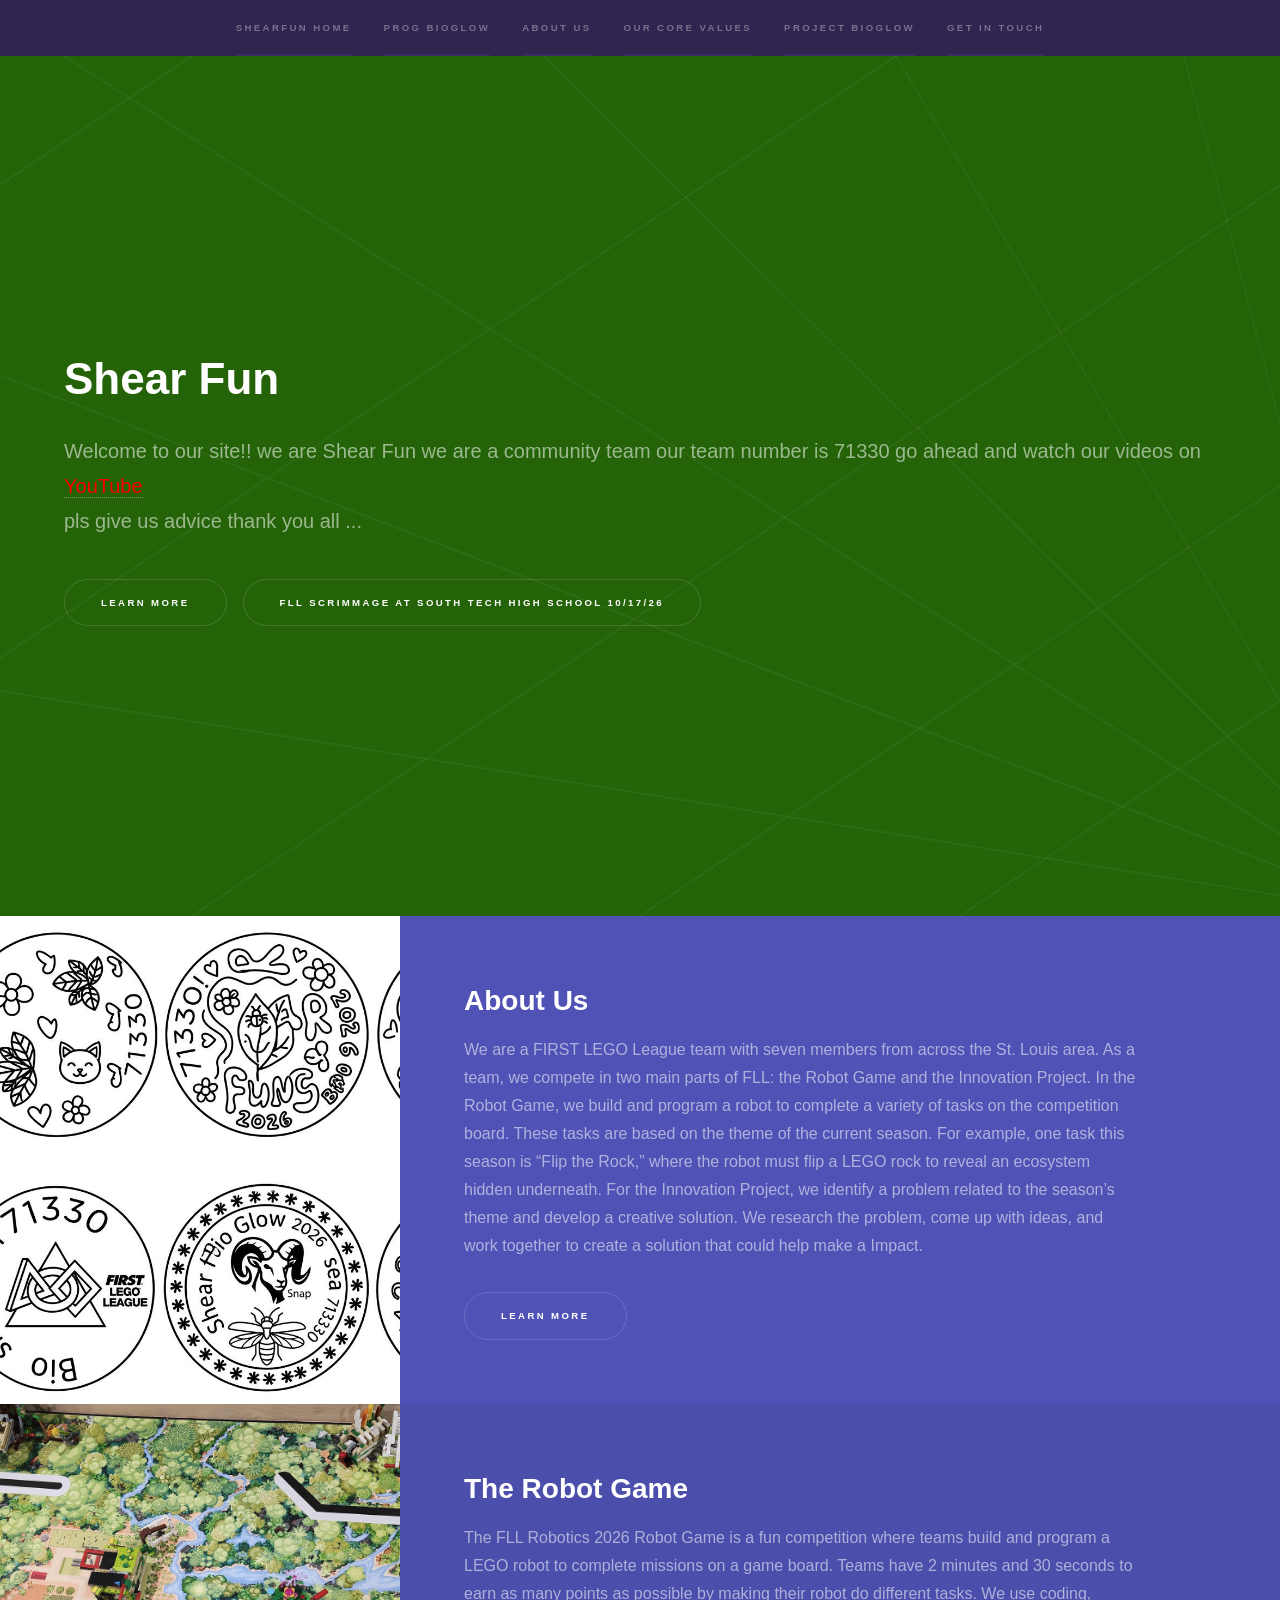
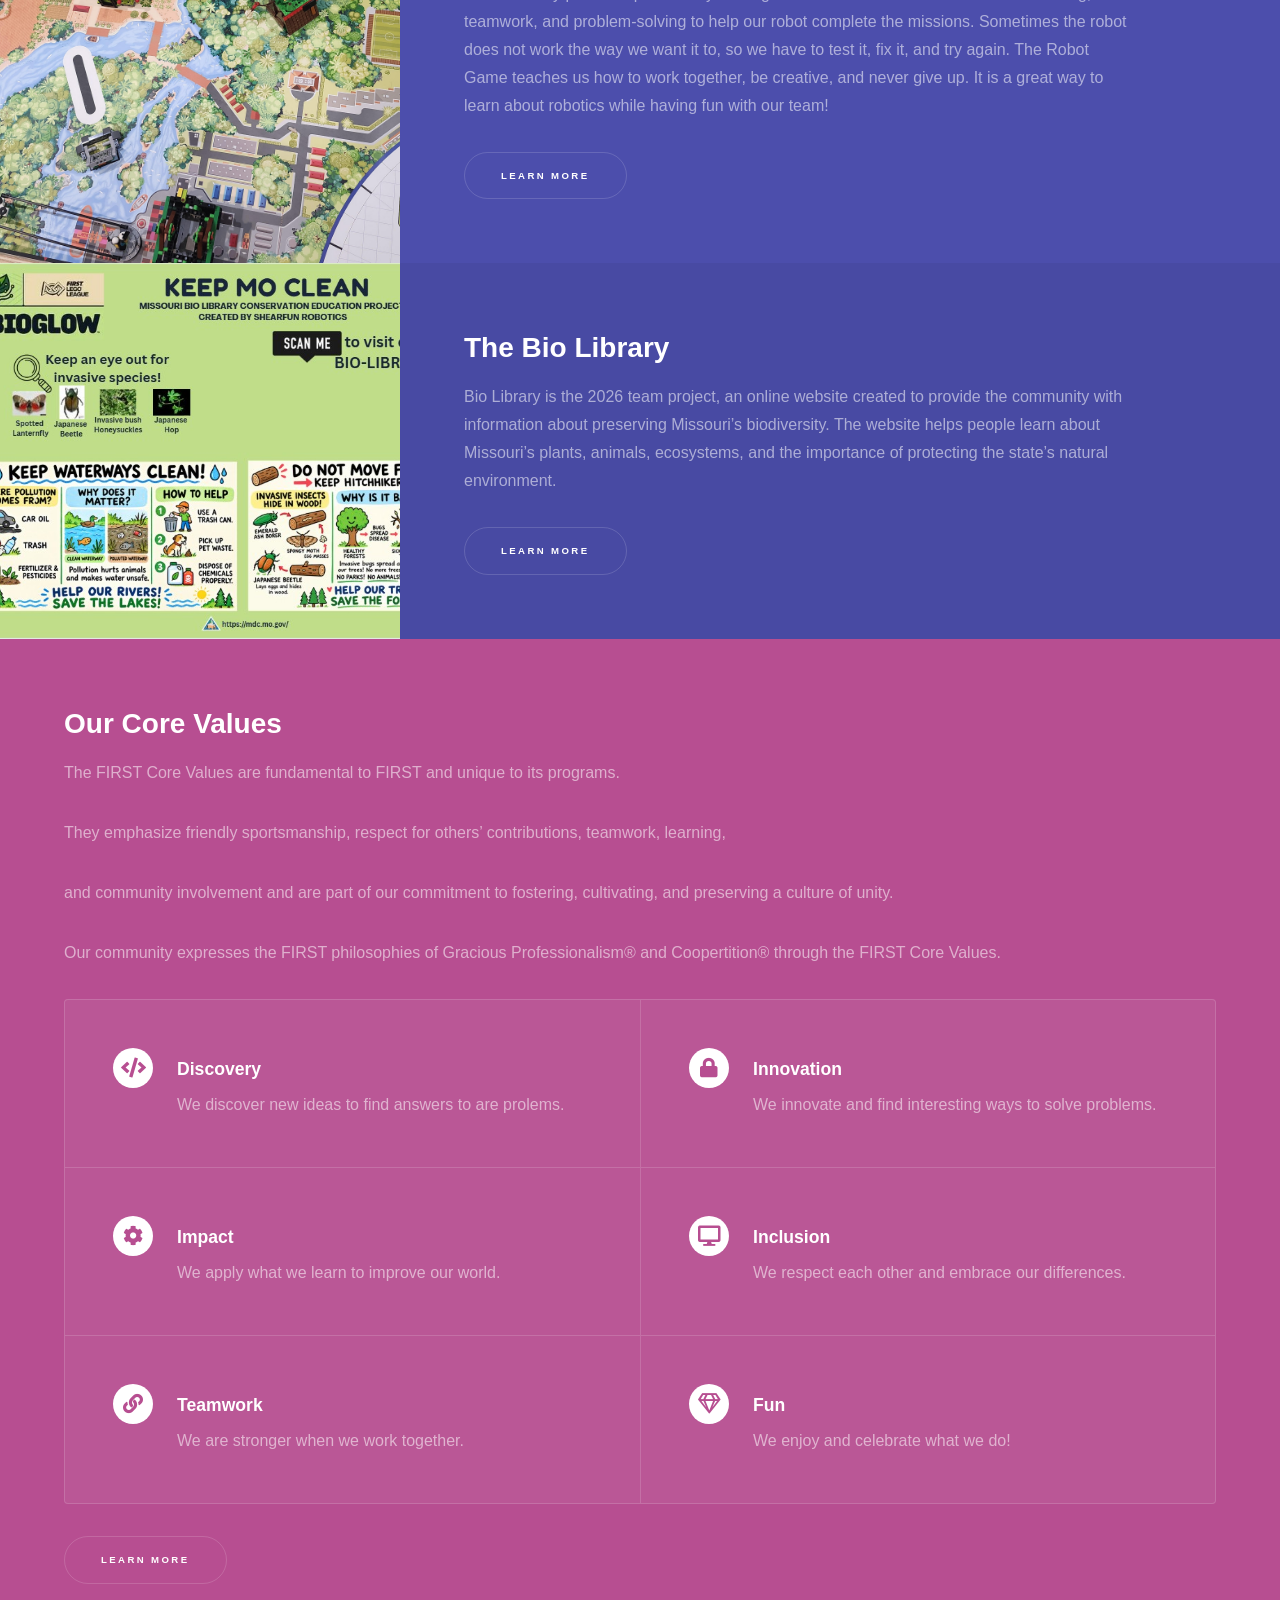
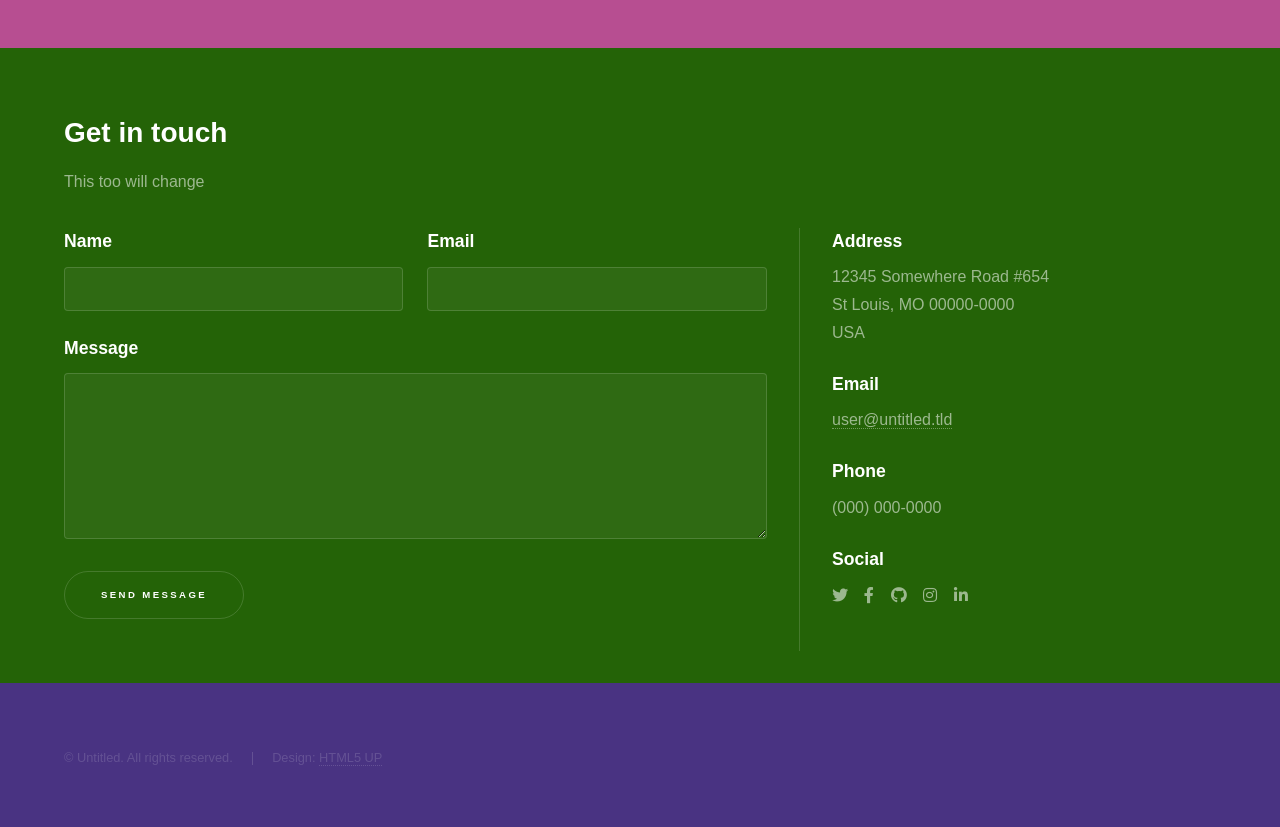
<file: index.html>
<!DOCTYPE HTML>
<!--
	Hyperspace by HTML5 UP
	html5up.net | @ajlkn
	Free for personal and commercial use under the CCA 3.0 license (html5up.net/license)
-->
<html>
	<head>
		<title>Shear Fun</title>
		<meta charset="utf-8" />
		<meta name="viewport" content="width=device-width, initial-scale=1, user-scalable=no" />
		<link rel="stylesheet" href="assets/css/main.css" />
		<noscript><link rel="stylesheet" href="assets/css/noscript.css" /></noscript>
	</head>
	<body class="is-preload">

		<!-- Sidebar -->
			<section id="sidebar">
				<div class="inner">
					<nav>
						<ul>
							<li><a href="index.html">ShearFun Home</a></li>
                            <li><a href="prog_bioglow.html">Prog Bioglow</a></li>
    						<li><a href="one.html">About Us</a></li>
							<li><a href="two.html">Our Core Values</a></li>
							<li><a href="prog_bioglow.html">Project Bioglow</a></li>
							<li><a href="four.html">Get in touch</a></li>
							<!--  <li><a href="Links.html">Links</a></li>-->
						</ul>
					</nav>
				</div>
			</section>

		<!-- Wrapper -->
			<div id="wrapper">

				<!-- Intro -->
					<section id="intro" class="wrapper style1 fullscreen fade-up">
						<div class="inner">
							<h1>Shear Fun</h1>
							<p>Welcome to our site!! we are Shear Fun we are a community team our team number is 71330 go ahead and watch our videos on <a href="https://www.youtube.com/channel/UCXS0x1T_vIO4-irNtNxXidA" style="color: #FF0000;">
    YouTube
</a>
<br />
							pls give us advice thank you all ... <!-- <a href="http://html5up.net/license">Creative Commons</a>.</p> --> 
							<ul class="actions">
								<li><a href="#one" class="button scrolly">Learn more</a></li>
								<li><a href="https://www.flickr.com/photos/ftcstlouis/albums/72177720336226936/" class="button scrolly">FLL Scrimmage at South Tech High School 10/17/26</a></li>
							</ul>
						</div>
					</section>

				<!-- One -->
					<section id="one" class="wrapper style2 spotlights">
  					  <section>
      					  <a href="one.html" class="image">
          					  <img src="images/Buttons.jpg" alt="" data-position="25% 25%" />
      					  </a>
       					 <div class="content">
           					 <div class="inner">
               					 <h2>About Us</h2>
               					 <p>We are a FIRST LEGO League team with seven members from across the St. Louis area. As a team, we compete in two main parts of FLL: the Robot Game and the Innovation Project.

In the Robot Game, we build and program a robot to complete a variety of tasks on the competition board. These tasks are based on the theme of the current season. For example, one task this season is “Flip the Rock,” where the robot must flip a LEGO rock to reveal an ecosystem hidden underneath.

For the Innovation Project, we identify a problem related to the season’s theme and develop a creative solution. We research the problem, come up with ideas, and work together to create a solution that could help make a Impact.</p>
              					  <ul class="actions">
                  					  <li><a href="one.html" class="button">Learn more</a></li>
               					 </ul>
           					 </div>
       					 </div>
   					 </section>
				
						<section>
							<a href="two.html" class="image">
								<img src="images/26field.jpg" alt="" data-position="top center" /></a>
							<div class="content">
								<div class="inner">
									<h2>The Robot Game</h2>
									<p>The FLL Robotics 2026 Robot Game is a fun competition where teams build and program a LEGO robot to complete missions on a game board. Teams have 2 minutes and 30 seconds to earn as many points as possible by making their robot do different tasks. We use coding, teamwork, and problem-solving to help our robot complete the missions. Sometimes the robot does not work the way we want it to, so we have to test it, fix it, and try again. The Robot Game teaches us how to work together, be creative, and never give up. It is a great way to learn about robotics while having fun with our team! </p>
									<ul class="actions">
										<li><a href="two.html" class="button">Learn more</a></li>
									</ul>
								</div>
							</div>
						</section>
						<section>
							<a href="Prog_Bioglow.html" class="image">
								<img src="images/pic03.jpg" alt="" data-position="25% 25%" /></a>
							<div class="content">
								<div class="inner">
									<h2>The Bio Library</h2>
									<p>Bio Library is the 2026 team project, an online website created to provide the community with information about preserving Missouri’s biodiversity. The website helps people learn about Missouri’s plants, animals, ecosystems, and the importance of protecting the state’s natural environment.</p>
									<ul class="actions">
										<li><a href="Bio_Library2.html" class="button">Learn more</a></li>
									</ul>
								</div>
							</div>
						</section>
				

				<!-- Two -->
					<section id="two" class="wrapper style3 fade-up">
						<div class="inner">
							<h2> Our Core Values</h2>
							<p>The FIRST Core Values are fundamental to FIRST and unique to its programs.</p> 
							<p>They emphasize friendly sportsmanship, respect for others’ contributions, teamwork, learning,</p>  
							<p>and community involvement and are part of our commitment to fostering, cultivating, and preserving a culture of unity.</p>
							<p>  </p>
							<p>Our community expresses the FIRST philosophies of Gracious Professionalism® and Coopertition® through the FIRST Core Values.</p>
							<div class="features">
								<section>
									<span class="icon solid major fa-code"></span>
									<h3>Discovery</h3>
									<p>We discover new ideas to find answers to are prolems.</p>
								</section>
								<section>
									<span class="icon solid major fa-lock"></span>
									<h3>Innovation</h3>
									<p>We innovate and find interesting ways to solve problems.</p>
								</section>
								<section>
									<span class="icon solid major fa-cog"></span>
									<h3>Impact</h3>
									<p>We apply what we learn to improve our world. </p>
								</section>
								<section>
									<span class="icon solid major fa-desktop"></span>
									<h3>Inclusion</h3>
									<p>We respect each other and embrace our differences.</p>
								</section>
								<section>
									<span class="icon solid major fa-link"></span>
									<h3>Teamwork</h3>
									<p>We are stronger when we work together.</p>
								</section>
								<section>
									<span class="icon major fa-gem"></span>
									<h3>Fun</h3>
									<p>We enjoy and celebrate what we do!</p>
								</section>
							</div>
							<ul class="actions">
								<li><a href="https://firstlegoleague.org/" class="button">Learn more</a></li>
							</ul>
						</div>
					</section>
				
				<!-- three-->
				<!--
					<section id="three" class="wrapper style2 spotlights">
						<section>
							<a href="#" class="image"><img src="images/pic04.jpg" alt="" data-position="center center" /></a>
							<div class="content">
								<div class="inner">
									<h2>new</h2>
									<p>Add Add Add 1</p>
									<ul class="actions">
										<li><a href="one.html" class="button">Learn more</a></li>
									</ul>
								</div>
							</div>
						</section>
						<section>
							<a href="#" class="image"><img src="images/pic02.jpg" alt="" data-position="top center" /></a>
							<div class="content">
								<div class="inner">
									<h2>new2</h2>
									<p>Add Add Add 2</p>
									<ul class="actions">
										<li><a href="Prog_Bioglow.html" class="button">Learn more</a></li>
									</ul>
								</div>
							</div>
						</section>
						<section>
							<a href="#" class="image"><img src="images/pic06.jpg" alt="" data-position="25% 25%" /></a>
							<div class="content">
								<div class="inner">
									<h2>new3</h2>
									<p>Add Add Add 3.</p>
									<ul class="actions">
										<li><a href="generic.html" class="button">Learn more</a></li>
									</ul>
								</div>
							</div>
						</section>
					</section>
				--> 
				
				<!-- four -->
					<section id="four" class="wrapper style1 fade-up">
						<div class="inner">
							<h2>Get in touch</h2>
							<p>This too will change</p>
							<div class="split style1">
								<section>
									<form method="post" action="#">
										<div class="fields">
											<div class="field half">
												<label for="name">Name</label>
												<input type="text" name="name" id="name" />
											</div>
											<div class="field half">
												<label for="email">Email</label>
												<input type="text" name="email" id="email" />
											</div>
											<div class="field">
												<label for="message">Message</label>
												<textarea name="message" id="message" rows="5"></textarea>
											</div>
										</div>
										<ul class="actions">
											<li><a href="" class="button submit">Send Message</a></li>
										</ul>
									</form>
								</section>
								<section>
									<ul class="contact">
										<li>
											<h3>Address</h3>
											<span>12345 Somewhere Road #654<br />
											St Louis, MO 00000-0000<br />
											USA</span>
										</li>
										<li>
											<h3>Email</h3>
											<a href="#">user@untitled.tld</a>
										</li>
										<li>
											<h3>Phone</h3>
											<span>(000) 000-0000</span>
										</li>
										<li>
											<h3>Social</h3>
											<ul class="icons">
												<li><a href="#" class="icon brands fa-twitter"><span class="label">Twitter</span></a></li>
												<li><a href="#" class="icon brands fa-facebook-f"><span class="label">Facebook</span></a></li>
												<li><a href="#" class="icon brands fa-github"><span class="label">GitHub</span></a></li>
												<li><a href="#" class="icon brands fa-instagram"><span class="label">Instagram</span></a></li>
												<li><a href="#" class="icon brands fa-linkedin-in"><span class="label">LinkedIn</span></a></li>
											</ul>
										</li>
									</ul>
								</section>
							</div>
						</div>
					</section>

			</div>

		<!-- Footer -->
			<footer id="footer" class="wrapper style1-alt">
				<div class="inner">
					<ul class="menu">
						<li>&copy; Untitled. All rights reserved.</li><li>Design: <a href="http://html5up.net">HTML5 UP</a></li>
					</ul>
				</div>
			</footer>

		<!-- Scripts -->
			<script src="assets/js/jquery.min.js"></script>
			<script src="assets/js/jquery.scrollex.min.js"></script>
			<script src="assets/js/jquery.scrolly.min.js"></script>
			<script src="assets/js/browser.min.js"></script>
			<script src="assets/js/breakpoints.min.js"></script>
			<script src="assets/js/util.js"></script>
			<script src="assets/js/main.js"></script>

	</body>
</html>
</file>
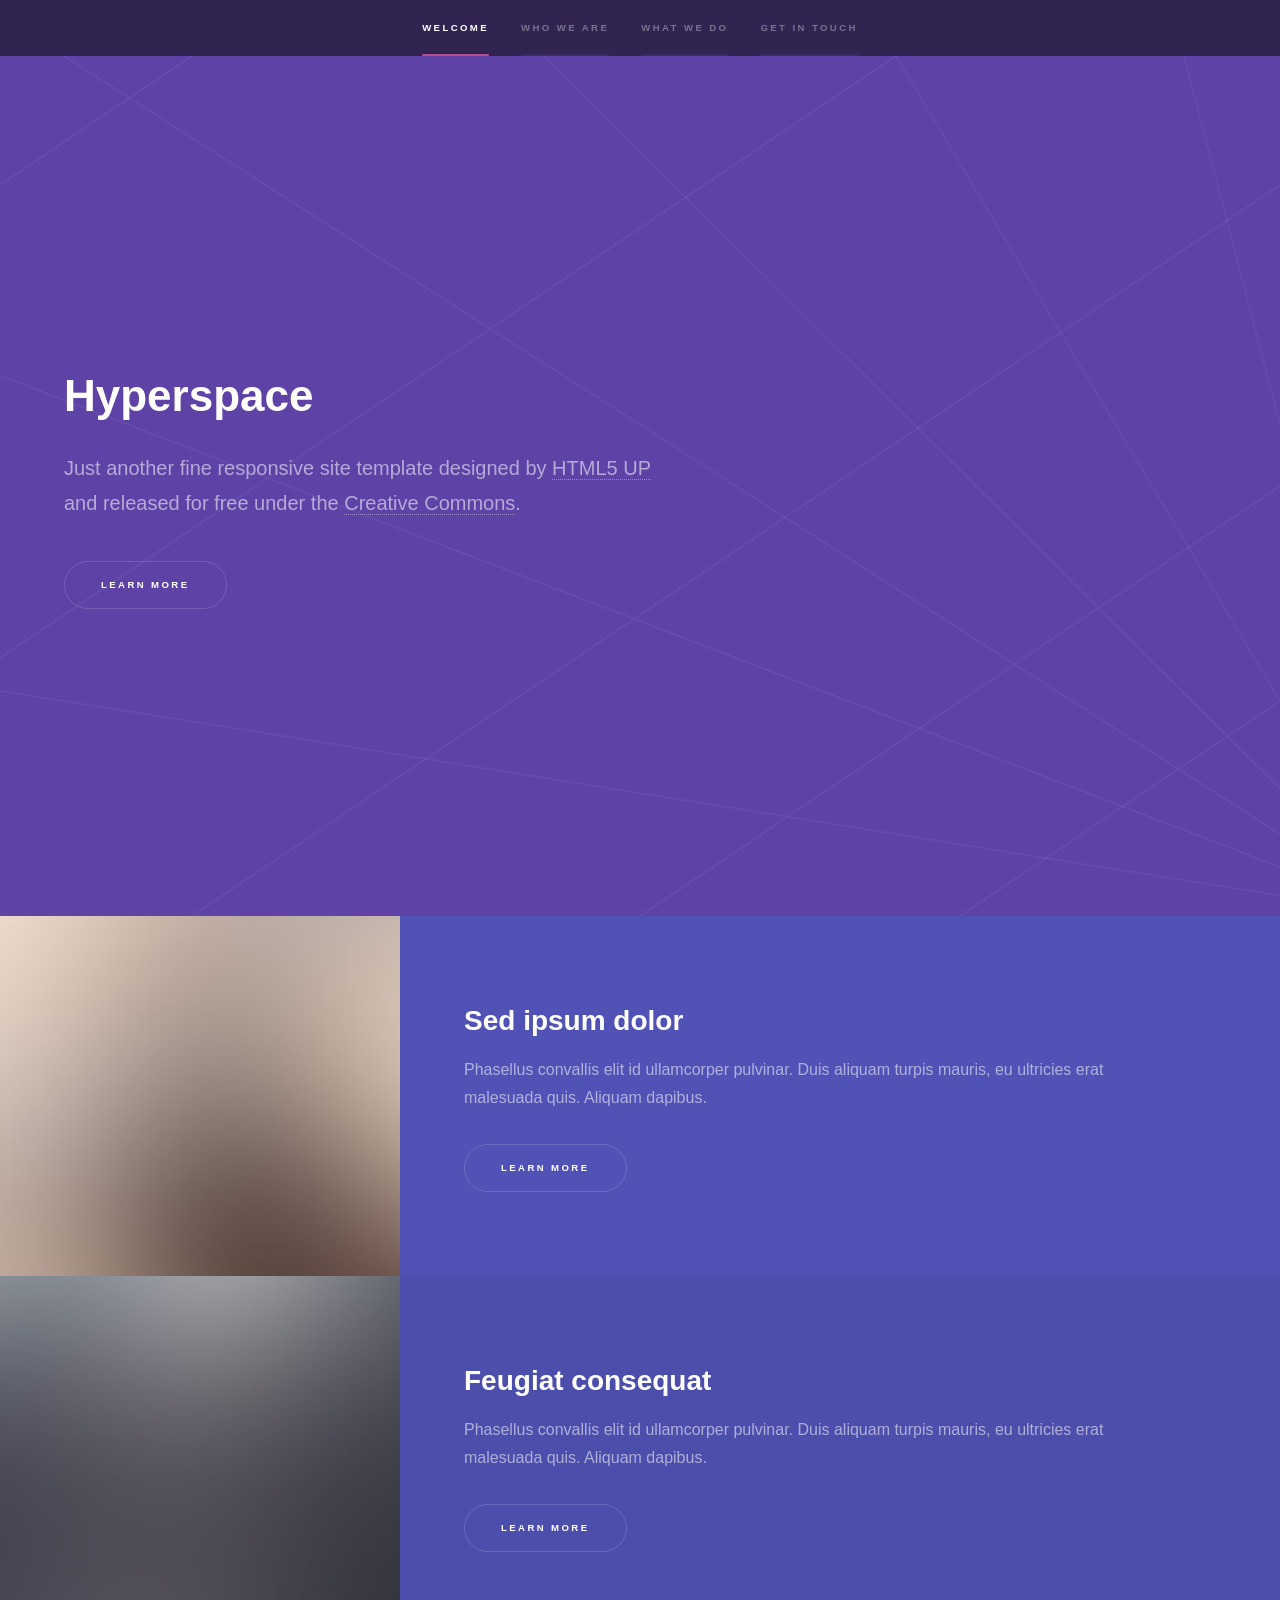
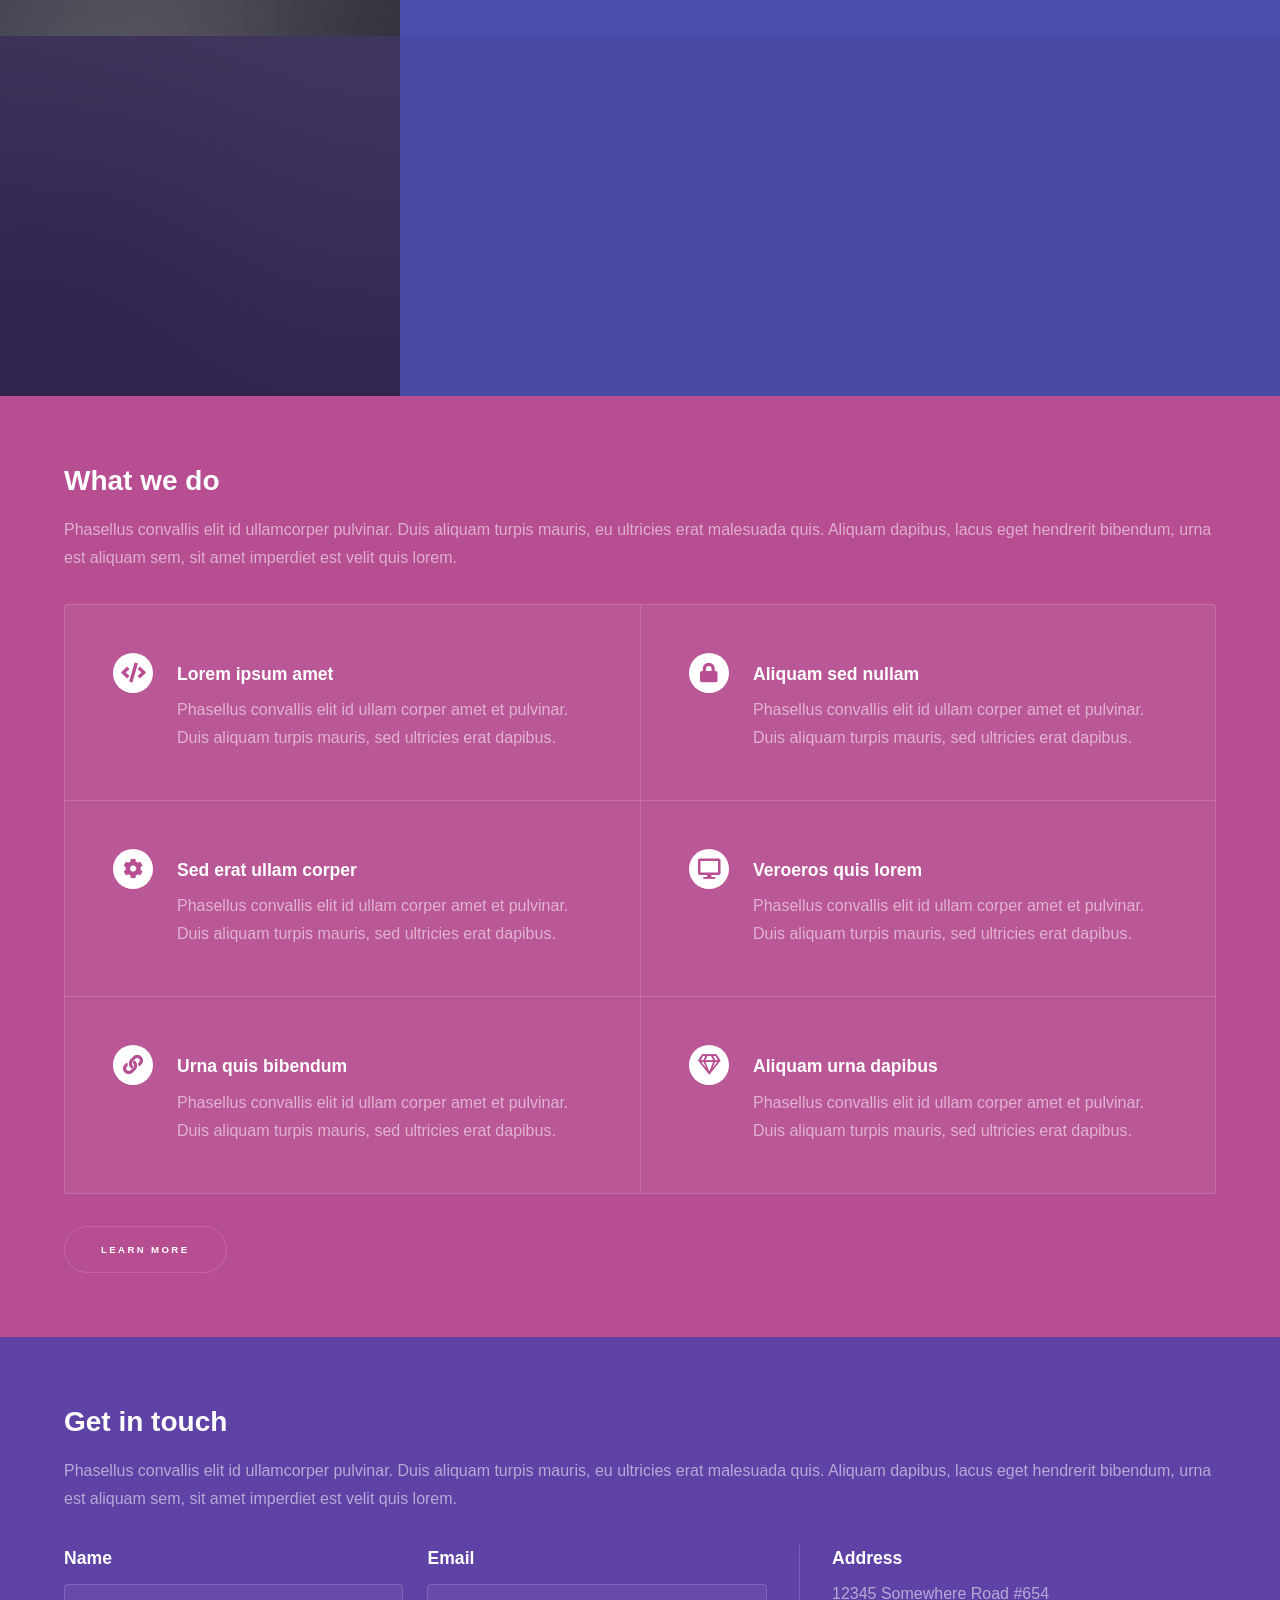
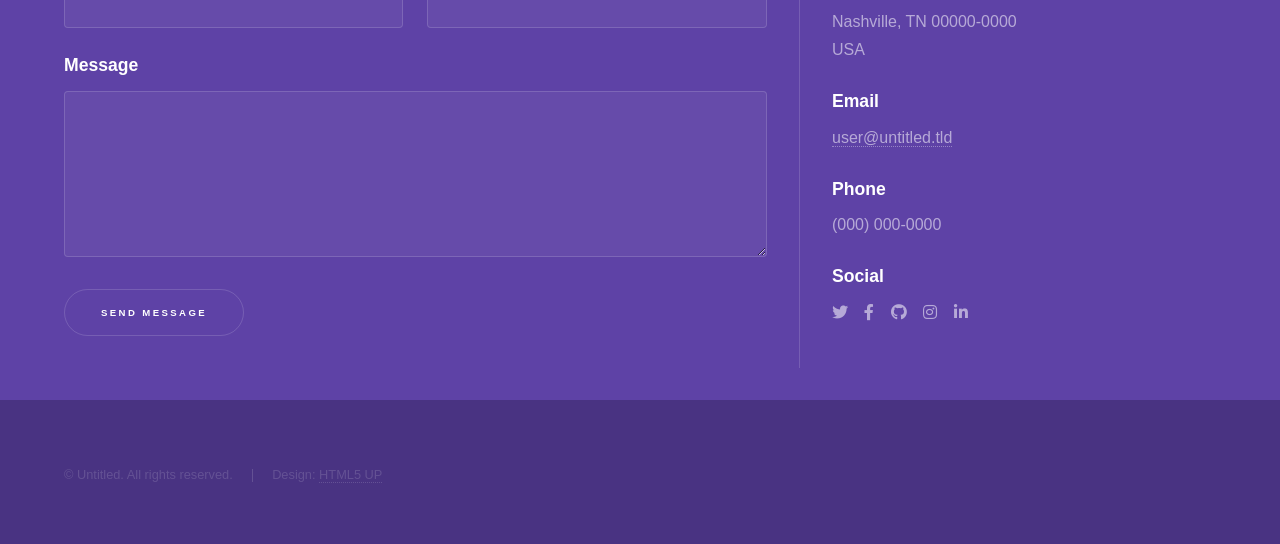
<file: html5up-hyperspace/index.html>
<!DOCTYPE HTML>
<!--
	Hyperspace by HTML5 UP
	html5up.net | @ajlkn
	Free for personal and commercial use under the CCA 3.0 license (html5up.net/license)
-->
<html>
	<head>
		<title>Hyperspace by HTML5 UP</title>
		<meta charset="utf-8" />
		<meta name="viewport" content="width=device-width, initial-scale=1, user-scalable=no" />
		<link rel="stylesheet" href="assets/css/main.css" />
		<noscript><link rel="stylesheet" href="assets/css/noscript.css" /></noscript>
	</head>
	<body class="is-preload">

		<!-- Sidebar -->
			<section id="sidebar">
				<div class="inner">
					<nav>
						<ul>
							<li><a href="#intro">Welcome</a></li>
							<li><a href="#one">Who we are</a></li>
							<li><a href="#two">What we do</a></li>
							<li><a href="#three">Get in touch</a></li>
						</ul>
					</nav>
				</div>
			</section>

		<!-- Wrapper -->
			<div id="wrapper">

				<!-- Intro -->
					<section id="intro" class="wrapper style1 fullscreen fade-up">
						<div class="inner">
							<h1>Hyperspace</h1>
							<p>Just another fine responsive site template designed by <a href="http://html5up.net">HTML5 UP</a><br />
							and released for free under the <a href="http://html5up.net/license">Creative Commons</a>.</p>
							<ul class="actions">
								<li><a href="#one" class="button scrolly">Learn more</a></li>
							</ul>
						</div>
					</section>

				<!-- One -->
					<section id="one" class="wrapper style2 spotlights">
						<section>
							<a href="#" class="image"><img src="images/pic01.jpg" alt="" data-position="center center" /></a>
							<div class="content">
								<div class="inner">
									<h2>Sed ipsum dolor</h2>
									<p>Phasellus convallis elit id ullamcorper pulvinar. Duis aliquam turpis mauris, eu ultricies erat malesuada quis. Aliquam dapibus.</p>
									<ul class="actions">
										<li><a href="generic.html" class="button">Learn more</a></li>
									</ul>
								</div>
							</div>
						</section>
						<section>
							<a href="#" class="image"><img src="images/pic02.jpg" alt="" data-position="top center" /></a>
							<div class="content">
								<div class="inner">
									<h2>Feugiat consequat</h2>
									<p>Phasellus convallis elit id ullamcorper pulvinar. Duis aliquam turpis mauris, eu ultricies erat malesuada quis. Aliquam dapibus.</p>
									<ul class="actions">
										<li><a href="generic.html" class="button">Learn more</a></li>
									</ul>
								</div>
							</div>
						</section>
						<section>
							<a href="#" class="image"><img src="images/pic03.jpg" alt="" data-position="25% 25%" /></a>
							<div class="content">
								<div class="inner">
									<h2>Ultricies aliquam</h2>
									<p>Phasellus convallis elit id ullamcorper pulvinar. Duis aliquam turpis mauris, eu ultricies erat malesuada quis. Aliquam dapibus.</p>
									<ul class="actions">
										<li><a href="generic.html" class="button">Learn more</a></li>
									</ul>
								</div>
							</div>
						</section>
					</section>

				<!-- Two -->
					<section id="two" class="wrapper style3 fade-up">
						<div class="inner">
							<h2>What we do</h2>
							<p>Phasellus convallis elit id ullamcorper pulvinar. Duis aliquam turpis mauris, eu ultricies erat malesuada quis. Aliquam dapibus, lacus eget hendrerit bibendum, urna est aliquam sem, sit amet imperdiet est velit quis lorem.</p>
							<div class="features">
								<section>
									<span class="icon solid major fa-code"></span>
									<h3>Lorem ipsum amet</h3>
									<p>Phasellus convallis elit id ullam corper amet et pulvinar. Duis aliquam turpis mauris, sed ultricies erat dapibus.</p>
								</section>
								<section>
									<span class="icon solid major fa-lock"></span>
									<h3>Aliquam sed nullam</h3>
									<p>Phasellus convallis elit id ullam corper amet et pulvinar. Duis aliquam turpis mauris, sed ultricies erat dapibus.</p>
								</section>
								<section>
									<span class="icon solid major fa-cog"></span>
									<h3>Sed erat ullam corper</h3>
									<p>Phasellus convallis elit id ullam corper amet et pulvinar. Duis aliquam turpis mauris, sed ultricies erat dapibus.</p>
								</section>
								<section>
									<span class="icon solid major fa-desktop"></span>
									<h3>Veroeros quis lorem</h3>
									<p>Phasellus convallis elit id ullam corper amet et pulvinar. Duis aliquam turpis mauris, sed ultricies erat dapibus.</p>
								</section>
								<section>
									<span class="icon solid major fa-link"></span>
									<h3>Urna quis bibendum</h3>
									<p>Phasellus convallis elit id ullam corper amet et pulvinar. Duis aliquam turpis mauris, sed ultricies erat dapibus.</p>
								</section>
								<section>
									<span class="icon major fa-gem"></span>
									<h3>Aliquam urna dapibus</h3>
									<p>Phasellus convallis elit id ullam corper amet et pulvinar. Duis aliquam turpis mauris, sed ultricies erat dapibus.</p>
								</section>
							</div>
							<ul class="actions">
								<li><a href="generic.html" class="button">Learn more</a></li>
							</ul>
						</div>
					</section>

				<!-- Three -->
					<section id="three" class="wrapper style1 fade-up">
						<div class="inner">
							<h2>Get in touch</h2>
							<p>Phasellus convallis elit id ullamcorper pulvinar. Duis aliquam turpis mauris, eu ultricies erat malesuada quis. Aliquam dapibus, lacus eget hendrerit bibendum, urna est aliquam sem, sit amet imperdiet est velit quis lorem.</p>
							<div class="split style1">
								<section>
									<form method="post" action="#">
										<div class="fields">
											<div class="field half">
												<label for="name">Name</label>
												<input type="text" name="name" id="name" />
											</div>
											<div class="field half">
												<label for="email">Email</label>
												<input type="text" name="email" id="email" />
											</div>
											<div class="field">
												<label for="message">Message</label>
												<textarea name="message" id="message" rows="5"></textarea>
											</div>
										</div>
										<ul class="actions">
											<li><a href="" class="button submit">Send Message</a></li>
										</ul>
									</form>
								</section>
								<section>
									<ul class="contact">
										<li>
											<h3>Address</h3>
											<span>12345 Somewhere Road #654<br />
											Nashville, TN 00000-0000<br />
											USA</span>
										</li>
										<li>
											<h3>Email</h3>
											<a href="#">user@untitled.tld</a>
										</li>
										<li>
											<h3>Phone</h3>
											<span>(000) 000-0000</span>
										</li>
										<li>
											<h3>Social</h3>
											<ul class="icons">
												<li><a href="#" class="icon brands fa-twitter"><span class="label">Twitter</span></a></li>
												<li><a href="#" class="icon brands fa-facebook-f"><span class="label">Facebook</span></a></li>
												<li><a href="#" class="icon brands fa-github"><span class="label">GitHub</span></a></li>
												<li><a href="#" class="icon brands fa-instagram"><span class="label">Instagram</span></a></li>
												<li><a href="#" class="icon brands fa-linkedin-in"><span class="label">LinkedIn</span></a></li>
											</ul>
										</li>
									</ul>
								</section>
							</div>
						</div>
					</section>

			</div>

		<!-- Footer -->
			<footer id="footer" class="wrapper style1-alt">
				<div class="inner">
					<ul class="menu">
						<li>&copy; Untitled. All rights reserved.</li><li>Design: <a href="http://html5up.net">HTML5 UP</a></li>
					</ul>
				</div>
			</footer>

		<!-- Scripts -->
			<script src="assets/js/jquery.min.js"></script>
			<script src="assets/js/jquery.scrollex.min.js"></script>
			<script src="assets/js/jquery.scrolly.min.js"></script>
			<script src="assets/js/browser.min.js"></script>
			<script src="assets/js/breakpoints.min.js"></script>
			<script src="assets/js/util.js"></script>
			<script src="assets/js/main.js"></script>

	</body>
</html>
</file>
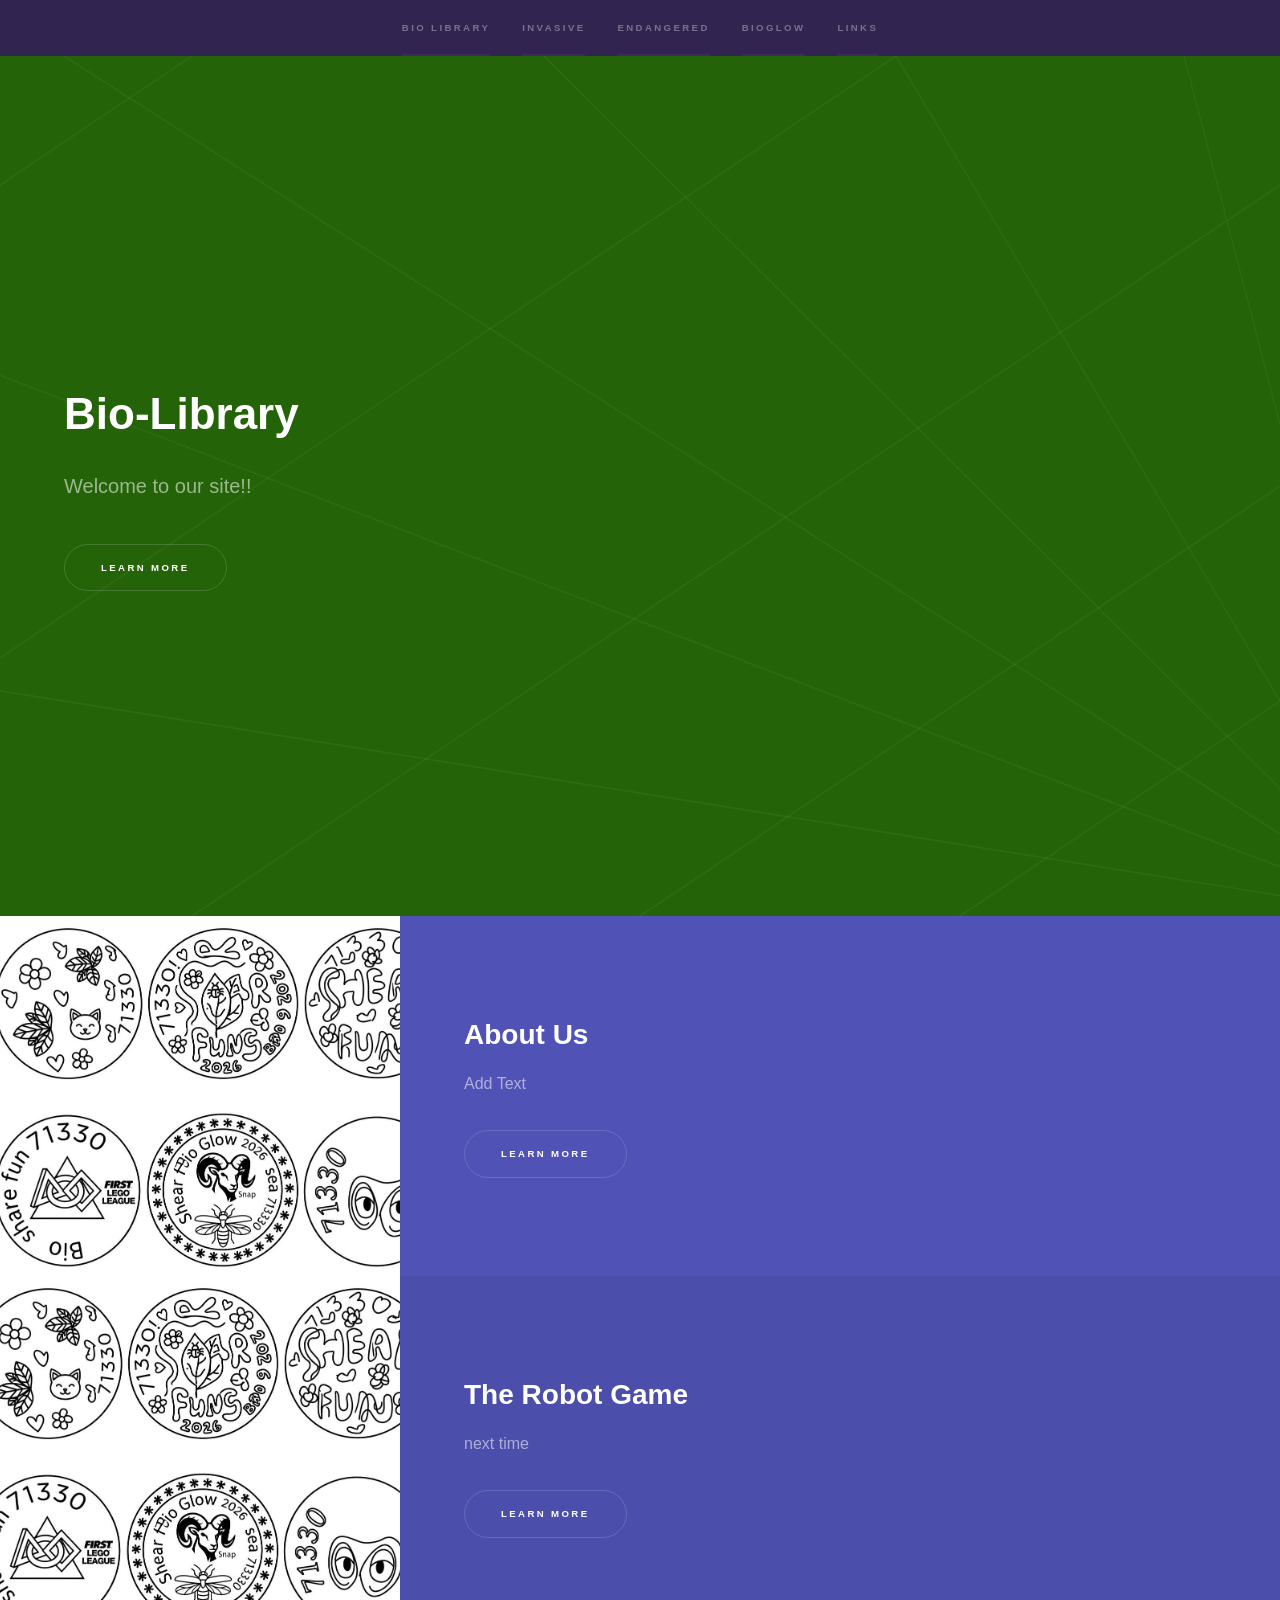
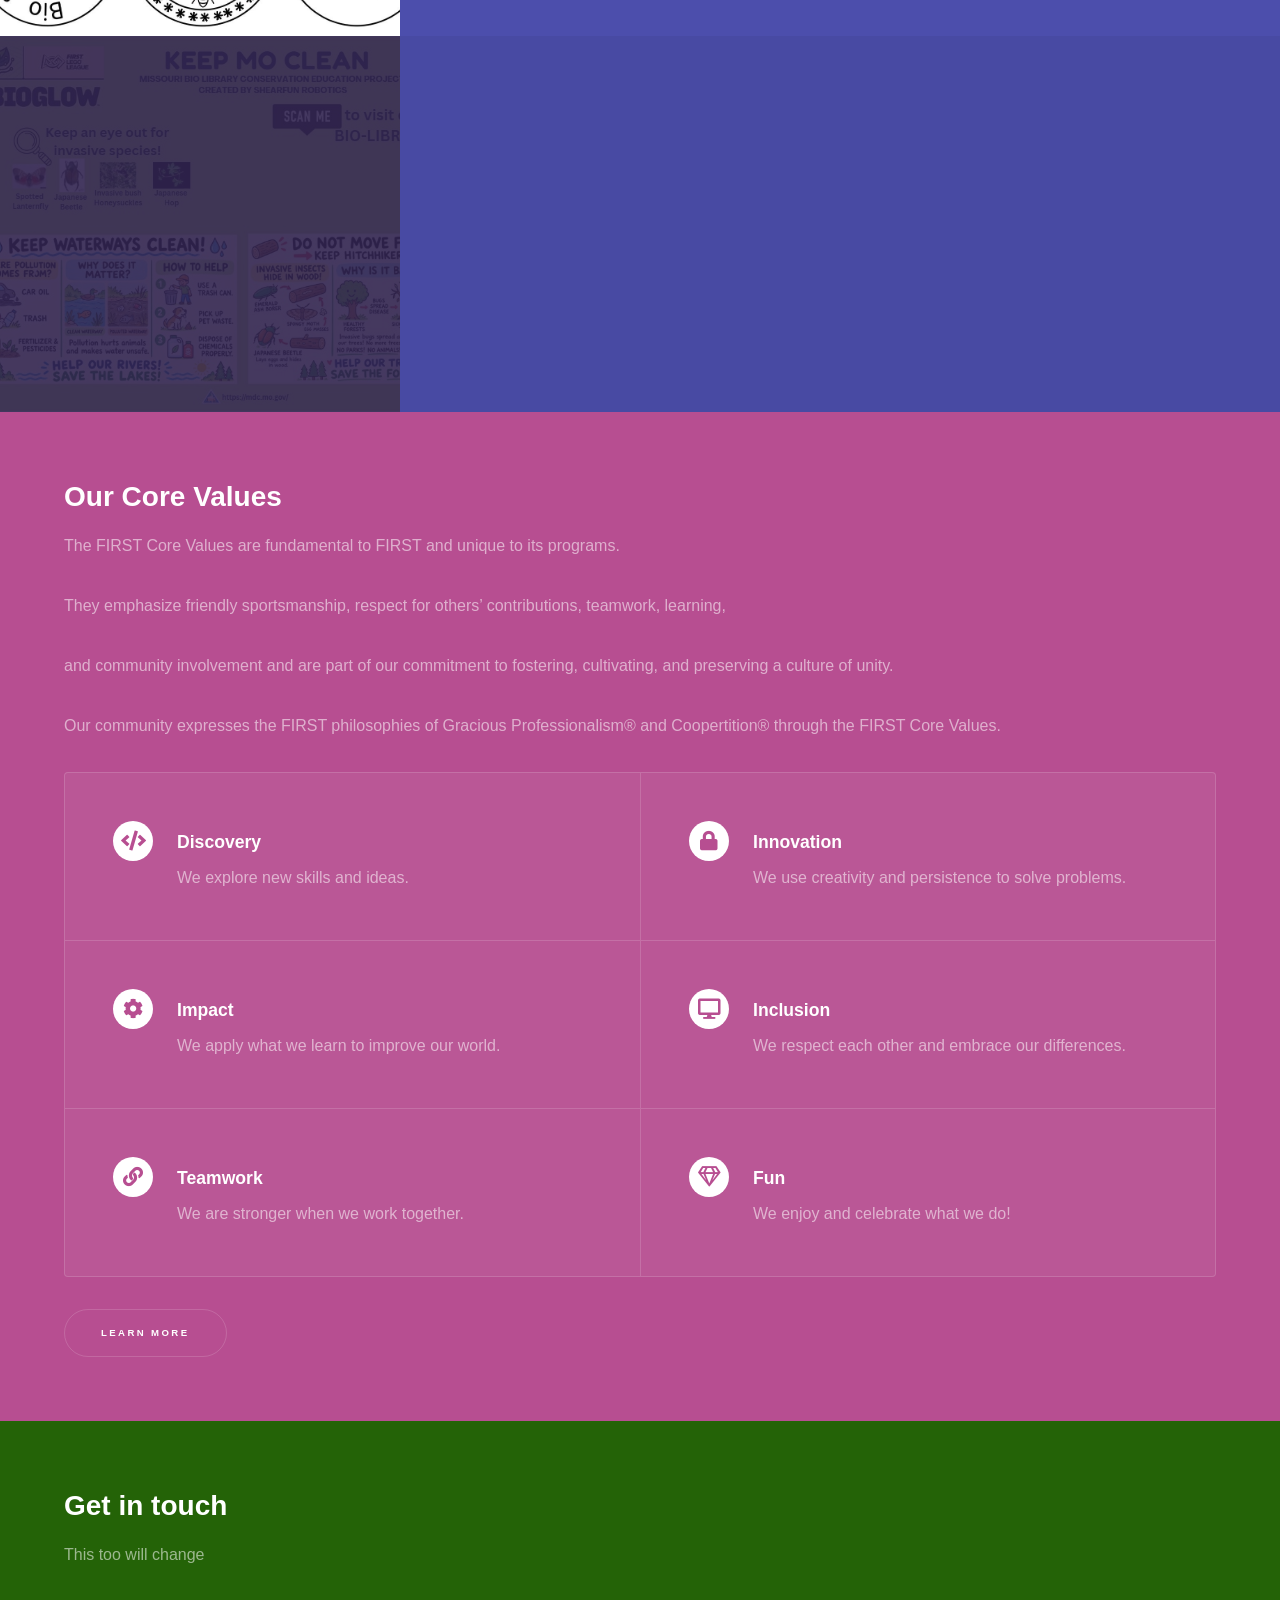
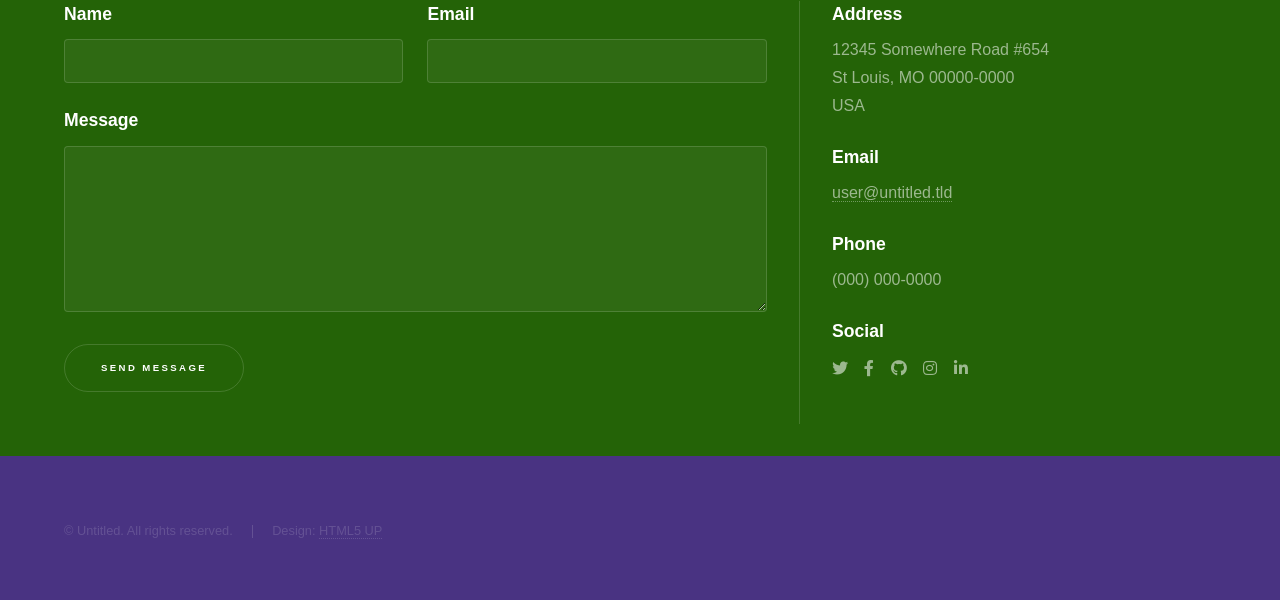
<file: Bio_Library.html>
<!DOCTYPE HTML>
<!--
	Hyperspace by HTML5 UP
	html5up.net | @ajlkn
	Free for personal and commercial use under the CCA 3.0 license (html5up.net/license)
-->
<!--
  Bio-Library is an FLL project created by ShearFun 71330. 
  This website will have six pages, listed on the side for easy navigation. 
  The pages will be organized and numbered from One–Six in the code.
-->
<html>
	<head>
		<title>Bio-Library</title>
		<meta charset="utf-8" />
		<meta name="viewport" content="width=device-width, initial-scale=1, user-scalable=no" />
		<link rel="stylesheet" href="assets/css/main.css" />
		<noscript><link rel="stylesheet" href="assets/css/noscript.css" /></noscript>
	</head>
	<body class="is-preload">

		<!-- Sidebar -->
			<section id="sidebar">
				<div class="inner">
					<nav>
						<ul>
							<li><a href="#Bio_Library">Bio Library</a></li> 
							<li><a href="#Prog_Invasive">Invasive</a></li> 
							<li><a href="#Prog_Endangered">Endangered</a></li>  
							<li><a href="#Prog_Bioglow" >Bioglow</a></li>  
							<li><a href="#Links">Links</a></li>
						</ul>
					</nav>
				</div>
			</section>

		<!-- Wrapper -->
			<div id="wrapper">

				<!-- Intro -->
					<section id="intro" class="wrapper style1 fullscreen fade-up">
						<div class="inner">
							<h1>Bio-Library</h1>
							<p>Welcome to our site!!    </p> 
							<ul class="actions">
								<li><a href="#one" class="button scrolly">Learn more</a></li>
							</ul>
						</div>
					</section>

				<!-- One -->
					<section id="one" class="wrapper style2 spotlights">
  					  <section>
      					  <a href="one.html" class="image">
          					  <img src="images/Buttons.jpg" alt="" data-position="25% 25%" />
      					  </a>
       					 <div class="content">
           					 <div class="inner">
               					 <h2>About Us</h2>
               					 <p>Add Text</p>
              					  <ul class="actions">
                  					  <li><a href="New.html" class="button">Learn more</a></li>
               					 </ul>
           					 </div>
       					 </div>
   					 </section>
				
						<section>
							<a href="two.html" class="image">
								<img src="images/Buttons.jpg" alt="" data-position="top center" /></a>
							<div class="content">
								<div class="inner">
									<h2>The Robot Game</h2>
									<p>next time </p>
									<ul class="actions">
										<li><a href="two.html" class="button">Learn more</a></li>
									</ul>
								</div>
							</div>
						</section>
						<section>
							<a href="Prog_Bioglow.html" class="image">
								<img src="images/pic03.jpg" alt="" data-position="25% 25%" /></a>
							<div class="content">
								<div class="inner">
									<h2>The Bio Library</h2>
									<p>Bio Library is the 2026 team project, an online website created to provide the community with information about preserving Missouri’s biodiversity. The website helps people learn about Missouri’s plants, animals, ecosystems, and the importance of protecting the state’s natural environment.</p>
									<ul class="actions">
										<li><a href="Prog_Bioglow.html" class="button">Learn more</a></li>
									</ul>
								</div>
							</div>
						</section>
				

				<!-- Two -->
					<section id="two" class="wrapper style3 fade-up">
						<div class="inner">
							<h2> Our Core Values</h2>
							<p>The FIRST Core Values are fundamental to FIRST and unique to its programs.</p> 
							<p>They emphasize friendly sportsmanship, respect for others’ contributions, teamwork, learning,</p>  
							<p>and community involvement and are part of our commitment to fostering, cultivating, and preserving a culture of unity.</p>
							<p>  </p>
							<p>Our community expresses the FIRST philosophies of Gracious Professionalism® and Coopertition® through the FIRST Core Values.</p>
							<div class="features">
								<section>
									<span class="icon solid major fa-code"></span>
									<h3>Discovery</h3>
									<p>We explore new skills and ideas.</p>
								</section>
								<section>
									<span class="icon solid major fa-lock"></span>
									<h3>Innovation</h3>
									<p>We use creativity and persistence to solve problems.</p>
								</section>
								<section>
									<span class="icon solid major fa-cog"></span>
									<h3>Impact</h3>
									<p>We apply what we learn to improve our world. </p>
								</section>
								<section>
									<span class="icon solid major fa-desktop"></span>
									<h3>Inclusion</h3>
									<p>We respect each other and embrace our differences.</p>
								</section>
								<section>
									<span class="icon solid major fa-link"></span>
									<h3>Teamwork</h3>
									<p>We are stronger when we work together.</p>
								</section>
								<section>
									<span class="icon major fa-gem"></span>
									<h3>Fun</h3>
									<p>We enjoy and celebrate what we do!</p>
								</section>
							</div>
							<ul class="actions">
								<li><a href="https://firstlegoleague.org/" class="button">Learn more</a></li>
							</ul>
						</div>
					</section>
				
				<!-- three-->
				<!--
					<section id="three" class="wrapper style2 spotlights">
						<section>
							<a href="#" class="image"><img src="images/pic04.jpg" alt="" data-position="center center" /></a>
							<div class="content">
								<div class="inner">
									<h2>new</h2>
									<p>Add Add Add 1</p>
									<ul class="actions">
										<li><a href="one.html" class="button">Learn more</a></li>
									</ul>
								</div>
							</div>
						</section>
						<section>
							<a href="#" class="image"><img src="images/pic02.jpg" alt="" data-position="top center" /></a>
							<div class="content">
								<div class="inner">
									<h2>new2</h2>
									<p>Add Add Add 2</p>
									<ul class="actions">
										<li><a href="Prog_Bioglow.html" class="button">Learn more</a></li>
									</ul>
								</div>
							</div>
						</section>
						<section>
							<a href="#" class="image"><img src="images/pic06.jpg" alt="" data-position="25% 25%" /></a>
							<div class="content">
								<div class="inner">
									<h2>new3</h2>
									<p>Add Add Add 3.</p>
									<ul class="actions">
										<li><a href="generic.html" class="button">Learn more</a></li>
									</ul>
								</div>
							</div>
						</section>
					</section>
				--> 
				
				<!-- four -->
					<section id="four" class="wrapper style1 fade-up">
						<div class="inner">
							<h2>Get in touch</h2>
							<p>This too will change</p>
							<div class="split style1">
								<section>
									<form method="post" action="#">
										<div class="fields">
											<div class="field half">
												<label for="name">Name</label>
												<input type="text" name="name" id="name" />
											</div>
											<div class="field half">
												<label for="email">Email</label>
												<input type="text" name="email" id="email" />
											</div>
											<div class="field">
												<label for="message">Message</label>
												<textarea name="message" id="message" rows="5"></textarea>
											</div>
										</div>
										<ul class="actions">
											<li><a href="" class="button submit">Send Message</a></li>
										</ul>
									</form>
								</section>
								<section>
									<ul class="contact">
										<li>
											<h3>Address</h3>
											<span>12345 Somewhere Road #654<br />
											St Louis, MO 00000-0000<br />
											USA</span>
										</li>
										<li>
											<h3>Email</h3>
											<a href="#">user@untitled.tld</a>
										</li>
										<li>
											<h3>Phone</h3>
											<span>(000) 000-0000</span>
										</li>
										<li>
											<h3>Social</h3>
											<ul class="icons">
												<li><a href="#" class="icon brands fa-twitter"><span class="label">Twitter</span></a></li>
												<li><a href="#" class="icon brands fa-facebook-f"><span class="label">Facebook</span></a></li>
												<li><a href="#" class="icon brands fa-github"><span class="label">GitHub</span></a></li>
												<li><a href="#" class="icon brands fa-instagram"><span class="label">Instagram</span></a></li>
												<li><a href="#" class="icon brands fa-linkedin-in"><span class="label">LinkedIn</span></a></li>
											</ul>
										</li>
									</ul>
								</section>
							</div>
						</div>
					</section>

			</div>

		<!-- Footer -->
			<footer id="footer" class="wrapper style1-alt">
				<div class="inner">
					<ul class="menu">
						<li>&copy; Untitled. All rights reserved.</li><li>Design: <a href="http://html5up.net">HTML5 UP</a></li>
					</ul>
				</div>
			</footer>

		<!-- Scripts -->
			<script src="assets/js/jquery.min.js"></script>
			<script src="assets/js/jquery.scrollex.min.js"></script>
			<script src="assets/js/jquery.scrolly.min.js"></script>
			<script src="assets/js/browser.min.js"></script>
			<script src="assets/js/breakpoints.min.js"></script>
			<script src="assets/js/util.js"></script>
			<script src="assets/js/main.js"></script>

	</body>
</html>
</file>
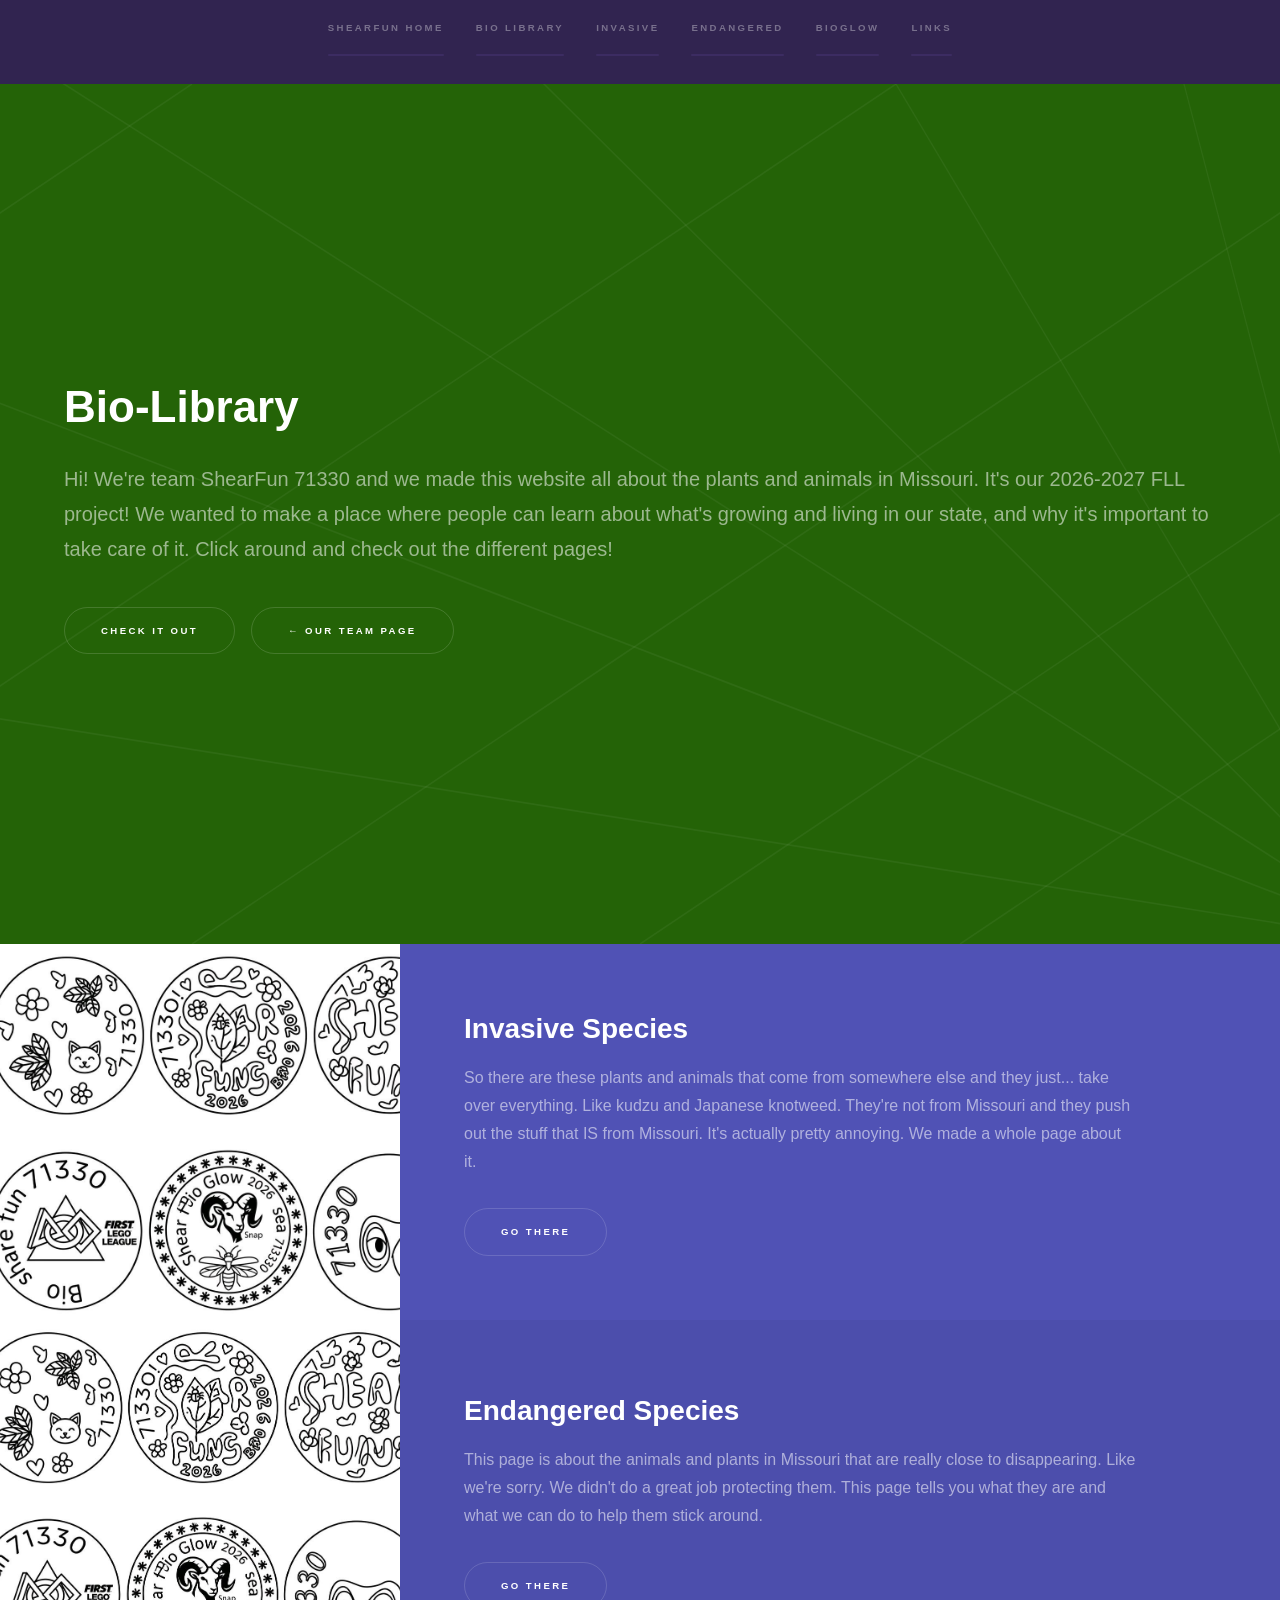
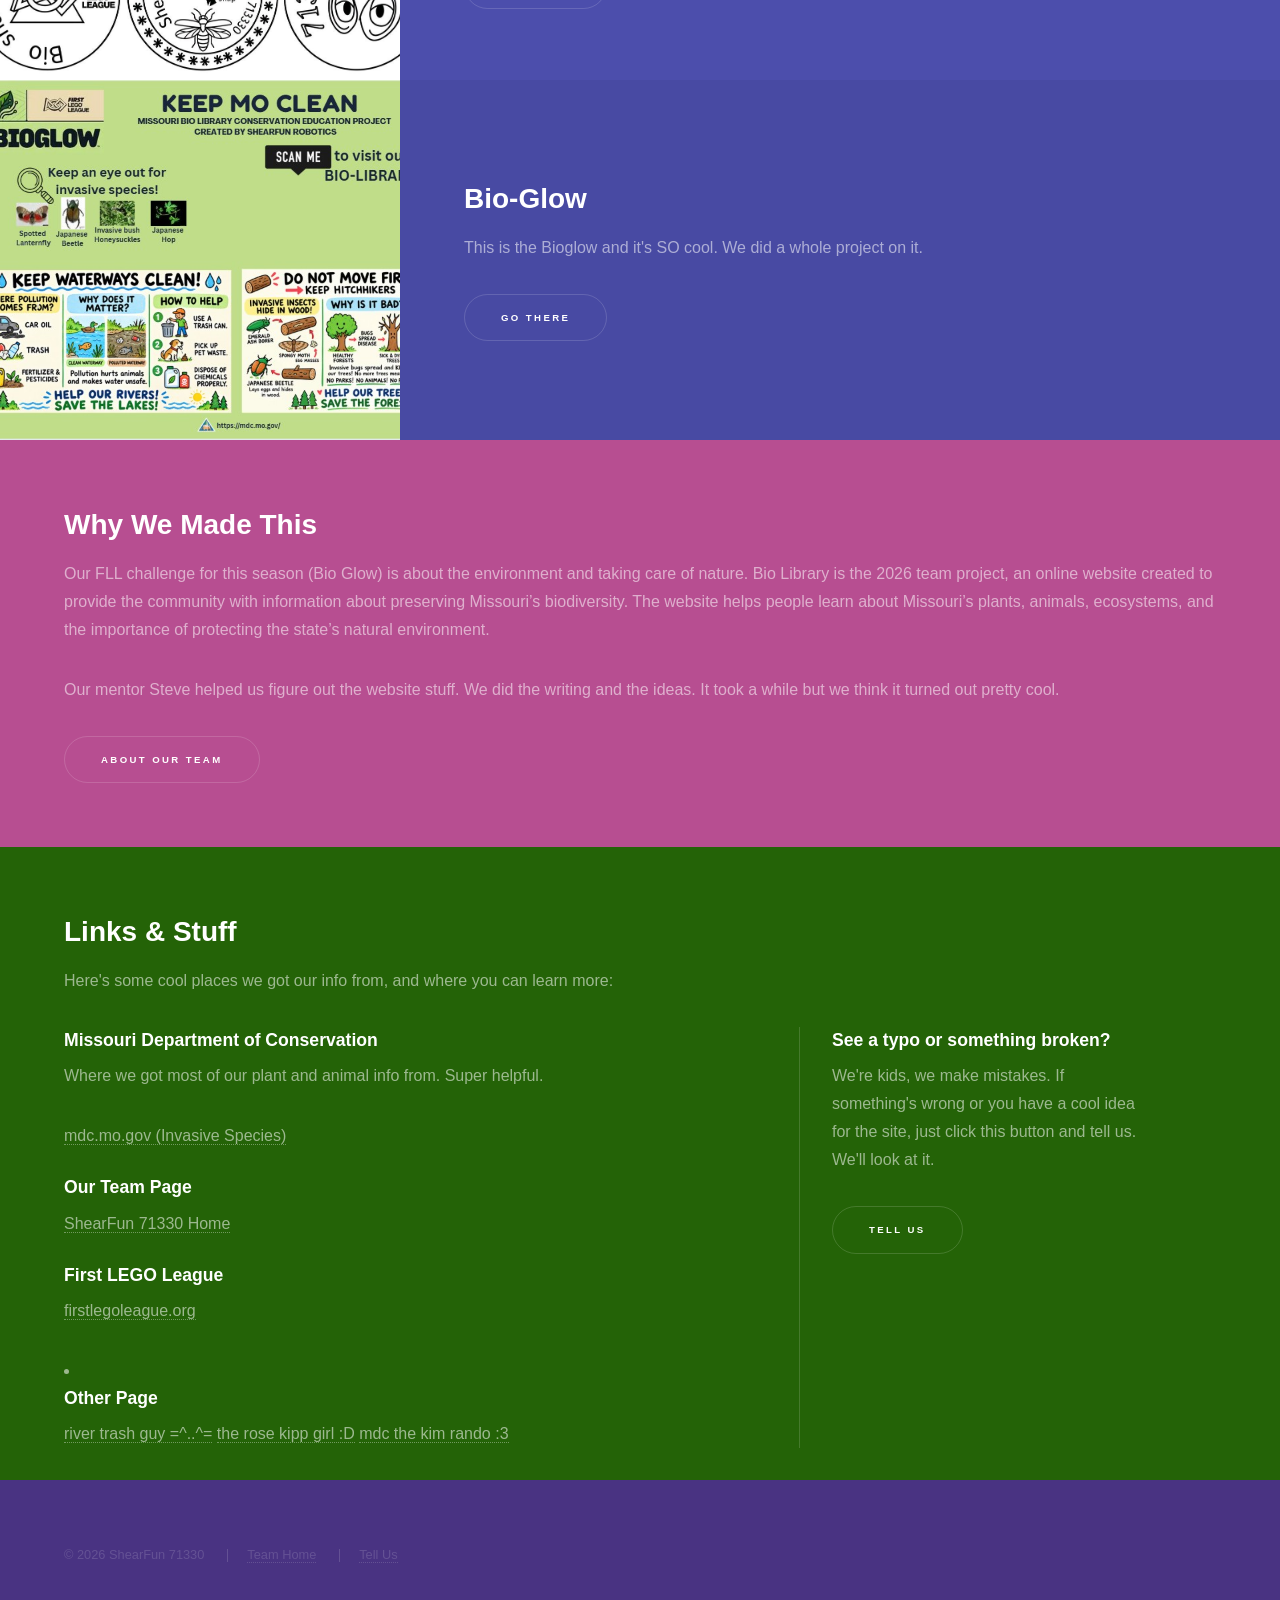
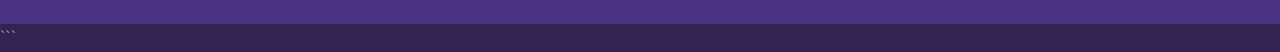
<file: Bio_Library2.html>
```html
<!DOCTYPE html>
<html lang="en">
<head>
    <title>Bio-Library | ShearFun 71330</title>
    <meta charset="utf-8" />
    <meta name="viewport" content="width=device-width, initial-scale=1" />
    <link rel="stylesheet" href="assets/css/main.css" />
    <noscript><link rel="stylesheet" href="assets/css/noscript.css" /></noscript>
</head>
<body class="is-preload">

    <!-- Sidebar -->
    <section id="sidebar">
        <div class="inner">
            <nav>
                <ul>
                    <li><a href="index.html">ShearFun Home</a></li>
                    <li><a href="Bio_Library.html">Bio Library</a></li>
                    <li><a href="Invasive.html">Invasive</a></li>
                    <li><a href="Endangered.html">Endangered</a></li>
                    <li><a href="Bioglow.html">Bioglow</a></li>
                    <li><a href="Links.html">Links</a></li>
                </ul>
            </nav>
        </div>
    </section>

    <!-- Wrapper -->
    <div id="wrapper">

        <!-- Intro -->
        <section id="intro" class="wrapper style1 fullscreen fade-up">
            <div class="inner">
                <h1>Bio-Library</h1>
                <p>Hi! We're team ShearFun 71330 and we made this website all about the plants and animals in Missouri. It's our 2026-2027 FLL project! We 
wanted to make a place where people can learn about what's growing and living in our state, and why it's important to take care of it. Click around and 
check out the different pages!</p>
                <ul class="actions">
                    <li><a href="#one" class="button scrolly">Check It Out</a></li>
                    <li><a href="index.html" class="button alt">← Our Team Page</a>
                    </li>
                </ul>
            </div>
         
        </section>

        <!-- Invasive -->
                <section id="invasive" class="wrapper style2 spotlights">
                   <section>
                        <a href="Invasive.html" class="image">
                          <img src="images/Buttons.jpg"  alt="Invasive Species"  data-position="25% 25%" />
                        </a>
                           <div class="content">
                            <div class="inner">
                <h2>Invasive Species</h2>

            <p>
                So there are these plants and animals that come from somewhere
                else and they just... take over everything. Like kudzu and
                Japanese knotweed. They're not from Missouri and they push out
                the stuff that IS from Missouri. It's actually pretty annoying.
                We made a whole page about it.
            </p>

            <ul class="actions">
                <li>
                    <a href="Invasive.html" class="button">Go There</a>
                </li>
            </ul>
        </div>
    </div>
</section> 

            <!-- Endangered -->
            <section>
                <a href="Endangered.html" class="image">
                    <img src="images/Buttons.jpg" alt="Endangered Species" data-position="top center" />
                </a>
                <div class="content">
                    <div class="inner">
                        <h2>Endangered Species</h2>
                        <p>This page is about the animals and plants in Missouri that are really close to disappearing. Like we're sorry. We didn't do a 
great job protecting them. This page tells you what they are and what we can do to help them stick around.</p>
                        <ul class="actions">
                            <li><a href="Endangered.html" class="button">Go There</a></li>
                        </ul>
                    </div>
                </div>
            </section>

            <!-- Bioglow -->
            <section>
                <a href="Bioglow.html" class="image">
                    <img src="images/pic03.jpg" alt="Bioglow" data-position="25% 25%" />
                </a>
                <div class="content">
                    <div class="inner">
                        <h2>Bio-Glow</h2>
                        <p>This is the Bioglow and it's SO cool. We did a whole project on it.</p>
                        <ul class="actions">
                            <li><a href="Bioglow.html" class="button">Go There</a></li>
                        </ul>
                    </div>
                </div>
            </section>

        </section>

        <!-- Why We Made This -->
        <section id="two" class="wrapper style3 fade-up">
            <div class="inner">
                <h2>Why We Made This</h2>
                <p>Our FLL challenge for this season (Bio Glow) is about the environment and taking care of nature. 
                    Bio Library is the 2026 team project, an online website created to provide the community with information about preserving Missouri’s biodiversity. 
                    The website helps people learn about Missouri’s plants, animals, ecosystems, and the importance of protecting the state’s natural environment.</p>
                <p>Our mentor Steve helped us figure out the website stuff. We did the writing and the ideas. It took a while but we think it turned out 
pretty cool.</p>
                <ul class="actions">
                    <li><a href="index.html" class="button">About Our Team</a></li>
                </ul>
            </div>
        </section>

        <!-- Links & Stuff -->
        <section id="four" class="wrapper style1 fade-up">
            <div class="inner">
                <h2>Links &amp; Stuff</h2>
                <p>Here's some cool places we got our info from, and where you can learn more:</p>
                <div class="split style1">
                    <section>
                        <ul class="contact">
                            <li>
                                <h3>Missouri Department of Conservation</h3>
                                <p>Where we got most of our plant and animal info from. Super helpful.</p>
                                <a href="https://mdc.mo.gov/discover-nature/invasive-nuisance-species" target="_blank" rel="noopener">mdc.mo.gov (Invasive 
Species)</a>
                            </li>
                            <li>
                                <h3>Our Team Page</h3>
                                <a href="index.html">ShearFun 71330 Home</a>
                            </li>
                            <li>
                                <h3>First LEGO League</h3>
                                <a href="https://firstlegoleague.org/" target="_blank" rel="noopener">firstlegoleague.org</a>
                            </li>
                        </ul>
                        <li>
                                <h3>Other Page</h3>
                                <a href="index.html">river trash guy =^..^=</a>
                                <a href="index.html">the rose kipp girl :D</a>
                                <a href="index.html">mdc the kim rando :3 </a>
                            </li>
                    </section>
                    <section>
                        <ul class="contact">
                            <li>
                                <h3>See a typo or something broken?</h3>
                                <p>We're kids, we make mistakes. If something's wrong or you have a cool idea for the site, just click this button and tell 
us. We'll look at it.</p>
                                <ul class="actions">
                                    <li><a href="https://github.com/Daddygeek1/Shear_Fun_web/issues/new/choose" class="button" target="_blank" 
rel="noopener">Tell Us</a></li>
                                </ul>
                            </li>
                        </ul>
                    </section>
                </div>
            </div>
        </section>

    </div>

    <!-- Footer -->
    <footer id="footer" class="wrapper style1-alt">
        <div class="inner">
            <ul class="menu">
                <li>&copy; 2026 ShearFun 71330</li>
                <li><a href="index.html">Team Home</a></li>
                <li><a href="https://github.com/Daddygeek1/Shear_Fun_web/issues/new/choose" target="_blank" rel="noopener">Tell Us</a></li>
            </ul>
        </div>
    </footer>

    <!-- Scripts -->
    <script src="assets/js/jquery.min.js"></script>
    <script src="assets/js/jquery.scrollex.min.js"></script>
    <script src="assets/js/jquery.scrolly.min.js"></script>
    <script src="assets/js/browser.min.js"></script>
    <script src="assets/js/breakpoints.min.js"></script>
    <script src="assets/js/util.js"></script>
    <script src="assets/js/main.js"></script>

</body>
</html>
```
</file>
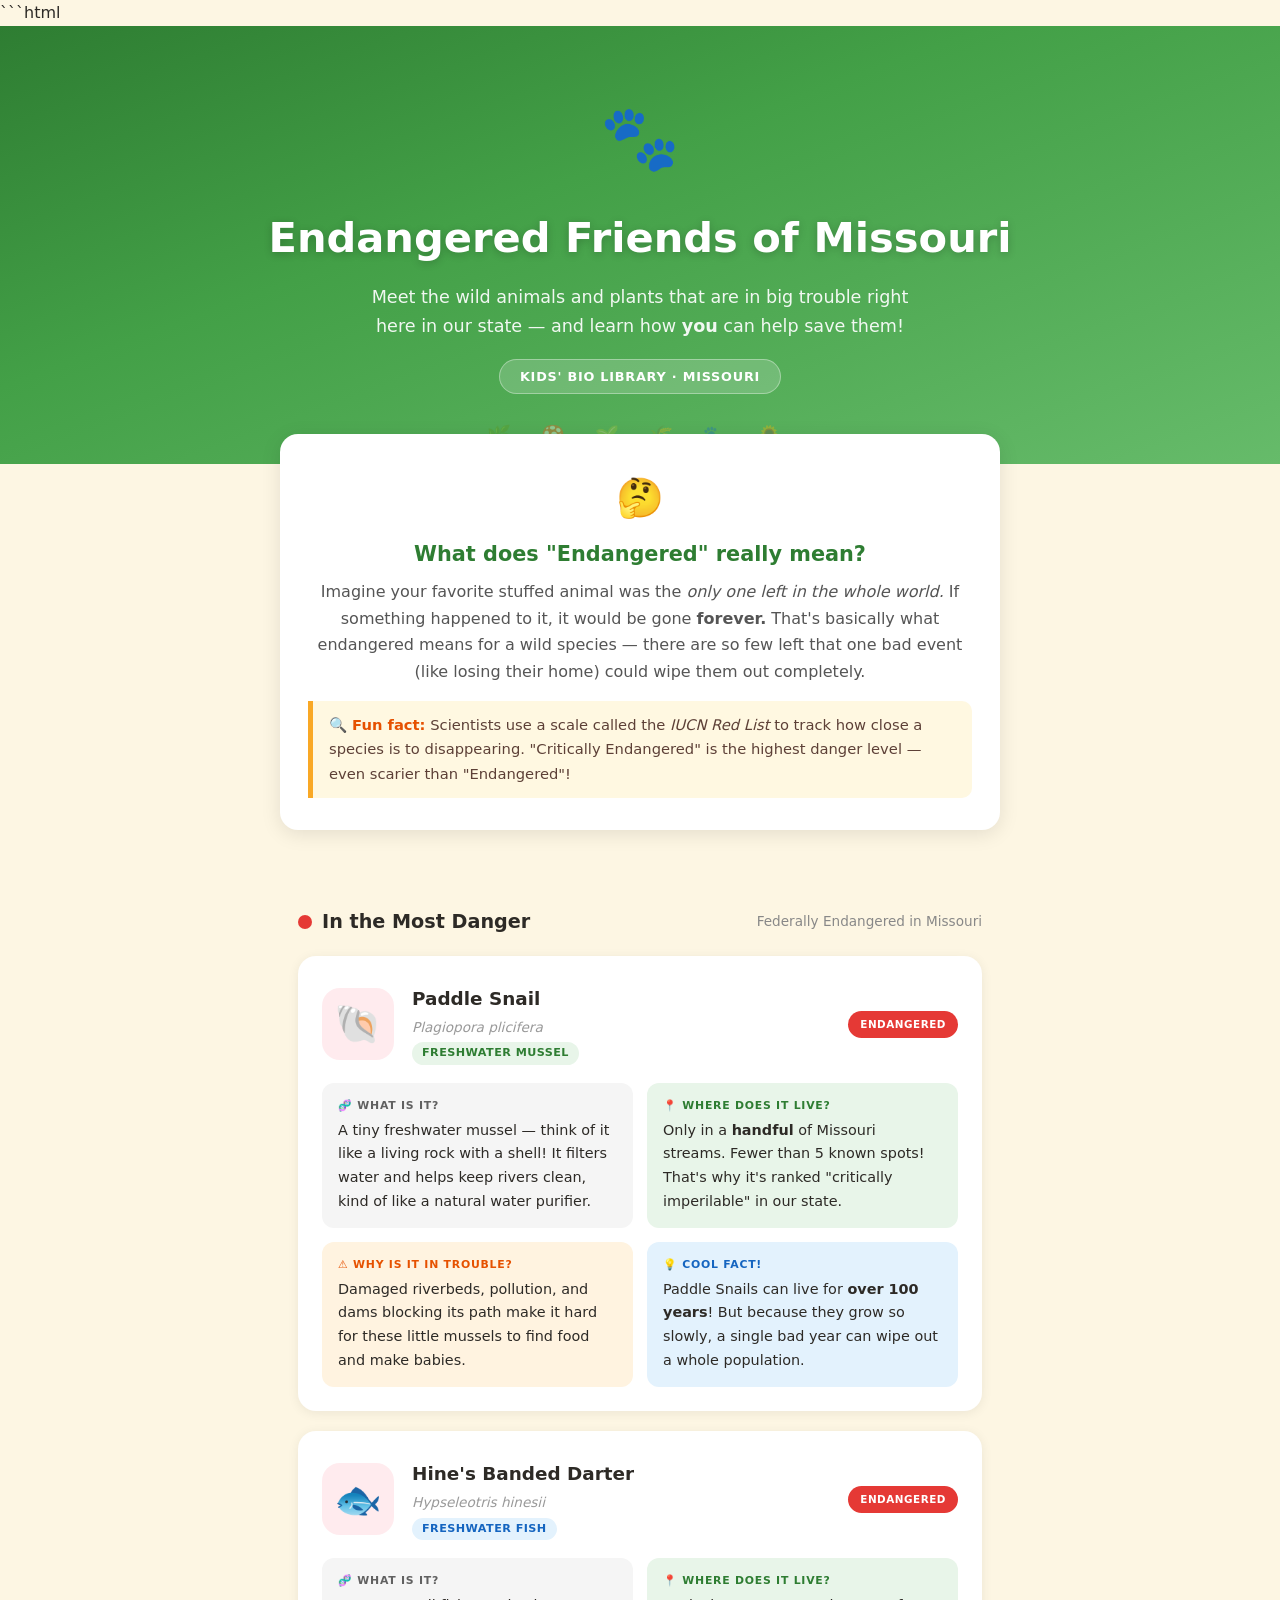
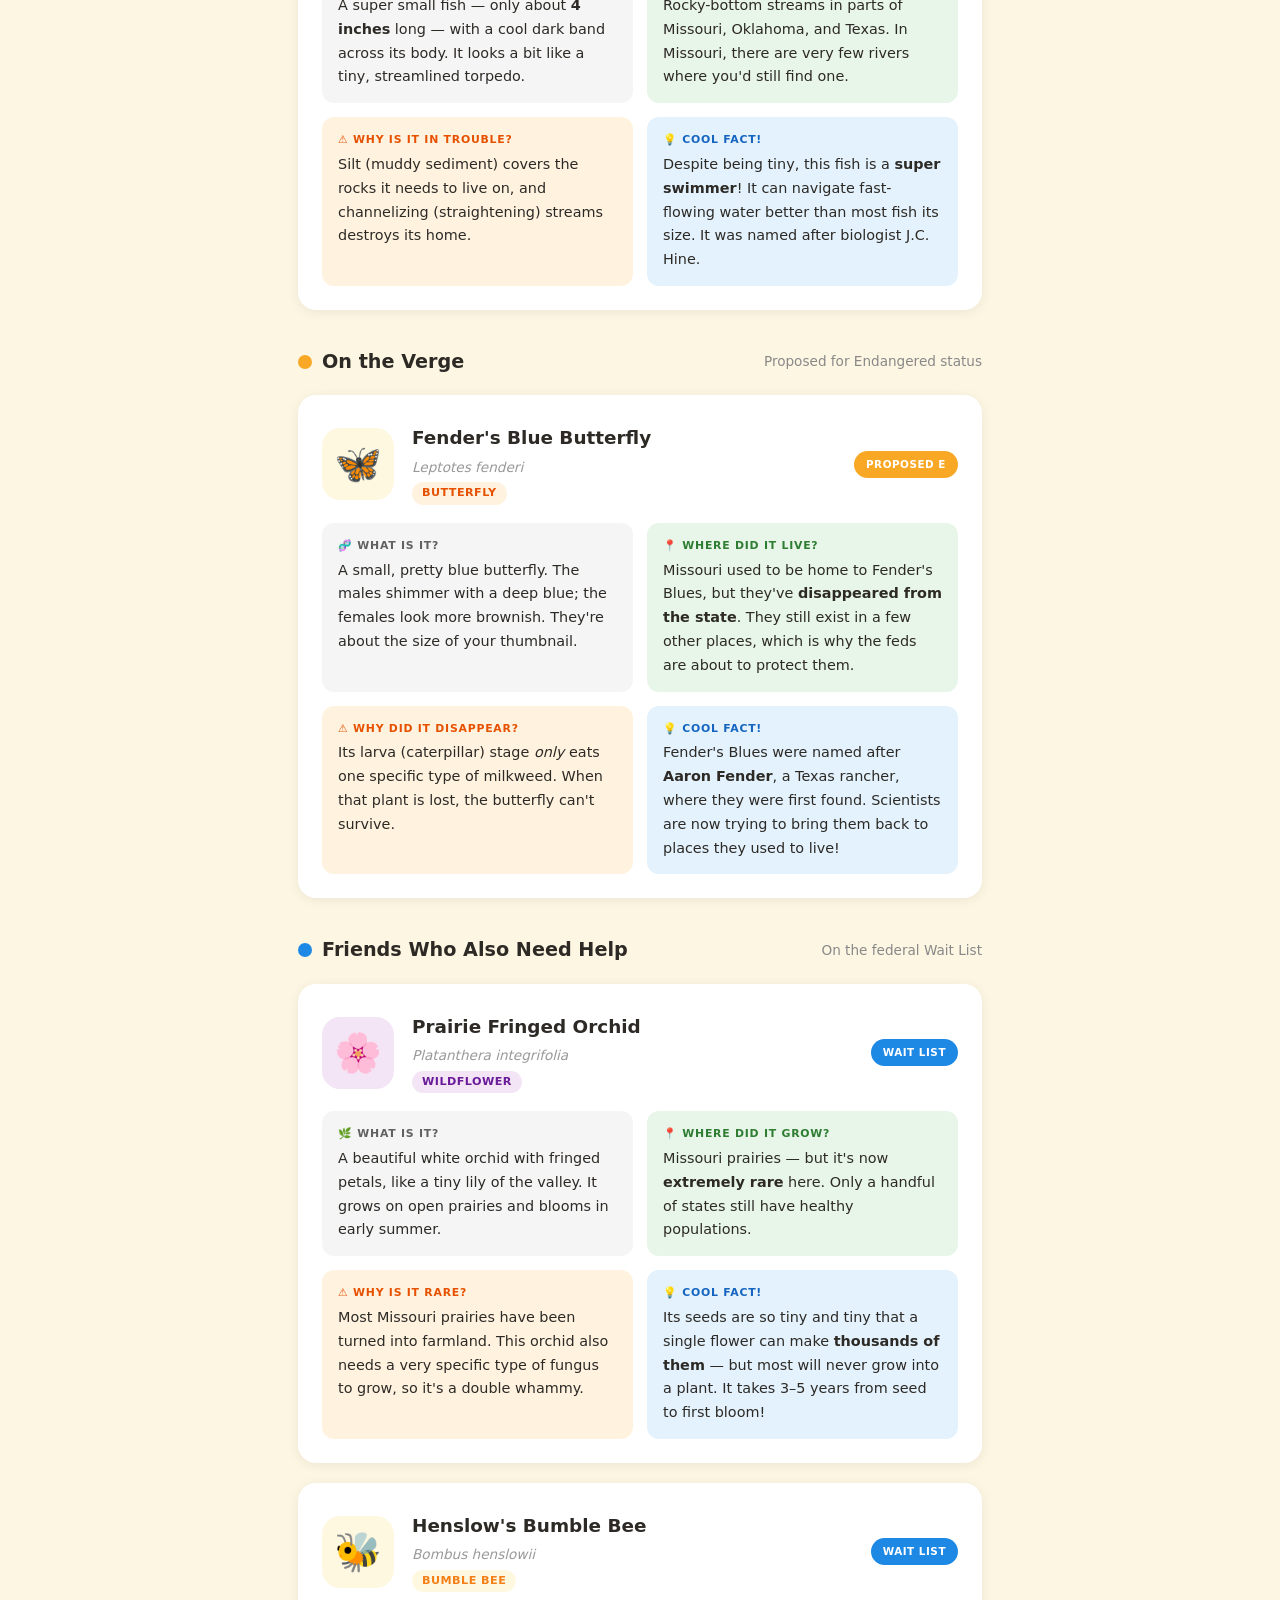
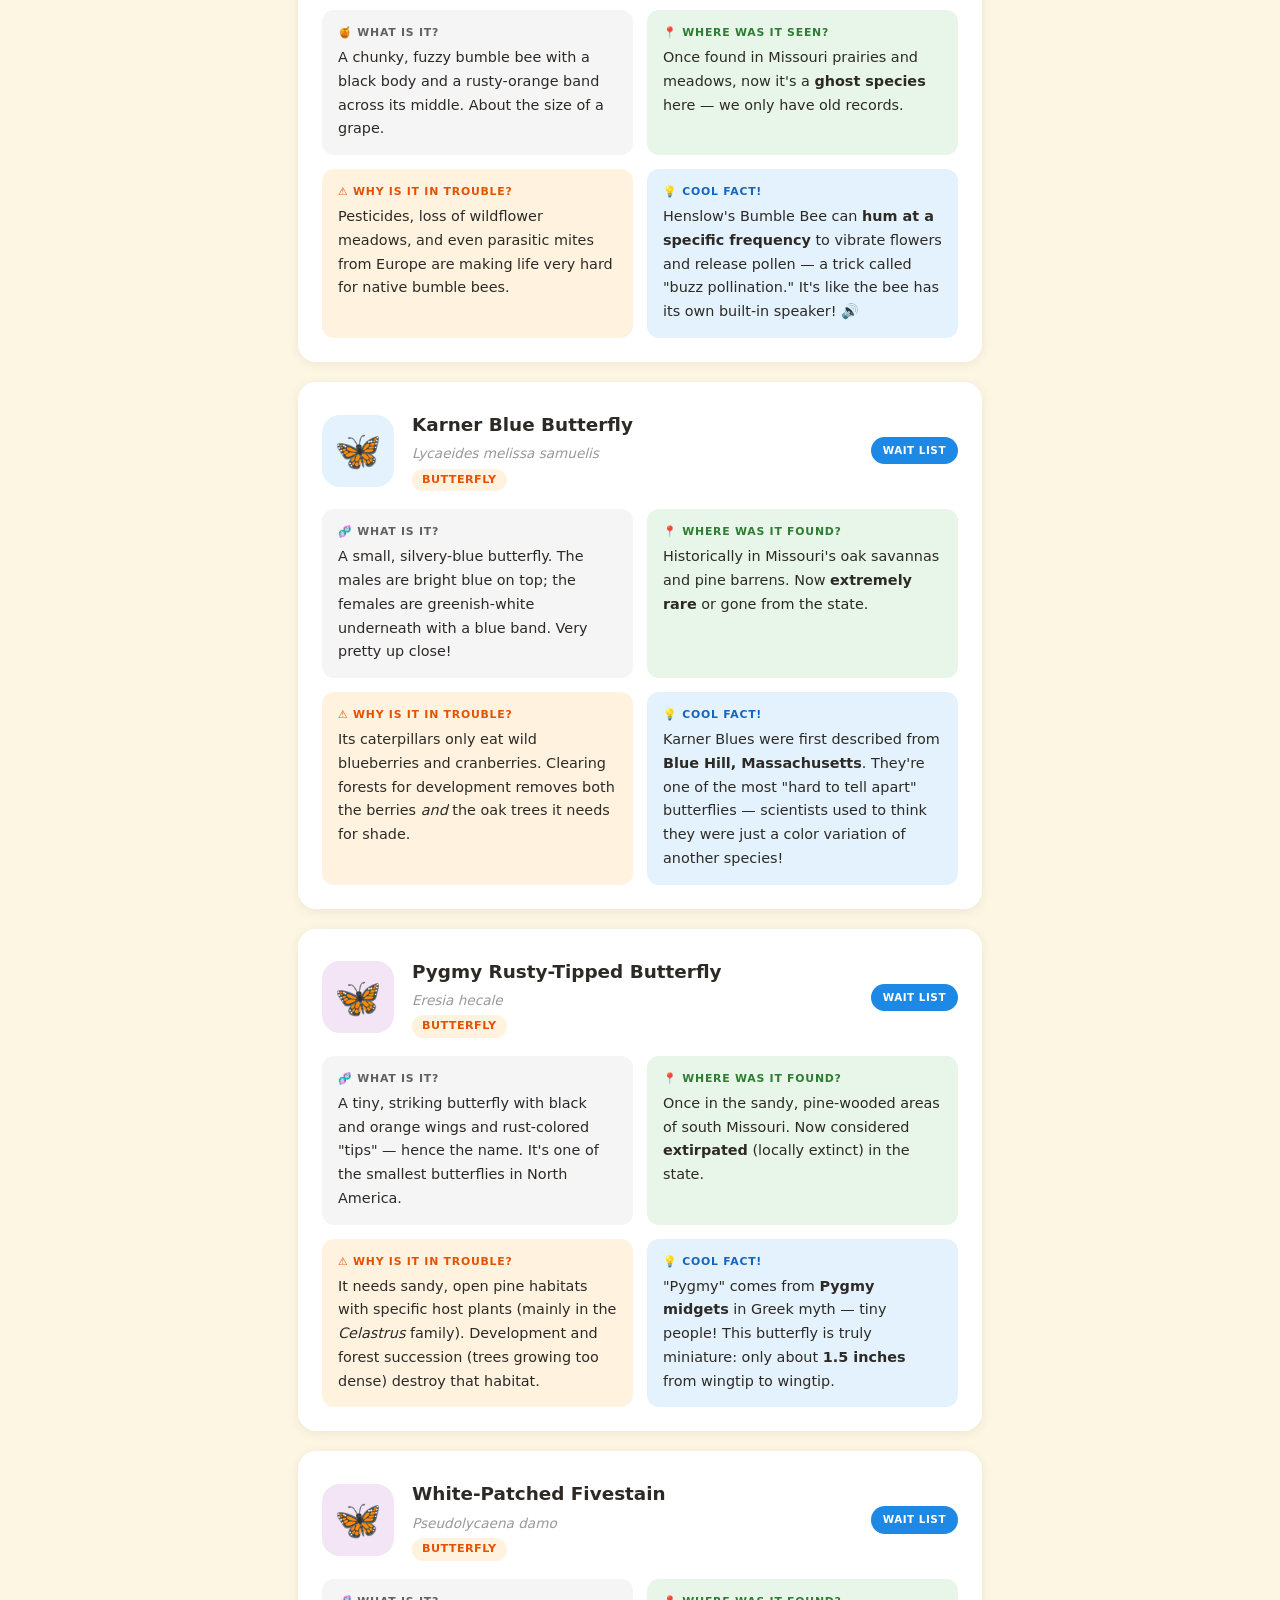
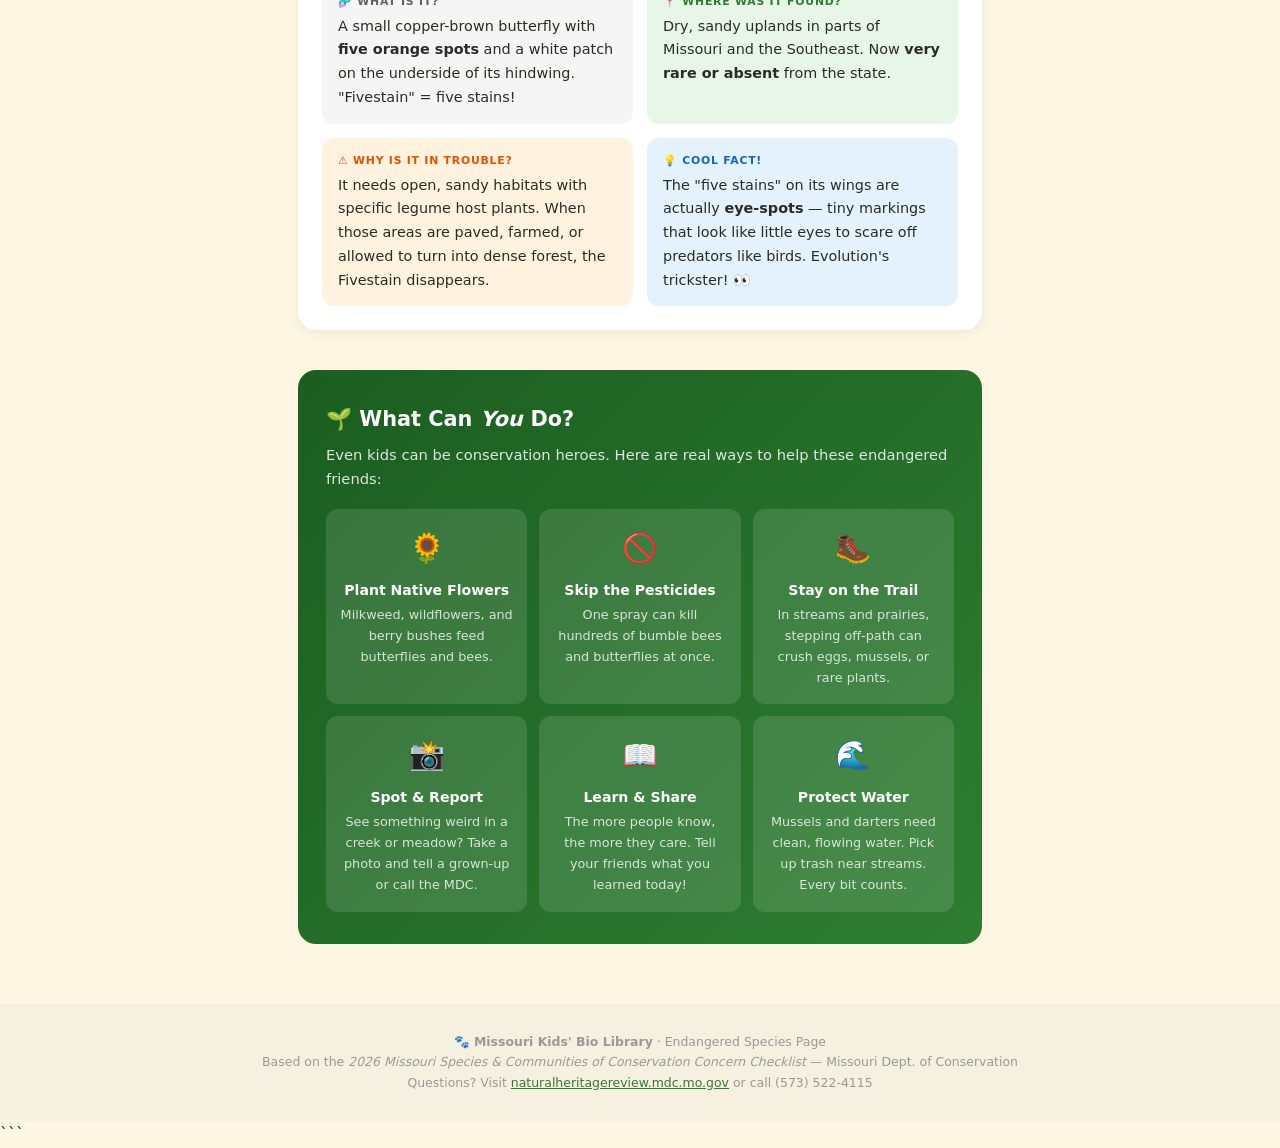
<file: Endangered.html>
```html
<!DOCTYPE html>
<html lang="en">
<head>
<meta charset="UTF-8">
<meta name="viewport" content="width=device-width, initial-scale=1.0">
<title>🌍 Endangered Animals of Missouri – Kids' Bio Library</title>
<style>
  *{margin:0;padding:0;box-sizing:border-box}
  body{
    font-family:'Segoe UI',system-ui,sans-serif;
    background:#fdf6e3;
    color:#2d2a26;
    line-height:1.65;
  }

  /* ── HERO ── */
  .hero{
    background:linear-gradient(160deg,#2e7d32 0%,#43a047 40%,#66bb6a 100%);
    color:#fff;
    text-align:center;
    padding:60px 20px 70px;
    position:relative;
    overflow:hidden;
  }
  .hero::before{
    content:'🌿 🍄 🌱 🌾 🐾 🌻';
    position:absolute;bottom:12px;left:50%;
    transform:translateX(-50%);
    font-size:1.2rem;letter-spacing:12px;opacity:.35;
    white-space:nowrap;
  }
  .hero .emoji-big{font-size:4rem;display:block;margin-bottom:12px}
  .hero h1{
    font-size:clamp(1.8rem,5vw,2.6rem);
    font-weight:900;
    text-shadow:0 2px 8px rgba(0,0,0,.2);
    margin-bottom:10px;
  }
  .hero p{
    font-size:1.1rem;
    max-width:560px;margin:0 auto;
    opacity:.92;
  }
  .hero .badge{
    display:inline-block;margin-top:18px;
    background:rgba(255,255,255,.18);
    border:1.5px solid rgba(255,255,255,.35);
    border-radius:99px;padding:6px 20px;
    font-size:.8rem;font-weight:700;
    letter-spacing:.06em;text-transform:uppercase;
  }

  /* ── WHAT IS ENDANGERED? ── */
  .explain{
    max-width:720px;margin:-30px auto 0;
    position:relative;z-index:2;
    background:#fff;border-radius:18px;
    box-shadow:0 4px 20px rgba(0,0,0,.1);
    padding:32px 28px;
    text-align:center;
  }
  .explain .icon{font-size:2.4rem;display:block;margin-bottom:8px}
  .explain h2{font-size:1.3rem;color:#2e7d32;margin-bottom:8px}
  .explain p{font-size:1rem;color:#555}
  .explain .fun-box{
    margin-top:16px;background:#fff8e1;
    border-left:5px solid #f9a825;
    border-radius:0 10px 10px 0;
    padding:12px 16px;text-align:left;
    font-size:.92rem;color:#5d4037;
  }
  .explain .fun-box strong{color:#e65100}

  /* ── CONTAINER ── */
  .wrap{
    max-width:720px;
    margin:0 auto;
    padding:40px 18px 60px;
  }

  /* ── SECTION LABELS ── */
  .sec-label{
    display:flex;align-items:center;gap:10px;
    margin:36px 0 18px;
  }
  .sec-label .dot{
    width:14px;height:14px;border-radius:50%;flex-shrink:0;
  }
  .sec-label h3{font-size:1.2rem;font-weight:800}
  .sec-label .sub{font-size:.85rem;color:#888;margin-left:auto;font-weight:400}

  .dot.red{background:#e53935}
  .dot.amber{background:#f9a825}
  .dot.blue{background:#1e88e5}
  .dot.purple{background:#8e24aa}
  .dot.green{background:#43a047}

  /* ── ANIMAL CARD ── */
  .card{
    background:#fff;
    border-radius:18px;
    box-shadow:0 2px 12px rgba(0,0,0,.07);
    margin-bottom:20px;
    overflow:hidden;
    transition:transform .2s,box-shadow .2s;
  }
  .card:hover{transform:translateY(-3px);box-shadow:0 6px 24px rgba(0,0,0,.12)}

  .card-top{
    padding:28px 24px 18px;
    display:flex;align-items:center;gap:18px;
  }
  .card-emoji{
    width:72px;height:72px;
    border-radius:18px;
    display:flex;align-items:center;justify-content:center;
    font-size:2.4rem;flex-shrink:0;
  }
  .card-emoji.red-bg{background:#ffebee}
  .card-emoji.amber-bg{background:#fff8e1}
  .card-emoji.blue-bg{background:#e3f2fd}
  .card-emoji.purple-bg{background:#f3e5f5}

  .card-name{flex:1}
  .card-name h4{font-size:1.15rem;font-weight:800;margin-bottom:2px}
  .card-name .sci{font-style:italic;font-size:.85rem;color:#999}
  .card-name .type{
    display:inline-block;margin-top:4px;
    font-size:.7rem;font-weight:700;
    padding:2px 10px;border-radius:99px;
    letter-spacing:.04em;text-transform:uppercase;
  }
  .type.mollusk{background:#e8f5e9;color:#2e7d32}
  .type.fish{background:#e3f2fd;color:#1565c0}
  .type.butterfly{background:#fff3e0;color:#e65100}
  .type.orchid{background:#f3e5f5;color:#6a1b9a}
  .type.bee{background:#fff8e1;color:#f57f17}

  .status-pill{
    font-size:.65rem;font-weight:800;
    padding:5px 12px;border-radius:99px;
    letter-spacing:.05em;text-transform:uppercase;
    flex-shrink:0;
  }
  .pill-red{background:#e53935;color:#fff}
  .pill-amber{background:#f9a825;color:#fff}
  .pill-blue{background:#1e88e5;color:#fff}

  .card-body{
    padding:0 24px 24px;
    display:grid;
    grid-template-columns:1fr 1fr;
    gap:14px;
  }
  @media(max-width:500px){.card-body{grid-template-columns:1fr}}

  .info-box{
    border-radius:12px;
    padding:14px 16px;
    font-size:.9rem;
  }
  .info-box .ib-label{
    font-size:.68rem;font-weight:800;
    text-transform:uppercase;letter-spacing:.07em;
    margin-bottom:4px;display:flex;align-items:center;gap:4px;
  }
  .ib-about{background:#f5f5f5}
  .ib-about .ib-label{color:#616161}
  .ib-where{background:#e8f5e9}
  .ib-where .ib-label{color:#2e7d32}
  .ib-why{background:#fff3e0}
  .ib-why .ib-label{color:#e65100}
  .ib-fun{background:#e3f2fd}
  .ib-fun .ib-label{color:#1565c0}

  /* ── HELP SECTION ── */
  .help-section{
    background:linear-gradient(135deg,#1b5e20,#2e7d32);
    border-radius:18px;
    color:#fff;
    padding:32px 28px;
    margin-top:40px;
  }
  .help-section h3{
    font-size:1.3rem;margin-bottom:6px;
    display:flex;align-items:center;gap:8px;
  }
  .help-section p{font-size:.92rem;opacity:.85;margin-bottom:18px}
  .help-grid{
    display:grid;
    grid-template-columns:repeat(auto-fit,minmax(180px,1fr));
    gap:12px;
  }
  .help-item{
    background:rgba(255,255,255,.12);
    border-radius:12px;
    padding:16px 14px;
    text-align:center;
    font-size:.88rem;
    transition:background .2s;
  }
  .help-item:hover{background:rgba(255,255,255,.22)}
  .help-item .hi-emoji{font-size:1.8rem;display:block;margin-bottom:6px}
  .help-item .hi-text{font-weight:700;margin-bottom:2px}
  .help-item .hi-desc{font-size:.8rem;opacity:.8}

  /* ── FOOTER ── */
  footer{
    text-align:center;
    padding:28px 16px;
    font-size:.78rem;
    color:#999;
    background:#f5f0e0;
  }
  footer a{color:#2e7d32}
</style>
</head>
<body>

<!-- ═══════ HERO ═══════ -->
<div class="hero">
  <span class="emoji-big">🐾</span>
  <h1>Endangered Friends of Missouri</h1>
  <p>Meet the wild animals and plants that are in big trouble right here in our state — and learn how <strong>you</strong> can help save them!</p>
  <div class="badge">Kids' Bio Library · Missouri</div>
</div>

<!-- ═══════ WHAT IS ENDANGERED? ═══════ -->
<div class="explain">
  <span class="icon">🤔</span>
  <h2>What does "Endangered" really mean?</h2>
  <p>Imagine your favorite stuffed animal was the <em>only one left in the whole world.</em> If something happened to it, it would be gone 
<strong>forever.</strong> That's basically what endangered means for a wild species — there are so few left that one bad event (like losing their home) 
could wipe them out completely.</p>
  <div class="fun-box">
    <strong>🔍 Fun fact:</strong> Scientists use a scale called the <em>IUCN Red List</em> to track how close a species is to disappearing. "Critically 
Endangered" is the highest danger level — even scarier than "Endangered"!
  </div>
</div>

<!-- ═══════ MAIN CONTENT ═══════ -->
<div class="wrap">

  <!-- ── ENDANGERED ── -->
  <div class="sec-label">
    <div class="dot red"></div>
    <h3>In the Most Danger</h3>
    <span class="sub">Federally Endangered in Missouri</span>
  </div>

  <!-- Paddle Snail -->
  <div class="card">
    <div class="card-top">
      <div class="card-emoji red-bg">🐚</div>
      <div class="card-name">
        <h4>Paddle Snail</h4>
        <span class="sci">Plagiopora plicifera</span><br>
        <span class="type mollusk">Freshwater Mussel</span>
      </div>
      <span class="status-pill pill-red">Endangered</span>
    </div>
    <div class="card-body">
      <div class="info-box ib-about">
        <div class="ib-label">🧬 What is it?</div>
        A tiny freshwater mussel — think of it like a living rock with a shell! It filters water and helps keep rivers clean, kind of like a natural water 
purifier.
      </div>
      <div class="info-box ib-where">
        <div class="ib-label">📍 Where does it live?</div>
        Only in a <strong>handful</strong> of Missouri streams. Fewer than 5 known spots! That's why it's ranked "critically imperilable" in our state.
      </div>
      <div class="info-box ib-why">
        <div class="ib-label">⚠ Why is it in trouble?</div>
        Damaged riverbeds, pollution, and dams blocking its path make it hard for these little mussels to find food and make babies.
      </div>
      <div class="info-box ib-fun">
        <div class="ib-label">💡 Cool fact!</div>
        Paddle Snails can live for <strong>over 100 years</strong>! But because they grow so slowly, a single bad year can wipe out a whole population.
      </div>
    </div>
  </div>

  <!-- Hine's Banded Darter -->
  <div class="card">
    <div class="card-top">
      <div class="card-emoji red-bg">🐟</div>
      <div class="card-name">
        <h4>Hine's Banded Darter</h4>
        <span class="sci">Hypseleotris hinesii</span><br>
        <span class="type fish">Freshwater Fish</span>
      </div>
      <span class="status-pill pill-red">Endangered</span>
    </div>
    <div class="card-body">
      <div class="info-box ib-about">
        <div class="ib-label">🧬 What is it?</div>
        A super small fish — only about <strong>4 inches</strong> long — with a cool dark band across its body. It looks a bit like a tiny, streamlined 
torpedo.
      </div>
      <div class="info-box ib-where">
        <div class="ib-label">📍 Where does it live?</div>
        Rocky-bottom streams in parts of Missouri, Oklahoma, and Texas. In Missouri, there are very few rivers where you'd still find one.
      </div>
      <div class="info-box ib-why">
        <div class="ib-label">⚠ Why is it in trouble?</div>
        Silt (muddy sediment) covers the rocks it needs to live on, and channelizing (straightening) streams destroys its home.
      </div>
      <div class="info-box ib-fun">
        <div class="ib-label">💡 Cool fact!</div>
        Despite being tiny, this fish is a <strong>super swimmer</strong>! It can navigate fast-flowing water better than most fish its size. It was named 
after biologist J.C. Hine.
      </div>
    </div>
  </div>

  <!-- ── PROPOSED ENDANGERED ── -->
  <div class="sec-label">
    <div class="dot amber"></div>
    <h3>On the Verge</h3>
    <span class="sub">Proposed for Endangered status</span>
  </div>

  <!-- Fender's Blue -->
  <div class="card">
    <div class="card-top">
      <div class="card-emoji amber-bg">🦋</div>
      <div class="card-name">
        <h4>Fender's Blue Butterfly</h4>
        <span class="sci">Leptotes fenderi</span><br>
        <span class="type butterfly">Butterfly</span>
      </div>
      <span class="status-pill pill-amber">Proposed E</span>
    </div>
    <div class="card-body">
      <div class="info-box ib-about">
        <div class="ib-label">🧬 What is it?</div>
        A small, pretty blue butterfly. The males shimmer with a deep blue; the females look more brownish. They're about the size of your thumbnail.
      </div>
      <div class="info-box ib-where">
        <div class="ib-label">📍 Where did it live?</div>
        Missouri used to be home to Fender's Blues, but they've <strong>disappeared from the state</strong>. They still exist in a few other places, which 
is why the feds are about to protect them.
      </div>
      <div class="info-box ib-why">
        <div class="ib-label">⚠ Why did it disappear?</div>
        Its larva (caterpillar) stage <em>only</em> eats one specific type of milkweed. When that plant is lost, the butterfly can't survive.
      </div>
      <div class="info-box ib-fun">
        <div class="ib-label">💡 Cool fact!</div>
        Fender's Blues were named after <strong>Aaron Fender</strong>, a Texas rancher, where they were first found. Scientists are now trying to bring 
them back to places they used to live!
      </div>
    </div>
  </div>

  <!-- ── WAIT LISTED / ALSO IN TROUBLE ── -->
  <div class="sec-label">
    <div class="dot blue"></div>
    <h3>Friends Who Also Need Help</h3>
    <span class="sub">On the federal Wait List</span>
  </div>

  <!-- Prairie Fringed Orchid -->
  <div class="card">
    <div class="card-top">
      <div class="card-emoji purple-bg">🌸</div>
      <div class="card-name">
        <h4>Prairie Fringed Orchid</h4>
        <span class="sci">Platanthera integrifolia</span><br>
        <span class="type orchid">Wildflower</span>
      </div>
      <span class="status-pill pill-blue">Wait List</span>
    </div>
    <div class="card-body">
      <div class="info-box ib-about">
        <div class="ib-label">🌿 What is it?</div>
        A beautiful white orchid with fringed petals, like a tiny lily of the valley. It grows on open prairies and blooms in early summer.
      </div>
      <div class="info-box ib-where">
        <div class="ib-label">📍 Where did it grow?</div>
        Missouri prairies — but it's now <strong>extremely rare</strong> here. Only a handful of states still have healthy populations.
      </div>
      <div class="info-box ib-why">
        <div class="ib-label">⚠ Why is it rare?</div>
        Most Missouri prairies have been turned into farmland. This orchid also needs a very specific type of fungus to grow, so it's a double whammy.
      </div>
      <div class="info-box ib-fun">
        <div class="ib-label">💡 Cool fact!</div>
        Its seeds are so tiny and tiny that a single flower can make <strong>thousands of them</strong> — but most will never grow into a plant. It takes 
3–5 years from seed to first bloom!
      </div>
    </div>
  </div>

  <!-- Henslow's Bumble Bee -->
  <div class="card">
    <div class="card-top">
      <div class="card-emoji amber-bg">🐝</div>
      <div class="card-name">
        <h4>Henslow's Bumble Bee</h4>
        <span class="sci">Bombus henslowii</span><br>
        <span class="type bee">Bumble Bee</span>
      </div>
      <span class="status-pill pill-blue">Wait List</span>
    </div>
    <div class="card-body">
      <div class="info-box ib-about">
        <div class="ib-label">🍯 What is it?</div>
        A chunky, fuzzy bumble bee with a black body and a rusty-orange band across its middle. About the size of a grape.
      </div>
      <div class="info-box ib-where">
        <div class="ib-label">📍 Where was it seen?</div>
        Once found in Missouri prairies and meadows, now it's a <strong>ghost species</strong> here — we only have old records.
      </div>
      <div class="info-box ib-why">
        <div class="ib-label">⚠ Why is it in trouble?</div>
        Pesticides, loss of wildflower meadows, and even parasitic mites from Europe are making life very hard for native bumble bees.
      </div>
      <div class="info-box ib-fun">
        <div class="ib-label">💡 Cool fact!</div>
        Henslow's Bumble Bee can <strong>hum at a specific frequency</strong> to vibrate flowers and release pollen — a trick called "buzz pollination." 
It's like the bee has its own built-in speaker! 🔊
      </div>
    </div>
  </div>

  <!-- Karner Blue -->
  <div class="card">
    <div class="card-top">
      <div class="card-emoji blue-bg">🦋</div>
      <div class="card-name">
        <h4>Karner Blue Butterfly</h4>
        <span class="sci">Lycaeides melissa samuelis</span><br>
        <span class="type butterfly">Butterfly</span>
      </div>
      <span class="status-pill pill-blue">Wait List</span>
    </div>
    <div class="card-body">
      <div class="info-box ib-about">
        <div class="ib-label">🧬 What is it?</div>
        A small, silvery-blue butterfly. The males are bright blue on top; the females are greenish-white underneath with a blue band. Very pretty up 
close!
      </div>
      <div class="info-box ib-where">
        <div class="ib-label">📍 Where was it found?</div>
        Historically in Missouri's oak savannas and pine barrens. Now <strong>extremely rare</strong> or gone from the state.
      </div>
      <div class="info-box ib-why">
        <div class="ib-label">⚠ Why is it in trouble?</div>
        Its caterpillars only eat wild blueberries and cranberries. Clearing forests for development removes both the berries <em>and</em> the oak trees it 
needs for shade.
      </div>
      <div class="info-box ib-fun">
        <div class="ib-label">💡 Cool fact!</div>
        Karner Blues were first described from <strong>Blue Hill, Massachusetts</strong>. They're one of the most "hard to tell apart" butterflies — 
scientists used to think they were just a color variation of another species!
      </div>
    </div>
  </div>

  <!-- Pygmy Rusty-Tipped -->
  <div class="card">
    <div class="card-top">
      <div class="card-emoji purple-bg">🦋</div>
      <div class="card-name">
        <h4>Pygmy Rusty-Tipped Butterfly</h4>
        <span class="sci">Eresia hecale</span><br>
        <span class="type butterfly">Butterfly</span>
      </div>
      <span class="status-pill pill-blue">Wait List</span>
    </div>
    <div class="card-body">
      <div class="info-box ib-about">
        <div class="ib-label">🧬 What is it?</div>
        A tiny, striking butterfly with black and orange wings and rust-colored "tips" — hence the name. It's one of the smallest butterflies in North 
America.
      </div>
      <div class="info-box ib-where">
        <div class="ib-label">📍 Where was it found?</div>
        Once in the sandy, pine-wooded areas of south Missouri. Now considered <strong>extirpated</strong> (locally extinct) in the state.
      </div>
      <div class="info-box ib-why">
        <div class="ib-label">⚠ Why is it in trouble?</div>
        It needs sandy, open pine habitats with specific host plants (mainly in the <em>Celastrus</em> family). Development and forest succession (trees 
growing too dense) destroy that habitat.
      </div>
      <div class="info-box ib-fun">
        <div class="ib-label">💡 Cool fact!</div>
        "Pygmy" comes from <strong>Pygmy midgets</strong> in Greek myth — tiny people! This butterfly is truly miniature: only about <strong>1.5 
inches</strong> from wingtip to wingtip.
      </div>
    </div>
  </div>

  <!-- White-Patched Fivestain -->
  <div class="card">
    <div class="card-top">
      <div class="card-emoji purple-bg">🦋</div>
      <div class="card-name">
        <h4>White-Patched Fivestain</h4>
        <span class="sci">Pseudolycaena damo</span><br>
        <span class="type butterfly">Butterfly</span>
      </div>
      <span class="status-pill pill-blue">Wait List</span>
    </div>
    <div class="card-body">
      <div class="info-box ib-about">
        <div class="ib-label">🧬 What is it?</div>
        A small copper-brown butterfly with <strong>five orange spots</strong> and a white patch on the underside of its hindwing. "Fivestain" = five 
stains!
      </div>
      <div class="info-box ib-where">
        <div class="ib-label">📍 Where was it found?</div>
        Dry, sandy uplands in parts of Missouri and the Southeast. Now <strong>very rare or absent</strong> from the state.
      </div>
      <div class="info-box ib-why">
        <div class="ib-label">⚠ Why is it in trouble?</div>
        It needs open, sandy habitats with specific legume host plants. When those areas are paved, farmed, or allowed to turn into dense forest, the 
Fivestain disappears.
      </div>
      <div class="info-box ib-fun">
        <div class="ib-label">💡 Cool fact!</div>
        The "five stains" on its wings are actually <strong>eye-spots</strong> — tiny markings that look like little eyes to scare off predators like 
birds. Evolution's trickster! 👀
      </div>
    </div>
  </div>

  <!-- ── WHAT CAN YOU DO? ── -->
  <div class="help-section">
    <h3>🌱 What Can <em>You</em> Do?</h3>
    <p>Even kids can be conservation heroes. Here are real ways to help these endangered friends:</p>
    <div class="help-grid">
      <div class="help-item">
        <span class="hi-emoji">🌻</span>
        <div class="hi-text">Plant Native Flowers</div>
        <div class="hi-desc">Milkweed, wildflowers, and berry bushes feed butterflies and bees.</div>
      </div>
      <div class="help-item">
        <span class="hi-emoji">🚫</span>
        <div class="hi-text">Skip the Pesticides</div>
        <div class="hi-desc">One spray can kill hundreds of bumble bees and butterflies at once.</div>
      </div>
      <div class="help-item">
        <span class="hi-emoji">🥾</span>
        <div class="hi-text">Stay on the Trail</div>
        <div class="hi-desc">In streams and prairies, stepping off-path can crush eggs, mussels, or rare plants.</div>
      </div>
      <div class="help-item">
        <span class="hi-emoji">📸</span>
        <div class="hi-text">Spot &amp; Report</div>
        <div class="hi-desc">See something weird in a creek or meadow? Take a photo and tell a grown-up or call the MDC.</div>
      </div>
      <div class="help-item">
        <span class="hi-emoji">📖</span>
        <div class="hi-text">Learn &amp; Share</div>
        <div class="hi-desc">The more people know, the more they care. Tell your friends what you learned today!</div>
      </div>
      <div class="help-item">
        <span class="hi-emoji">🌊</span>
        <div class="hi-text">Protect Water</div>
        <div class="hi-desc">Mussels and darters need clean, flowing water. Pick up trash near streams. Every bit counts.</div>
      </div>
    </div>
  </div>

</div><!-- /wrap -->

<!-- ═══════ FOOTER ═══════ -->
<footer>
  <p>
    🐾 <strong>Missouri Kids' Bio Library</strong> · Endangered Species Page<br>
    Based on the <em>2026 Missouri Species &amp; Communities of Conservation Concern Checklist</em> — Missouri Dept. of Conservation<br>
    Questions? Visit <a href="https://naturalheritagereview.mdc.mo.gov">naturalheritagereview.mdc.mo.gov</a> or call (573) 522-4115
  </p>
</footer>

</body>
</html>
```
</file>
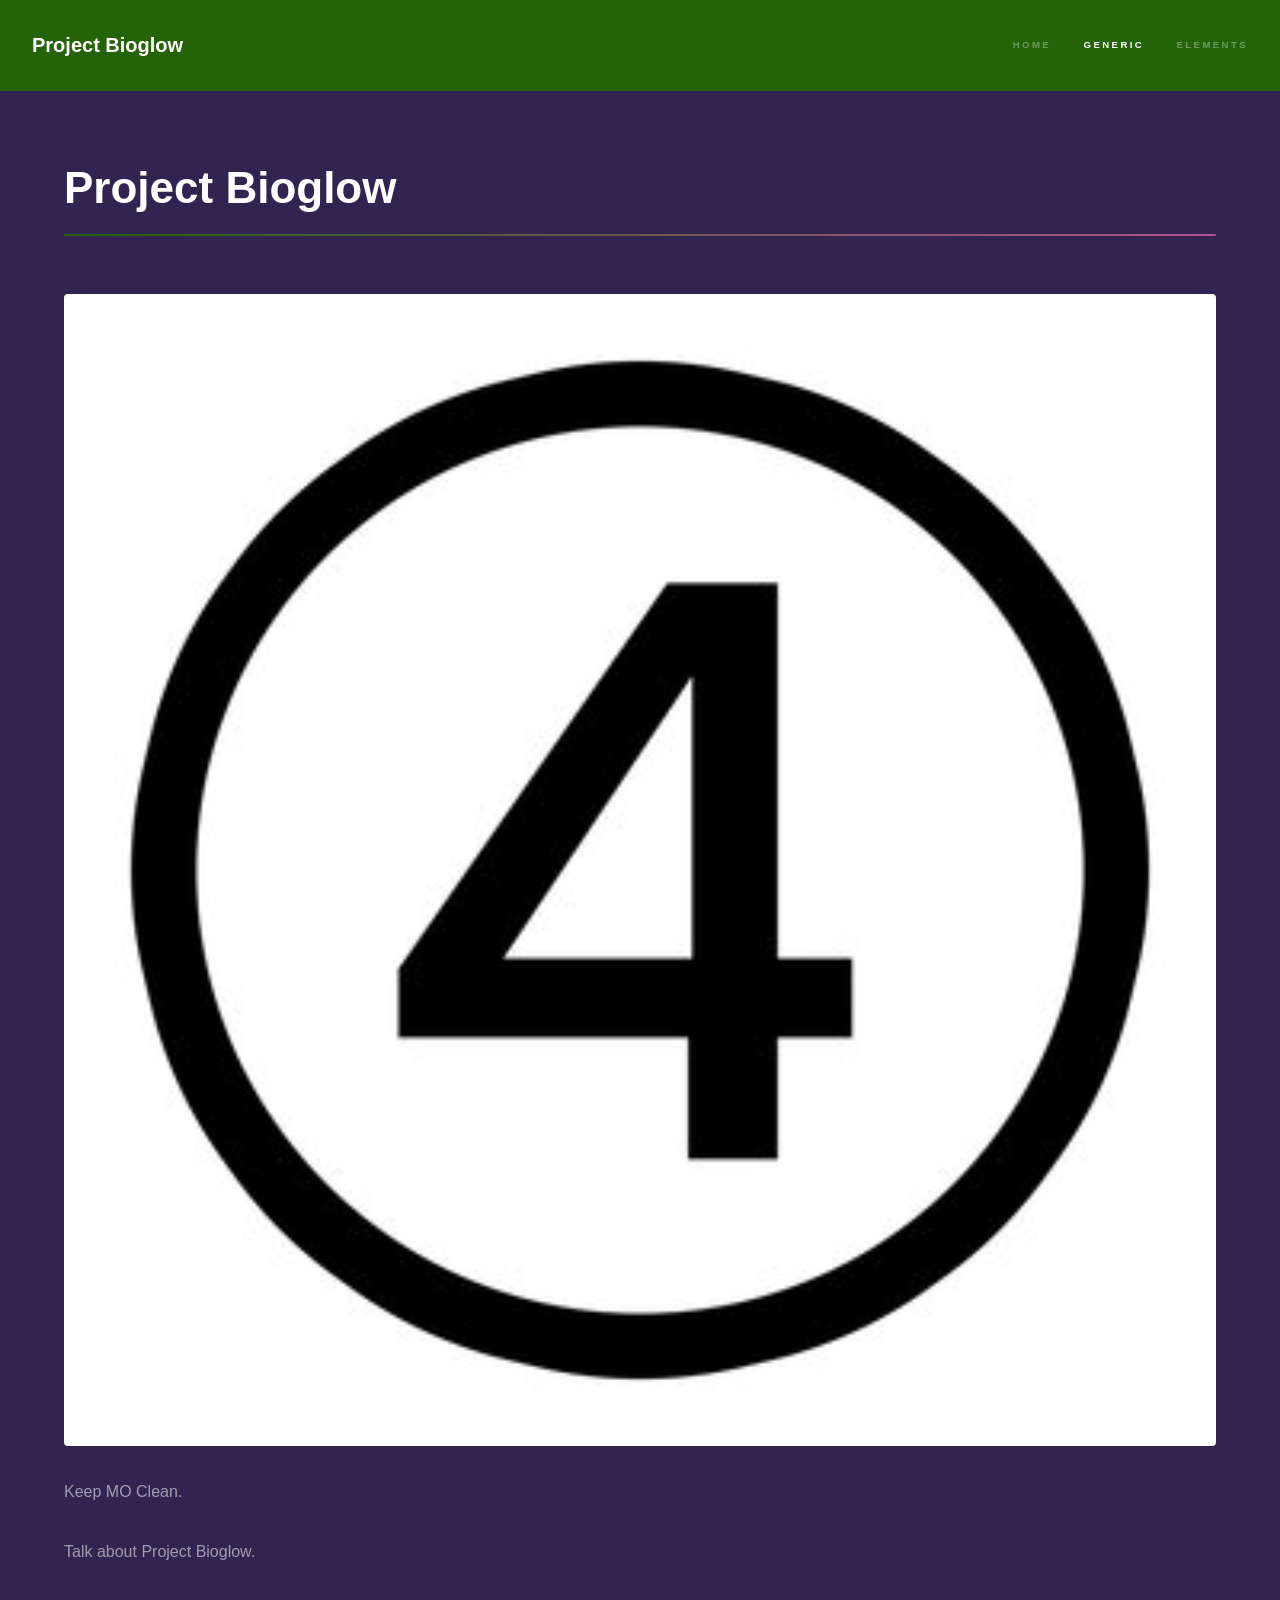
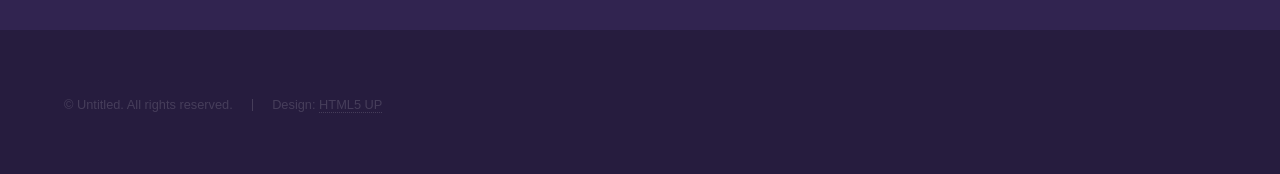
<file: generic.html>
<!DOCTYPE HTML>
<!--
	Hyperspace by HTML5 UP
	html5up.net | @ajlkn
	Free for personal and commercial use under the CCA 3.0 license (html5up.net/license)
-->
<html>
	<head>
		<title>Project Bioglow</title>
		<meta charset="utf-8" />
		<meta name="viewport" content="width=device-width, initial-scale=1, user-scalable=no" />
		<link rel="stylesheet" href="assets/css/main.css" />
		<noscript><link rel="stylesheet" href="assets/css/noscript.css" /></noscript>
	</head>
	<body class="is-preload">

		<!-- Header -->
			<header id="header">
				<a href="index.html" class="title">Project Bioglow</a>
				<nav>
					<ul>
						<li><a href="index.html">Home</a></li>
						<li><a href="generic.html" class="active">Generic</a></li>
						<li><a href="elements.html">Elements</a></li>
					</ul>
				</nav>
			</header>

		<!-- Wrapper -->
			<div id="wrapper">

				<!-- Main -->
					<section id="main" class="wrapper">
						<div class="inner">
							<h1 class="major">Project Bioglow</h1>
							<span class="image fit"><img src="images/pic04.jpg" alt="" /></span>
							<p>Keep MO Clean.</p>
							<p>Talk about Project Bioglow.</p>
						</div>
					</section>

			</div>

		<!-- Footer -->
			<footer id="footer" class="wrapper alt">
				<div class="inner">
					<ul class="menu">
						<li>&copy; Untitled. All rights reserved.</li><li>Design: <a href="http://html5up.net">HTML5 UP</a></li>
					</ul>
				</div>
			</footer>

		<!-- Scripts -->
			<script src="assets/js/jquery.min.js"></script>
			<script src="assets/js/jquery.scrollex.min.js"></script>
			<script src="assets/js/jquery.scrolly.min.js"></script>
			<script src="assets/js/browser.min.js"></script>
			<script src="assets/js/breakpoints.min.js"></script>
			<script src="assets/js/util.js"></script>
			<script src="assets/js/main.js"></script>

	</body>
</html>
</file>
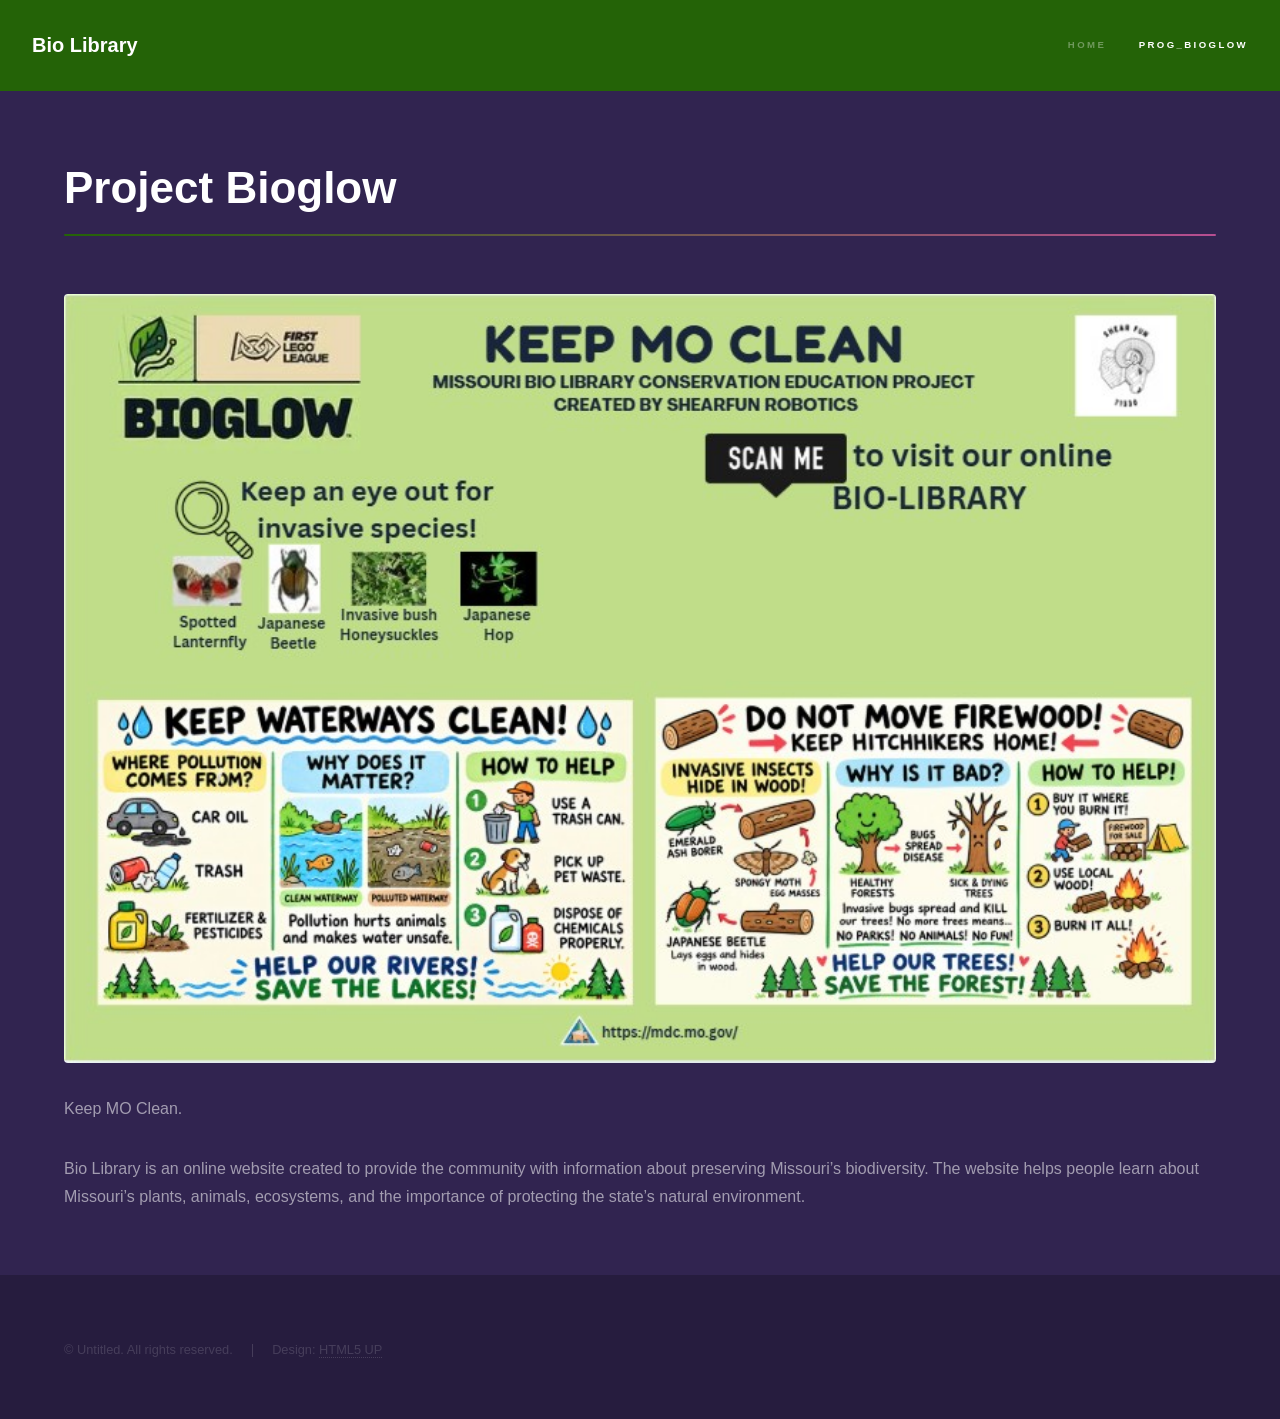
<file: Prog_Bioglow.html>
<!DOCTYPE HTML>
<!--
	Hyperspace by HTML5 UP
	html5up.net | @ajlkn
	Free for personal and commercial use under the CCA 3.0 license (html5up.net/license)
-->
<html>
	<head>
		<title>Bio Library</title>
		<meta charset="utf-8" />
		<meta name="viewport" content="width=device-width, initial-scale=1, user-scalable=no" />
		<link rel="stylesheet" href="assets/css/main.css" />
		<noscript><link rel="stylesheet" href="assets/css/noscript.css" /></noscript>
	</head>
	<body class="is-preload">

		<!-- Header -->
			<header id="header">
				<a href="index.html" class="title">Bio Library</a>
				<nav>
					<ul>
						<li><a href="index.html">Home</a></li>
						<li><a href="Prog_Bioglow.html" class="active">Prog_Bioglow</a></li>
					
					</ul>
				</nav>
			</header>

		<!-- Wrapper -->
			<div id="wrapper">

				<!-- Main -->
					<section id="main" class="wrapper">
						<div class="inner">
							<h1 class="major">Project Bioglow</h1>
							<span class="image fit"><img src="images/pic03.jpg" alt="" /></span>
							<p>Keep MO Clean.</p>
							<p>Bio Library is an online website created to provide the community with information about preserving Missouri’s biodiversity. The website helps people learn about Missouri’s plants, animals, ecosystems, and the importance of protecting the state’s natural environment.</p>
						</div>
					</section>

			</div>

		<!-- Footer -->
			<footer id="footer" class="wrapper alt">
				<div class="inner">
					<ul class="menu">
						<li>&copy; Untitled. All rights reserved.</li><li>Design: <a href="http://html5up.net">HTML5 UP</a></li>
					</ul>
				</div>
			</footer>

		<!-- Scripts -->
			<script src="assets/js/jquery.min.js"></script>
			<script src="assets/js/jquery.scrollex.min.js"></script>
			<script src="assets/js/jquery.scrolly.min.js"></script>
			<script src="assets/js/browser.min.js"></script>
			<script src="assets/js/breakpoints.min.js"></script>
			<script src="assets/js/util.js"></script>
			<script src="assets/js/main.js"></script>

	</body>
</html>
</file>
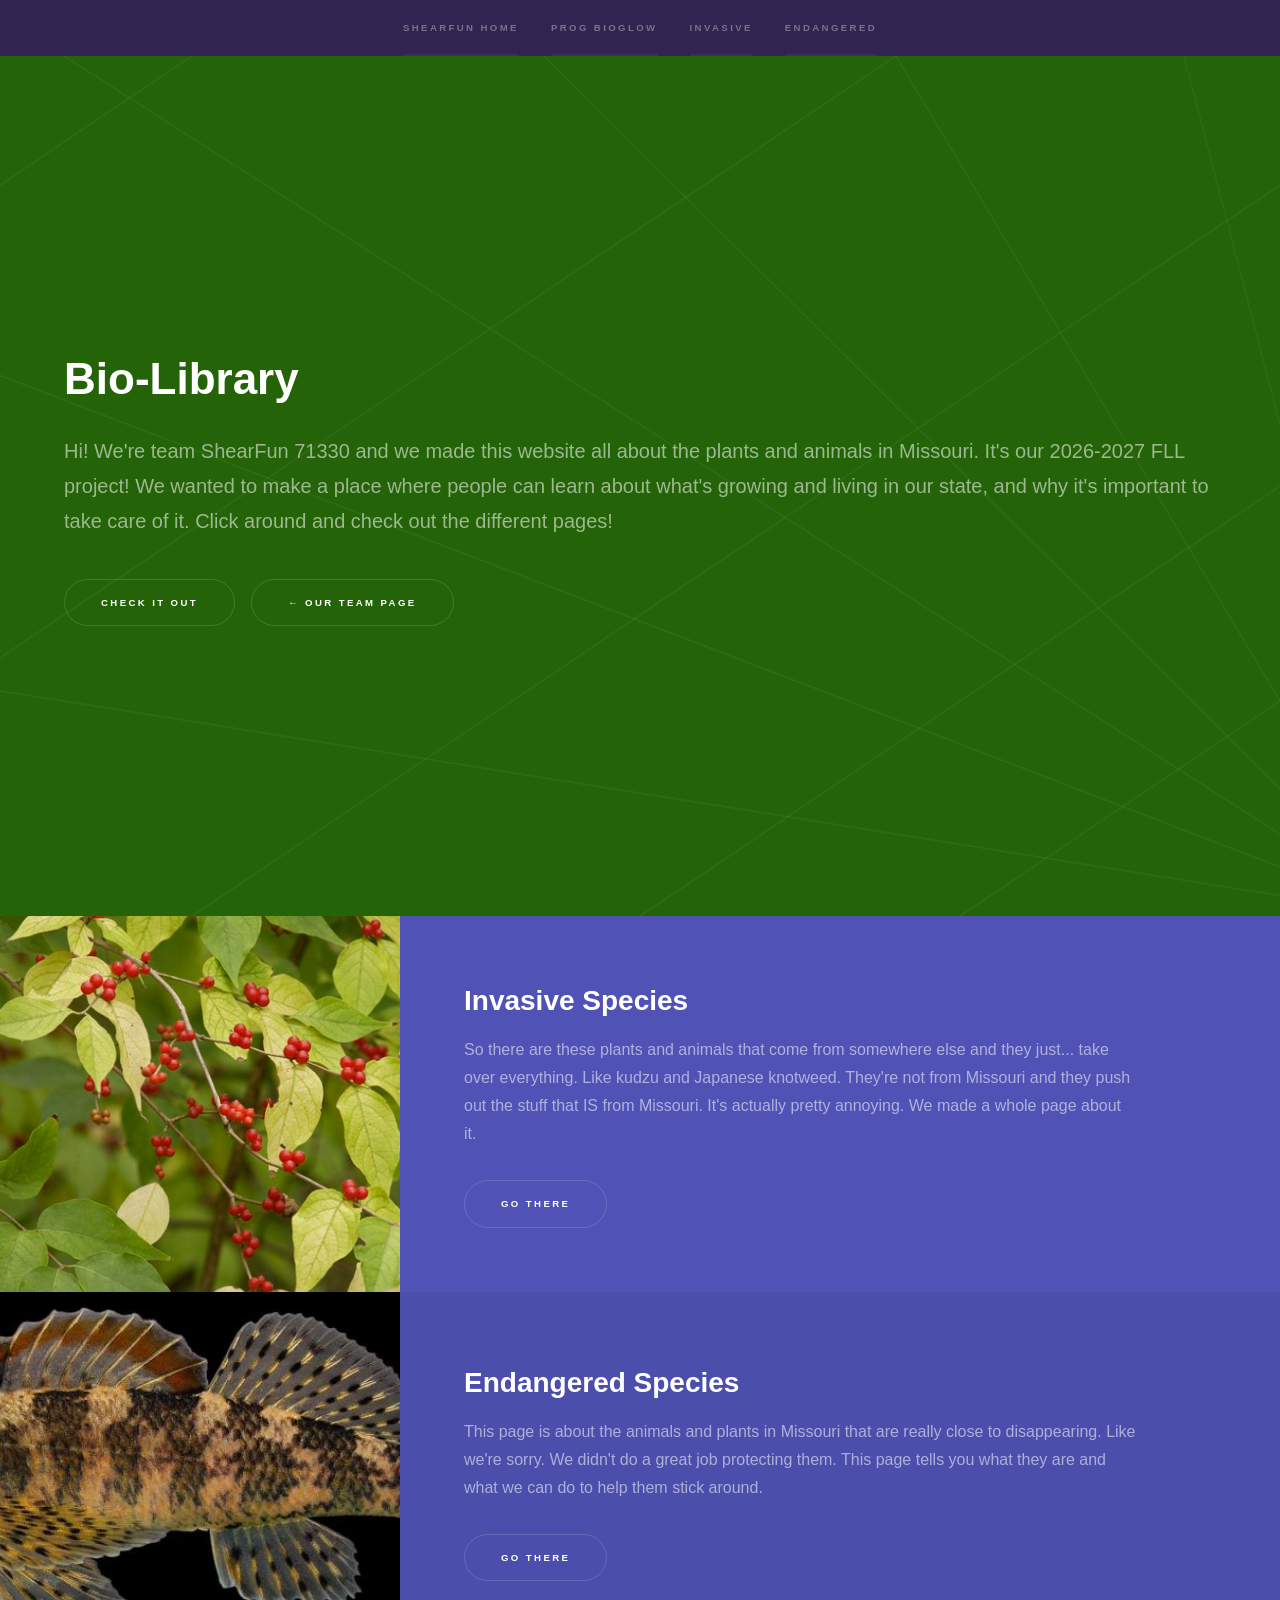
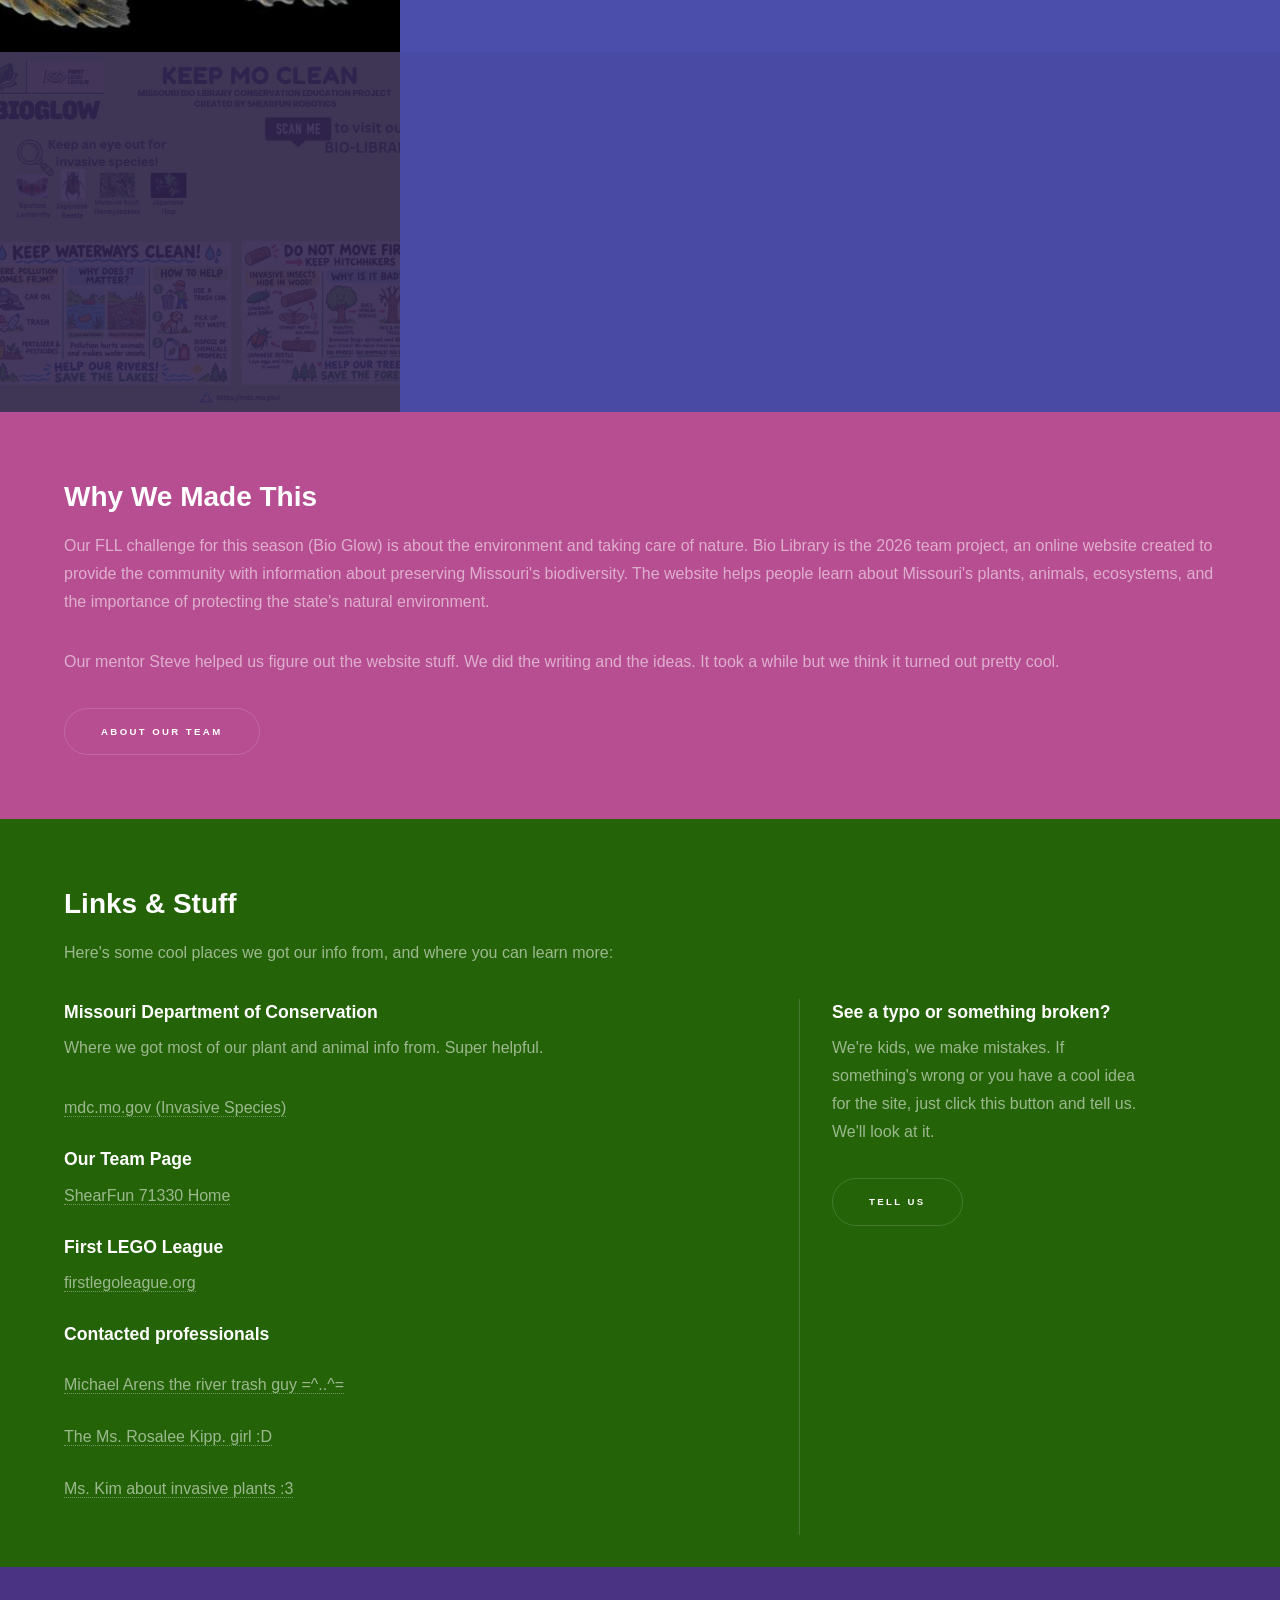
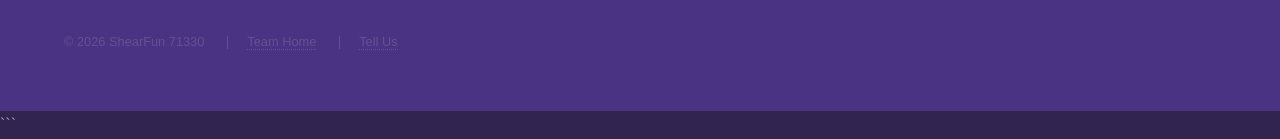
<file: prog_bioglow.html>
<!DOCTYPE html>
<html lang="en">
<head>
    <title>Bio-Library | ShearFun 71330</title>
    <meta charset="utf-8" />
    <meta name="viewport" content="width=device-width, initial-scale=1" />
    <link rel="stylesheet" href="assets/css/main.css" />
    <noscript><link rel="stylesheet" href="assets/css/noscript.css" /></noscript>
</head>
<body class="is-preload">

    <!-- Sidebar -->
    <section id="sidebar">
        <div class="inner">
            <nav>
                <ul>
                    <li><a href="index.html">ShearFun Home</a></li>
                    <li><a href="prog_bioglow.html">Prog Bioglow</a></li>
                    <li><a href="Invasive.html">Invasive</a></li>
                    <li><a href="Endangered.html">Endangered</a></li>
                   <!--  <li><a href="Bioglow.html">Bioglow</a></li>-->
                   <!--  <li><a href="Links.html">Links</a></li>-->
                </ul>
            </nav>
        </div>
    </section>

    <!-- Wrapper -->
    <div id="wrapper">

        <!-- Intro -->
        <section id="intro" class="wrapper style1 fullscreen fade-up">
            <div class="inner">
                <h1>Bio-Library</h1>
                <p>Hi! We're team ShearFun 71330 and we made this website all about the plants and animals in Missouri. It's our 2026-2027 FLL project! We 
wanted to make a place where people can learn about what's growing and living in our state, and why it's important to take care of it. Click around and 
check out the different pages!</p>
                <ul class="actions">
                    <li><a href="#invasive" class="button scrolly">Check It Out</a></li>
                    <li><a href="index.html" class="button alt">&larr; Our Team Page</a></li>
                </ul>
            </div>
        </section>

        <!-- Spotlights -->
        <section id="invasive" class="wrapper style2 spotlights">

            <!-- Invasive -->
            <section>
                <a href="Invasive.html" class="image">
                    <img src="images/1-bush-honeysuckle-with-seed_crop.jpg" alt="Invasive Species" data-position="25% 25%" />
                </a>
                <div class="content">
                    <div class="inner">
                        <h2>Invasive Species</h2>
                        <p>So there are these plants and animals that come from somewhere else and they just... take over everything. Like kudzu and 
Japanese knotweed. They're not from Missouri and they push out the stuff that IS from Missouri. It's actually pretty annoying. We made a whole page about 
it.</p>
                        <ul class="actions">
                            <li><a href="Invasive.html" class="button">Go There</a></li>
                        </ul>
                    </div>
                </div>
            </section>

            <!-- Endangered -->
            <section>
                <a href="Endangered.html" class="image">
                    <img src="images/Harlequin_Darter_Etheostoma_histrio_10-20-13.jpg" alt="Endangered Species" data-position="top center" />
                </a>
                <div class="content">
                    <div class="inner">
                        <h2>Endangered Species</h2>
                        <p>This page is about the animals and plants in Missouri that are really close to disappearing. Like we're sorry. We didn't do a 
great job protecting them. This page tells you what they are and what we can do to help them stick around.</p>
                        <ul class="actions">
                            <li><a href="Endangered.html" class="button">Go There</a></li>
                        </ul>
                    </div>
                </div>
            </section>

            <!-- Bioglow -->
            <section>
                <a href="Bioglow.html" class="image">
                    <img src="images/pic03.jpg" alt="Bioglow" data-position="25% 25%" />
                </a>
                <div class="content">
                    <div class="inner">
                        <h2>Bio-Glow</h2>
                        <p>This is the Bioglow and it's SO cool. We did a whole project on it.</p>
                        <ul class="actions">
                            <li><a href="Bioglow.html" class="button">Go There</a></li>
                        </ul>
                    </div>
                </div>
            </section>

        </section>

        <!-- Why We Made This -->
        <section id="two" class="wrapper style3 fade-up">
            <div class="inner">
                <h2>Why We Made This</h2>
                <p>Our FLL challenge for this season (Bio Glow) is about the environment and taking care of nature. Bio Library is the 2026 team project, 
an online website created to provide the community with information about preserving Missouri's biodiversity. The website helps people learn about 
Missouri's plants, animals, ecosystems, and the importance of protecting the state's natural environment.</p>
                <p>Our mentor Steve helped us figure out the website stuff. We did the writing and the ideas. It took a while but we think it turned out 
pretty cool.</p>
                <ul class="actions">
                    <li><a href="index.html" class="button">About Our Team</a></li>
                </ul>
            </div>
        </section>

        <!-- Links & Stuff -->
        <section id="four" class="wrapper style1 fade-up">
            <div class="inner">
                <h2>Links &amp; Stuff</h2>
                <p>Here's some cool places we got our info from, and where you can learn more:</p>
                <div class="split style1">
                    <section>
                        <ul class="contact">
                            <li>
                                <h3>Missouri Department of Conservation</h3>
                                <p>Where we got most of our plant and animal info from. Super helpful.</p>
                                <a href="https://mdc.mo.gov/discover-nature/invasive-nuisance-species" target="_blank" rel="noopener">mdc.mo.gov (Invasive 
Species)</a>
                            </li>
                            <li>
                                <h3>Our Team Page</h3>
                                <a href="index.html">ShearFun 71330 Home</a>
                            </li>
                            <li>
                                <h3>First LEGO League</h3>
                                <a href="https://firstlegoleague.org/" target="_blank" rel="noopener">firstlegoleague.org</a>
                            </li>
                            <li>
                                <h3>Contacted professionals</h3>
                                 <li><a href="https://www.cleanearthrovers.com/rover ">Michael Arens the river trash guy =^..^=</a> </li>
                                 <li><a href="https://agriculture.mo.gov/plants/pests/">The Ms. Rosalee Kipp. girl :D</a> </li>
                                 <li><a href="https://mdc.mo.gov/discover-nature/places/august-busch-memorial-conservation-area">Ms. Kim about invasive plants :3</a> </li>
                            </li>
                        </ul>
                    </section>
                    <section>
                        <ul class="contact">
                            <li>
                                <h3>See a typo or something broken?</h3>
                                <p>We're kids, we make mistakes. If something's wrong or you have a cool idea for the site, just click this button and tell 
us. We'll look at it.</p>
                                <ul class="actions">
                                    <li><a href="https://github.com/Daddygeek1/Shear_Fun_web/issues/new/choose" class="button" target="_blank" 
rel="noopener">Tell Us</a></li>
                                </ul>
                            </li>
                        </ul>
                    </section>
                </div>
            </div>
        </section>

    </div>

    <!-- Footer -->
    <footer id="footer" class="wrapper style1-alt">
        <div class="inner">
            <ul class="menu">
                <li>&copy; 2026 ShearFun 71330</li>
                <li><a href="index.html">Team Home</a></li>
                <li><a href="https://github.com/Daddygeek1/Shear_Fun_web/issues/new/choose" target="_blank" rel="noopener">Tell Us</a></li>
            </ul>
        </div>
    </footer>

    <!-- Scripts -->
    <script src="assets/js/jquery.min.js"></script>
    <script src="assets/js/jquery.scrollex.min.js"></script>
    <script src="assets/js/jquery.scrolly.min.js"></script>
    <script src="assets/js/browser.min.js"></script>
    <script src="assets/js/breakpoints.min.js"></script>
    <script src="assets/js/util.js"></script>
    <script src="assets/js/main.js"></script>

</body>
</html>
```
</file>
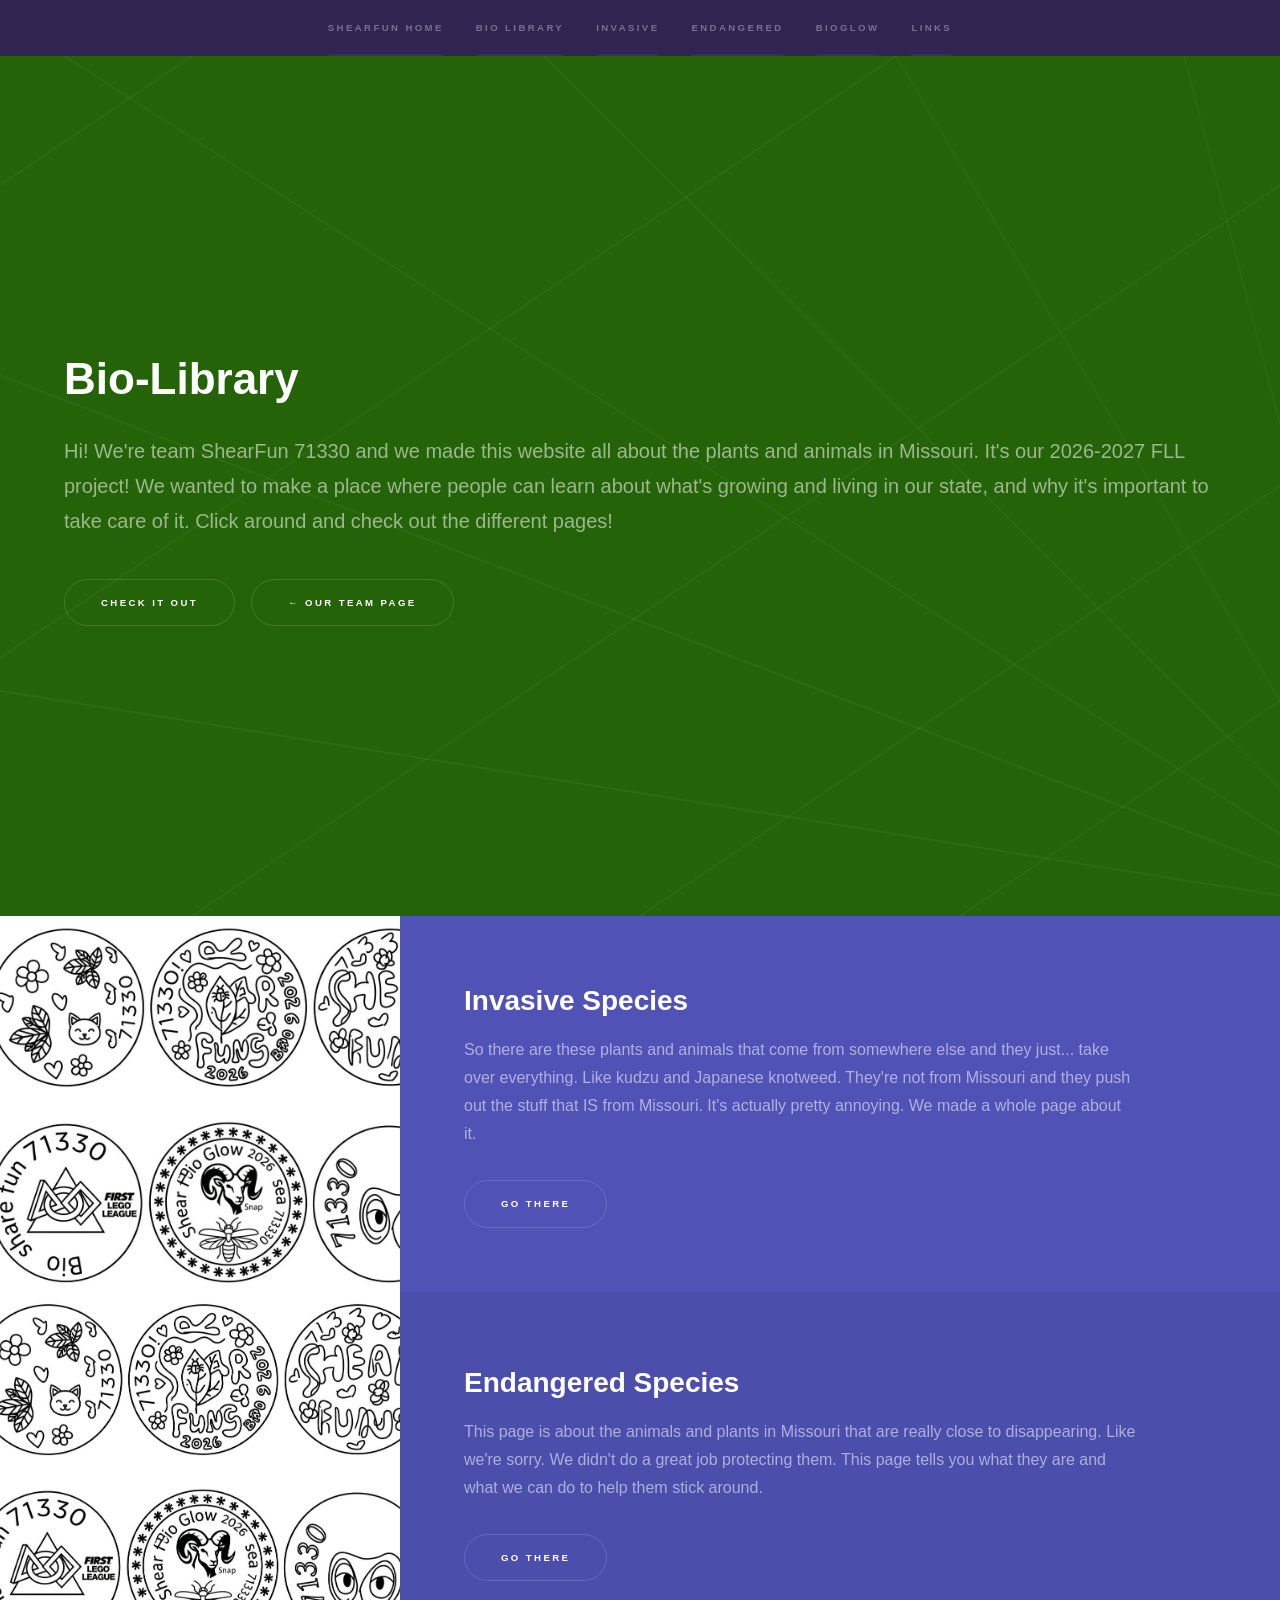
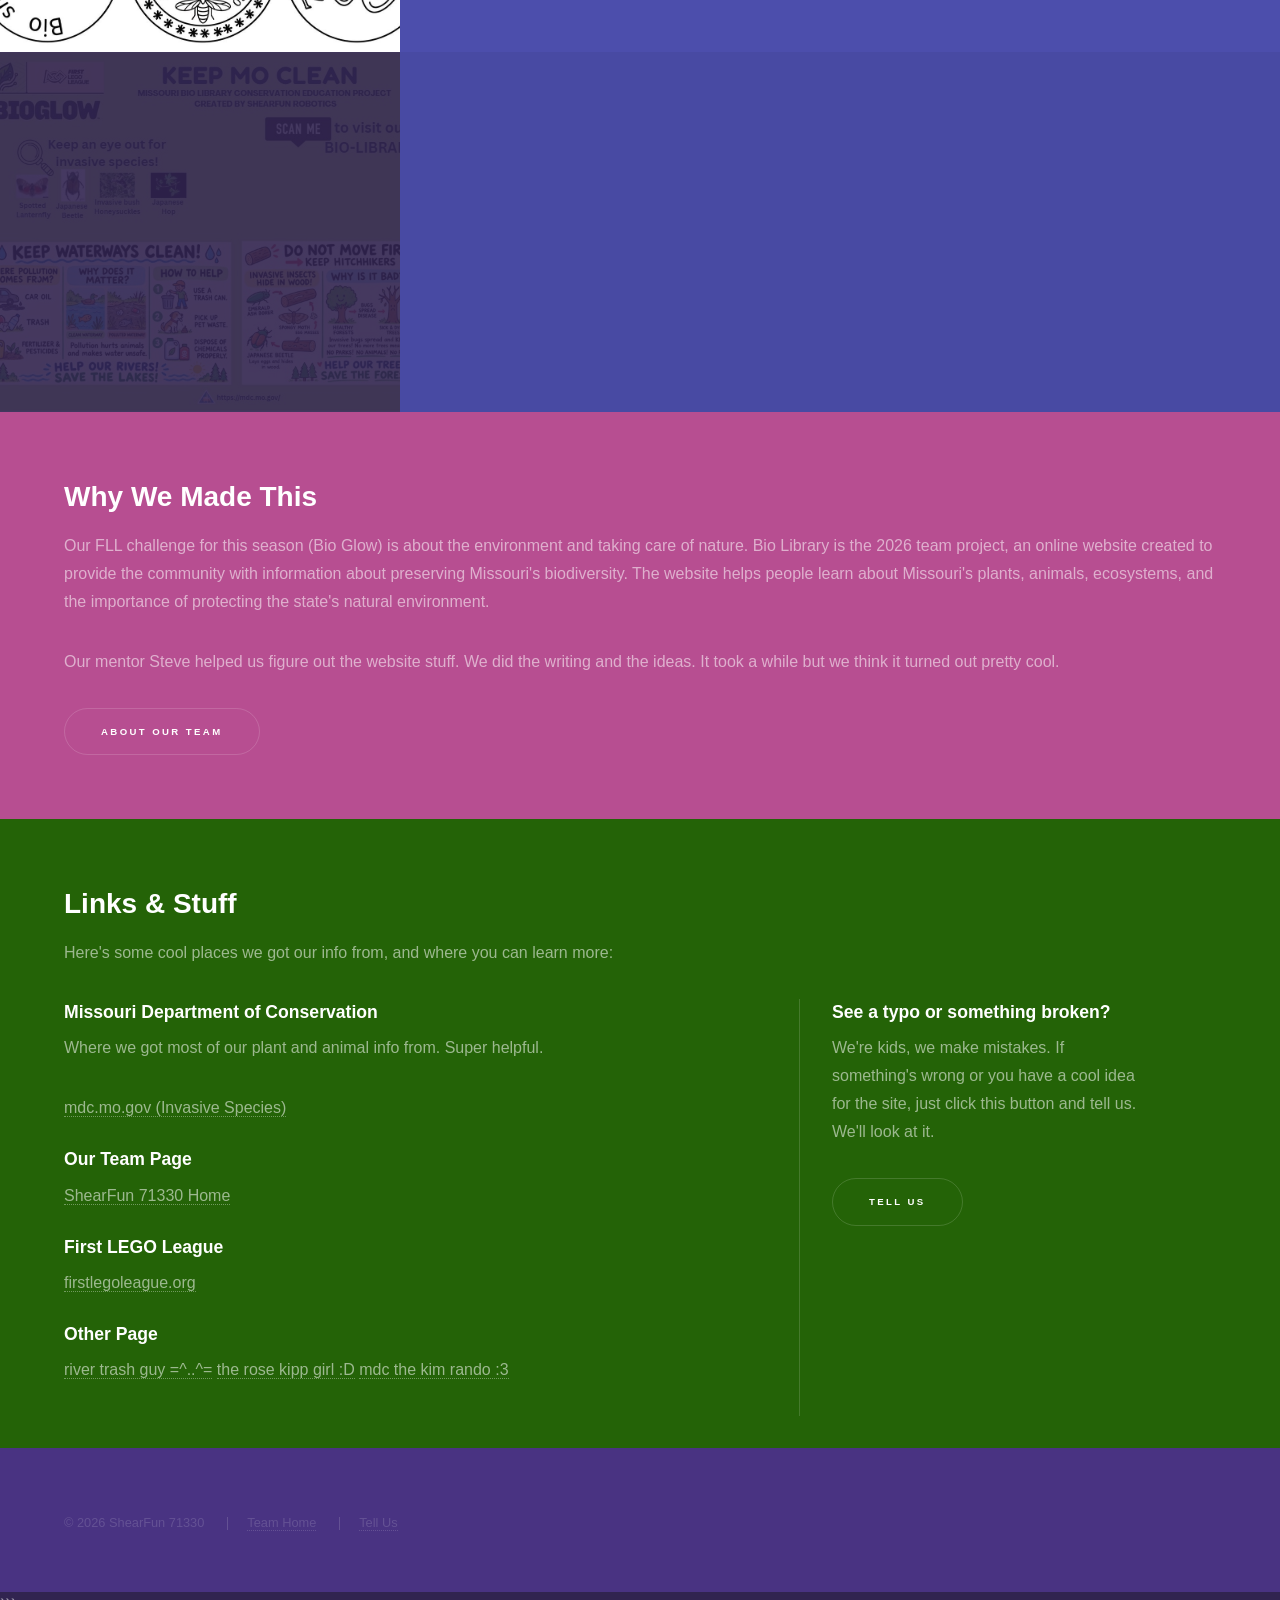
<file: test.html>
<!DOCTYPE html>
<html lang="en">
<head>
    <title>Bio-Library | ShearFun 71330</title>
    <meta charset="utf-8" />
    <meta name="viewport" content="width=device-width, initial-scale=1" />
    <link rel="stylesheet" href="assets/css/main.css" />
    <noscript><link rel="stylesheet" href="assets/css/noscript.css" /></noscript>
</head>
<body class="is-preload">

    <!-- Sidebar -->
    <section id="sidebar">
        <div class="inner">
            <nav>
                <ul>
                    <li><a href="index.html">ShearFun Home</a></li>
                    <li><a href="Bio_Library.html">Bio Library</a></li>
                    <li><a href="Invasive.html">Invasive</a></li>
                    <li><a href="Endangered.html">Endangered</a></li>
                    <li><a href="Bioglow.html">Bioglow</a></li>
                    <li><a href="Links.html">Links</a></li>
                </ul>
            </nav>
        </div>
    </section>

    <!-- Wrapper -->
    <div id="wrapper">

        <!-- Intro -->
        <section id="intro" class="wrapper style1 fullscreen fade-up">
            <div class="inner">
                <h1>Bio-Library</h1>
                <p>Hi! We're team ShearFun 71330 and we made this website all about the plants and animals in Missouri. It's our 2026-2027 FLL project! We 
wanted to make a place where people can learn about what's growing and living in our state, and why it's important to take care of it. Click around and 
check out the different pages!</p>
                <ul class="actions">
                    <li><a href="#invasive" class="button scrolly">Check It Out</a></li>
                    <li><a href="index.html" class="button alt">&larr; Our Team Page</a></li>
                </ul>
            </div>
        </section>

        <!-- Spotlights -->
        <section id="invasive" class="wrapper style2 spotlights">

            <!-- Invasive -->
            <section>
                <a href="Invasive.html" class="image">
                    <img src="images/Buttons.jpg" alt="Invasive Species" data-position="25% 25%" />
                </a>
                <div class="content">
                    <div class="inner">
                        <h2>Invasive Species</h2>
                        <p>So there are these plants and animals that come from somewhere else and they just... take over everything. Like kudzu and 
Japanese knotweed. They're not from Missouri and they push out the stuff that IS from Missouri. It's actually pretty annoying. We made a whole page about 
it.</p>
                        <ul class="actions">
                            <li><a href="Invasive.html" class="button">Go There</a></li>
                        </ul>
                    </div>
                </div>
            </section>

            <!-- Endangered -->
            <section>
                <a href="Endangered.html" class="image">
                    <img src="images/Buttons.jpg" alt="Endangered Species" data-position="top center" />
                </a>
                <div class="content">
                    <div class="inner">
                        <h2>Endangered Species</h2>
                        <p>This page is about the animals and plants in Missouri that are really close to disappearing. Like we're sorry. We didn't do a 
great job protecting them. This page tells you what they are and what we can do to help them stick around.</p>
                        <ul class="actions">
                            <li><a href="Endangered.html" class="button">Go There</a></li>
                        </ul>
                    </div>
                </div>
            </section>

            <!-- Bioglow -->
            <section>
                <a href="Bioglow.html" class="image">
                    <img src="images/pic03.jpg" alt="Bioglow" data-position="25% 25%" />
                </a>
                <div class="content">
                    <div class="inner">
                        <h2>Bio-Glow</h2>
                        <p>This is the Bioglow and it's SO cool. We did a whole project on it.</p>
                        <ul class="actions">
                            <li><a href="Bioglow.html" class="button">Go There</a></li>
                        </ul>
                    </div>
                </div>
            </section>

        </section>

        <!-- Why We Made This -->
        <section id="two" class="wrapper style3 fade-up">
            <div class="inner">
                <h2>Why We Made This</h2>
                <p>Our FLL challenge for this season (Bio Glow) is about the environment and taking care of nature. Bio Library is the 2026 team project, 
an online website created to provide the community with information about preserving Missouri's biodiversity. The website helps people learn about 
Missouri's plants, animals, ecosystems, and the importance of protecting the state's natural environment.</p>
                <p>Our mentor Steve helped us figure out the website stuff. We did the writing and the ideas. It took a while but we think it turned out 
pretty cool.</p>
                <ul class="actions">
                    <li><a href="index.html" class="button">About Our Team</a></li>
                </ul>
            </div>
        </section>

        <!-- Links & Stuff -->
        <section id="four" class="wrapper style1 fade-up">
            <div class="inner">
                <h2>Links &amp; Stuff</h2>
                <p>Here's some cool places we got our info from, and where you can learn more:</p>
                <div class="split style1">
                    <section>
                        <ul class="contact">
                            <li>
                                <h3>Missouri Department of Conservation</h3>
                                <p>Where we got most of our plant and animal info from. Super helpful.</p>
                                <a href="https://mdc.mo.gov/discover-nature/invasive-nuisance-species" target="_blank" rel="noopener">mdc.mo.gov (Invasive 
Species)</a>
                            </li>
                            <li>
                                <h3>Our Team Page</h3>
                                <a href="index.html">ShearFun 71330 Home</a>
                            </li>
                            <li>
                                <h3>First LEGO League</h3>
                                <a href="https://firstlegoleague.org/" target="_blank" rel="noopener">firstlegoleague.org</a>
                            </li>
                            <li>
                                <h3>Other Page</h3>
                                <a href="index.html">river trash guy =^..^=</a>
                                <a href="index.html">the rose kipp girl :D</a>
                                <a href="index.html">mdc the kim rando :3</a>
                            </li>
                        </ul>
                    </section>
                    <section>
                        <ul class="contact">
                            <li>
                                <h3>See a typo or something broken?</h3>
                                <p>We're kids, we make mistakes. If something's wrong or you have a cool idea for the site, just click this button and tell 
us. We'll look at it.</p>
                                <ul class="actions">
                                    <li><a href="https://github.com/Daddygeek1/Shear_Fun_web/issues/new/choose" class="button" target="_blank" 
rel="noopener">Tell Us</a></li>
                                </ul>
                            </li>
                        </ul>
                    </section>
                </div>
            </div>
        </section>

    </div>

    <!-- Footer -->
    <footer id="footer" class="wrapper style1-alt">
        <div class="inner">
            <ul class="menu">
                <li>&copy; 2026 ShearFun 71330</li>
                <li><a href="index.html">Team Home</a></li>
                <li><a href="https://github.com/Daddygeek1/Shear_Fun_web/issues/new/choose" target="_blank" rel="noopener">Tell Us</a></li>
            </ul>
        </div>
    </footer>

    <!-- Scripts -->
    <script src="assets/js/jquery.min.js"></script>
    <script src="assets/js/jquery.scrollex.min.js"></script>
    <script src="assets/js/jquery.scrolly.min.js"></script>
    <script src="assets/js/browser.min.js"></script>
    <script src="assets/js/breakpoints.min.js"></script>
    <script src="assets/js/util.js"></script>
    <script src="assets/js/main.js"></script>

</body>
</html>
```
</file>
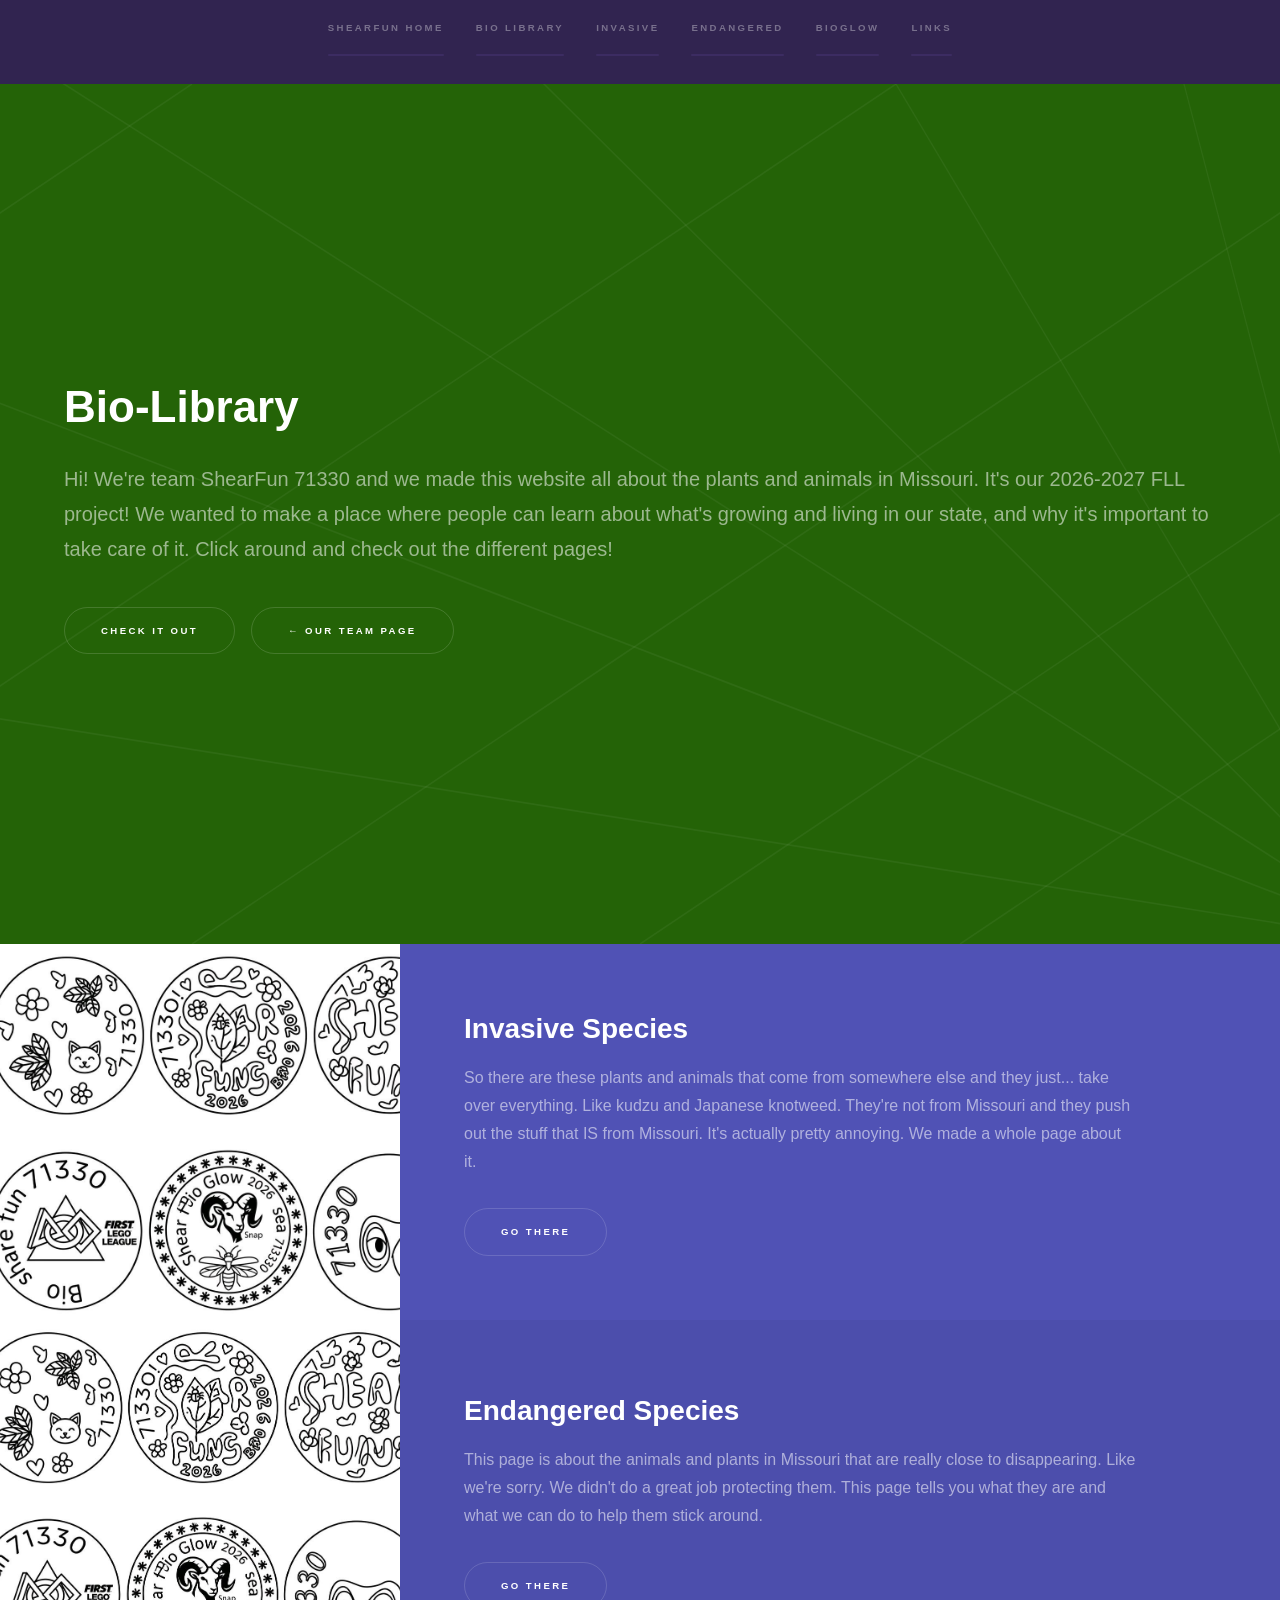
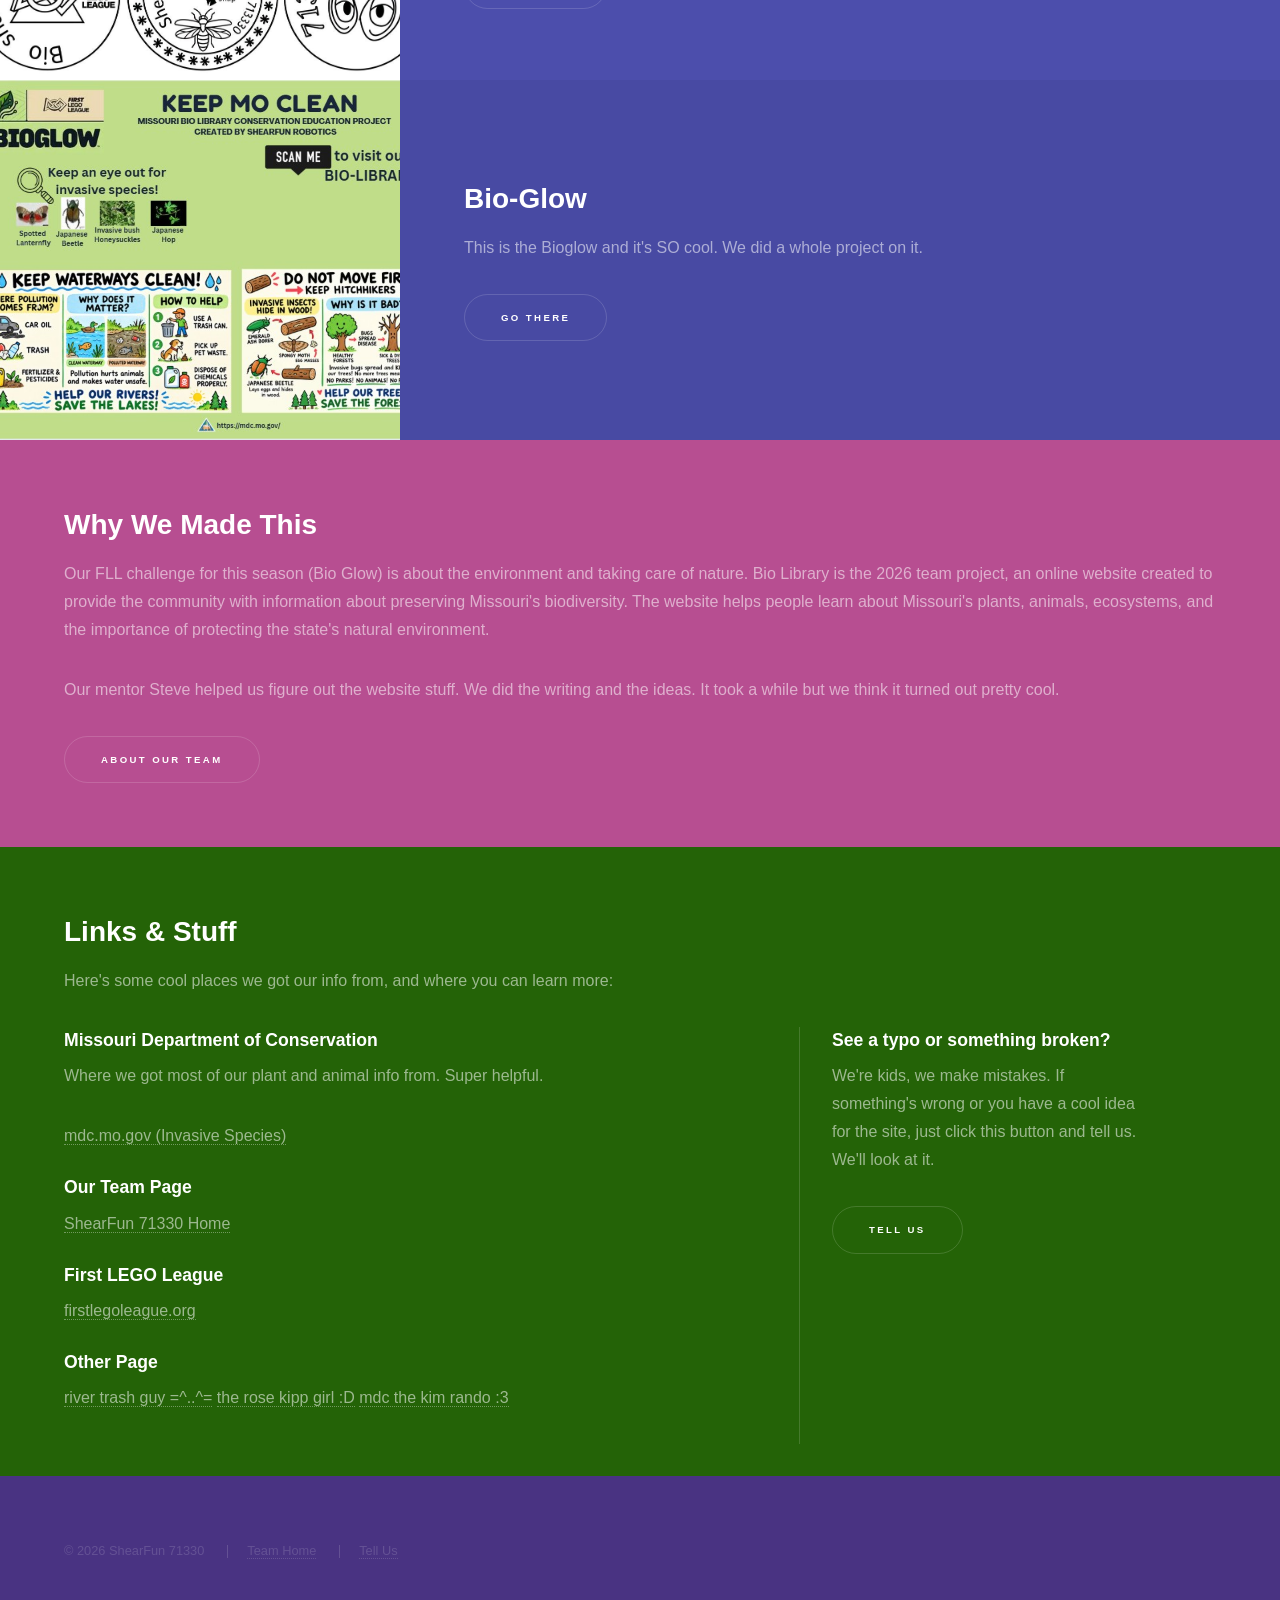
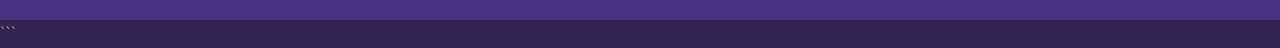
<file: Test.html>
```html
<!DOCTYPE html>
<html lang="en">
<head>
    <title>Bio-Library | ShearFun 71330</title>
    <meta charset="utf-8" />
    <meta name="viewport" content="width=device-width, initial-scale=1" />
    <link rel="stylesheet" href="assets/css/main.css" />
    <noscript><link rel="stylesheet" href="assets/css/noscript.css" /></noscript>
</head>
<body class="is-preload">

    <!-- Sidebar -->
    <section id="sidebar">
        <div class="inner">
            <nav>
                <ul>
                    <li><a href="index.html">ShearFun Home</a></li>
                    <li><a href="Bio_Library.html">Bio Library</a></li>
                    <li><a href="Invasive.html">Invasive</a></li>
                    <li><a href="Endangered.html">Endangered</a></li>
                    <li><a href="Bioglow.html">Bioglow</a></li>
                    <li><a href="Links.html">Links</a></li>
                </ul>
            </nav>
        </div>
    </section>

    <!-- Wrapper -->
    <div id="wrapper">

        <!-- Intro -->
        <section id="intro" class="wrapper style1 fullscreen fade-up">
            <div class="inner">
                <h1>Bio-Library</h1>
                <p>Hi! We're team ShearFun 71330 and we made this website all about the plants and animals in Missouri. It's our 2026-2027 FLL project! We 
wanted to make a place where people can learn about what's growing and living in our state, and why it's important to take care of it. Click around and 
check out the different pages!</p>
                <ul class="actions">
                    <li><a href="#invasive" class="button scrolly">Check It Out</a></li>
                    <li><a href="index.html" class="button alt">&larr; Our Team Page</a></li>
                </ul>
            </div>
        </section>

        <!-- Spotlights -->
        <section id="invasive" class="wrapper style2 spotlights">

            <!-- Invasive -->
            <section>
                <a href="Invasive.html" class="image">
                    <img src="images/Buttons.jpg" alt="Invasive Species" data-position="25% 25%" />
                </a>
                <div class="content">
                    <div class="inner">
                        <h2>Invasive Species</h2>
                        <p>So there are these plants and animals that come from somewhere else and they just... take over everything. Like kudzu and 
Japanese knotweed. They're not from Missouri and they push out the stuff that IS from Missouri. It's actually pretty annoying. We made a whole page about 
it.</p>
                        <ul class="actions">
                            <li><a href="Invasive.html" class="button">Go There</a></li>
                        </ul>
                    </div>
                </div>
            </section>

            <!-- Endangered -->
            <section>
                <a href="Endangered.html" class="image">
                    <img src="images/Buttons.jpg" alt="Endangered Species" data-position="top center" />
                </a>
                <div class="content">
                    <div class="inner">
                        <h2>Endangered Species</h2>
                        <p>This page is about the animals and plants in Missouri that are really close to disappearing. Like we're sorry. We didn't do a 
great job protecting them. This page tells you what they are and what we can do to help them stick around.</p>
                        <ul class="actions">
                            <li><a href="Endangered.html" class="button">Go There</a></li>
                        </ul>
                    </div>
                </div>
            </section>

            <!-- Bioglow -->
            <section>
                <a href="Bioglow.html" class="image">
                    <img src="images/pic03.jpg" alt="Bioglow" data-position="25% 25%" />
                </a>
                <div class="content">
                    <div class="inner">
                        <h2>Bio-Glow</h2>
                        <p>This is the Bioglow and it's SO cool. We did a whole project on it.</p>
                        <ul class="actions">
                            <li><a href="Bioglow.html" class="button">Go There</a></li>
                        </ul>
                    </div>
                </div>
            </section>

        </section>

        <!-- Why We Made This -->
        <section id="two" class="wrapper style3 fade-up">
            <div class="inner">
                <h2>Why We Made This</h2>
                <p>Our FLL challenge for this season (Bio Glow) is about the environment and taking care of nature. Bio Library is the 2026 team project, 
an online website created to provide the community with information about preserving Missouri's biodiversity. The website helps people learn about 
Missouri's plants, animals, ecosystems, and the importance of protecting the state's natural environment.</p>
                <p>Our mentor Steve helped us figure out the website stuff. We did the writing and the ideas. It took a while but we think it turned out 
pretty cool.</p>
                <ul class="actions">
                    <li><a href="index.html" class="button">About Our Team</a></li>
                </ul>
            </div>
        </section>

        <!-- Links & Stuff -->
        <section id="four" class="wrapper style1 fade-up">
            <div class="inner">
                <h2>Links &amp; Stuff</h2>
                <p>Here's some cool places we got our info from, and where you can learn more:</p>
                <div class="split style1">
                    <section>
                        <ul class="contact">
                            <li>
                                <h3>Missouri Department of Conservation</h3>
                                <p>Where we got most of our plant and animal info from. Super helpful.</p>
                                <a href="https://mdc.mo.gov/discover-nature/invasive-nuisance-species" target="_blank" rel="noopener">mdc.mo.gov (Invasive 
Species)</a>
                            </li>
                            <li>
                                <h3>Our Team Page</h3>
                                <a href="index.html">ShearFun 71330 Home</a>
                            </li>
                            <li>
                                <h3>First LEGO League</h3>
                                <a href="https://firstlegoleague.org/" target="_blank" rel="noopener">firstlegoleague.org</a>
                            </li>
                            <li>
                                <h3>Other Page</h3>
                                <a href="index.html">river trash guy =^..^=</a>
                                <a href="index.html">the rose kipp girl :D</a>
                                <a href="index.html">mdc the kim rando :3</a>
                            </li>
                        </ul>
                    </section>
                    <section>
                        <ul class="contact">
                            <li>
                                <h3>See a typo or something broken?</h3>
                                <p>We're kids, we make mistakes. If something's wrong or you have a cool idea for the site, just click this button and tell 
us. We'll look at it.</p>
                                <ul class="actions">
                                    <li><a href="https://github.com/Daddygeek1/Shear_Fun_web/issues/new/choose" class="button" target="_blank" 
rel="noopener">Tell Us</a></li>
                                </ul>
                            </li>
                        </ul>
                    </section>
                </div>
            </div>
        </section>

    </div>

    <!-- Footer -->
    <footer id="footer" class="wrapper style1-alt">
        <div class="inner">
            <ul class="menu">
                <li>&copy; 2026 ShearFun 71330</li>
                <li><a href="index.html">Team Home</a></li>
                <li><a href="https://github.com/Daddygeek1/Shear_Fun_web/issues/new/choose" target="_blank" rel="noopener">Tell Us</a></li>
            </ul>
        </div>
    </footer>

    <!-- Scripts -->
    <script src="assets/js/jquery.min.js"></script>
    <script src="assets/js/jquery.scrollex.min.js"></script>
    <script src="assets/js/jquery.scrolly.min.js"></script>
    <script src="assets/js/browser.min.js"></script>
    <script src="assets/js/breakpoints.min.js"></script>
    <script src="assets/js/util.js"></script>
    <script src="assets/js/main.js"></script>

</body>
</html>
```
</file>
<file: assets/css/noscript.css>
/*
	Hyperspace by HTML5 UP
	html5up.net | @ajlkn
	Free for personal and commercial use under the CCA 3.0 license (html5up.net/license)
*/

/* Spotlights */

	.spotlights > section > .image:before {
		opacity: 0 !important;
	}

	.spotlights > section > .content > .inner {
		-moz-transform: none !important;
		-webkit-transform: none !important;
		-ms-transform: none !important;
		transform: none !important;
		opacity: 1 !important;
	}

/* Wrapper */

	.wrapper > .inner {
		opacity: 1 !important;
		-moz-transform: none !important;
		-webkit-transform: none !important;
		-ms-transform: none !important;
		transform: none !important;
	}

/* Sidebar */

	#sidebar > .inner {
		opacity: 1 !important;
	}

	#sidebar nav > ul > li {
		-moz-transform: none !important;
		-webkit-transform: none !important;
		-ms-transform: none !important;
		transform: none !important;
		opacity: 1 !important;
	}
</file>
<file: html5up-hyperspace/assets/css/noscript.css>
/*
	Hyperspace by HTML5 UP
	html5up.net | @ajlkn
	Free for personal and commercial use under the CCA 3.0 license (html5up.net/license)
*/

/* Spotlights */

	.spotlights > section > .image:before {
		opacity: 0 !important;
	}

	.spotlights > section > .content > .inner {
		-moz-transform: none !important;
		-webkit-transform: none !important;
		-ms-transform: none !important;
		transform: none !important;
		opacity: 1 !important;
	}

/* Wrapper */

	.wrapper > .inner {
		opacity: 1 !important;
		-moz-transform: none !important;
		-webkit-transform: none !important;
		-ms-transform: none !important;
		transform: none !important;
	}

/* Sidebar */

	#sidebar > .inner {
		opacity: 1 !important;
	}

	#sidebar nav > ul > li {
		-moz-transform: none !important;
		-webkit-transform: none !important;
		-ms-transform: none !important;
		transform: none !important;
		opacity: 1 !important;
	}
</file>
<file: assets/css/main.css>
@import url(fontawesome-all.min.css);

/*
	Hyperspace by HTML5 UP
	html5up.net | @ajlkn
	Free for personal and commercial use under the CCA 3.0 license (html5up.net/license)
*/

html, body, div, span, applet, object,
iframe, h1, h2, h3, h4, h5, h6, p, blockquote,
pre, a, abbr, acronym, address, big, cite,
code, del, dfn, em, img, ins, kbd, q, s, samp,
small, strike, strong, sub, sup, tt, var, b,
u, i, center, dl, dt, dd, ol, ul, li, fieldset,
form, label, legend, table, caption, tbody,
tfoot, thead, tr, th, td, article, aside,
canvas, details, embed, figure, figcaption,
footer, header, hgroup, menu, nav, output, ruby,
section, summary, time, mark, audio, video {
	margin: 0;
	padding: 0;
	border: 0;
	font-size: 100%;
	font: inherit;
	vertical-align: baseline;}

article, aside, details, figcaption, figure,
footer, header, hgroup, menu, nav, section {
	display: block;}

body {
	line-height: 1;
}

ol, ul {
	list-style: none;
}

blockquote, q {
	quotes: none;
}

	blockquote:before, blockquote:after, q:before, q:after {
		content: '';
		content: none;
	}

table {
	border-collapse: collapse;
	border-spacing: 0;
}

body {
	-webkit-text-size-adjust: none;
}

mark {
	background-color: transparent;
	color: inherit;
}

input::-moz-focus-inner {
	border: 0;
	padding: 0;
}

input, select, textarea {
	-moz-appearance: none;
	-webkit-appearance: none;
	-ms-appearance: none;
	appearance: none;
}

/* Basic */

	@-ms-viewport {
		width: device-width;
	}

	body {
		-ms-overflow-style: scrollbar;
	}

	@media screen and (max-width: 480px) {

		html, body {
			min-width: 320px;
		}

	}

	html {
		box-sizing: border-box;
	}

	*, *:before, *:after {
		box-sizing: inherit;
	}

	body {
		background: #312450;
	}

		body.is-preload *, body.is-preload *:before, body.is-preload *:after {
			-moz-animation: none !important;
			-webkit-animation: none !important;
			-ms-animation: none !important;
			animation: none !important;
			-moz-transition: none !important;
			-webkit-transition: none !important;
			-ms-transition: none !important;
			transition: none !important;
		}

/* Type */

	body, input, select, textarea {
		color: rgba(255, 255, 255, 0.55);
		font-family: Arial, Helvetica, sans-serif;
		font-size: 16.5pt;
		font-weight: normal;
		line-height: 1.75;
	}

		@media screen and (max-width: 1680px) {

			body, input, select, textarea {
				font-size: 13pt;
			}

		}

		@media screen and (max-width: 1280px) {

			body, input, select, textarea {
				font-size: 12pt;
			}

		}

		@media screen and (max-width: 360px) {

			body, input, select, textarea {
				font-size: 11pt;
			}

		}

	a {
		-moz-transition: color 0.2s ease, border-bottom-color 0.2s ease;
		-webkit-transition: color 0.2s ease, border-bottom-color 0.2s ease;
		-ms-transition: color 0.2s ease, border-bottom-color 0.2s ease;
		transition: color 0.2s ease, border-bottom-color 0.2s ease;
		border-bottom: dotted 1px rgba(255, 255, 255, 0.35);
		color: inherit;
		text-decoration: none;
	}

		a:hover {
			border-bottom-color: transparent;
			color: #ffffff;
		}

	strong, b {
		color: #ffffff;
		font-weight: bold;
	}

	em, i {
		font-style: italic;
	}

	p {
		margin: 0 0 2em 0;
	}

	h1, h2, h3, h4, h5, h6 {
		color: #ffffff;
		font-weight: bold;
		line-height: 1.5;
		margin: 0 0 0.5em 0;
	}

		h1 a, h2 a, h3 a, h4 a, h5 a, h6 a {
			color: inherit;
			text-decoration: none;
		}

	h1 {
		font-size: 2.75em;
	}

		h1.major {
			margin: 0 0 1.3em 0;
			position: relative;
			padding-bottom: 0.35em;
		}

			h1.major:after {
				background-image: -moz-linear-gradient(to right, #246307, #b74e91);  /* #5e42a6, #b74e91) */
				background-image: -webkit-linear-gradient(to right, #246307, #b74e91);  /*  #5e42a6, #b74e91) */
				background-image: -ms-linear-gradient(to right, #246307, #b74e91);   /*  #5e42a6, #b74e91) */
				background-image: linear-gradient(to right, #246307, #b74e91);    /*  #5e42a6, #b74e91) */
				-moz-transition: max-width 0.2s ease;
				-webkit-transition: max-width 0.2s ease;
				-ms-transition: max-width 0.2s ease;
				transition: max-width 0.2s ease;
				border-radius: 0.2em;
				bottom: 0;
				content: '';
				height: 0.05em;
				position: absolute;
				right: 0;
				width: 100%;
			}

	h2 {
		font-size: 1.75em;
	}

	h3 {
		font-size: 1.1em;
	}

	h4 {
		font-size: 1em;
	}

	h5 {
		font-size: 0.8em;
	}

	h6 {
		font-size: 0.6em;
	}

	@media screen and (max-width: 736px) {

		h1 {
			font-size: 2em;
		}

		h2 {
			font-size: 1.25em;
		}

		h3 {
			font-size: 1em;
		}

		h4 {
			font-size: 0.8em;
		}

		h5 {
			font-size: 0.6em;
		}

		h6 {
			font-size: 0.6em;
		}

	}

	sub {
		font-size: 0.8em;
		position: relative;
		top: 0.5em;
	}

	sup {
		font-size: 0.8em;
		position: relative;
		top: -0.5em;
	}

	blockquote {
		border-left: solid 4px rgba(255, 255, 255, 0.15);
		font-style: italic;
		margin: 0 0 2em 0;
		padding: 0.5em 0 0.5em 2em;
	}

	code {
		background: rgba(255, 255, 255, 0.05);
		border-radius: 0.25em;
		border: solid 1px rgba(255, 255, 255, 0.15);
		font-family: "Courier New", monospace;
		font-size: 0.9em;
		margin: 0 0.25em;
		padding: 0.25em 0.65em;
	}

	pre {
		-webkit-overflow-scrolling: touch;
		font-family: "Courier New", monospace;
		font-size: 0.9em;
		margin: 0 0 2em 0;
	}

		pre code {
			display: block;
			line-height: 1.75em;
			padding: 1em 1.5em;
			overflow-x: auto;
		}

	hr {
		border: 0;
		border-bottom: solid 1px rgba(255, 255, 255, 0.15);
		margin: 2em 0;
	}

		hr.major {
			margin: 3em 0;
		}

	.align-left {
		text-align: left;
	}

	.align-center {
		text-align: center;
	}

	.align-right {
		text-align: right;
	}

/* Row */

	.row {
		display: flex;
		flex-wrap: wrap;
		box-sizing: border-box;
		align-items: stretch;
	}

		.row > * {
			box-sizing: border-box;
		}

		.row.gtr-uniform > * > :last-child {
			margin-bottom: 0;
		}

		.row.aln-left {
			justify-content: flex-start;
		}

		.row.aln-center {
			justify-content: center;
		}

		.row.aln-right {
			justify-content: flex-end;
		}

		.row.aln-top {
			align-items: flex-start;
		}

		.row.aln-middle {
			align-items: center;
		}

		.row.aln-bottom {
			align-items: flex-end;
		}

		.row > .imp {
			order: -1;
		}

		.row > .col-1 {
			width: 8.33333%;
		}

		.row > .off-1 {
			margin-left: 8.33333%;
		}

		.row > .col-2 {
			width: 16.66667%;
		}

		.row > .off-2 {
			margin-left: 16.66667%;
		}

		.row > .col-3 {
			width: 25%;
		}

		.row > .off-3 {
			margin-left: 25%;
		}

		.row > .col-4 {
			width: 33.33333%;
		}

		.row > .off-4 {
			margin-left: 33.33333%;
		}

		.row > .col-5 {
			width: 41.66667%;
		}

		.row > .off-5 {
			margin-left: 41.66667%;
		}

		.row > .col-6 {
			width: 50%;
		}

		.row > .off-6 {
			margin-left: 50%;
		}

		.row > .col-7 {
			width: 58.33333%;
		}

		.row > .off-7 {
			margin-left: 58.33333%;
		}

		.row > .col-8 {
			width: 66.66667%;
		}

		.row > .off-8 {
			margin-left: 66.66667%;
		}

		.row > .col-9 {
			width: 75%;
		}

		.row > .off-9 {
			margin-left: 75%;
		}

		.row > .col-10 {
			width: 83.33333%;
		}

		.row > .off-10 {
			margin-left: 83.33333%;
		}

		.row > .col-11 {
			width: 91.66667%;
		}

		.row > .off-11 {
			margin-left: 91.66667%;
		}

		.row > .col-12 {
			width: 100%;
		}

		.row > .off-12 {
			margin-left: 100%;
		}

		.row.gtr-0 {
			margin-top: 0;
			margin-left: 0em;
		}

			.row.gtr-0 > * {
				padding: 0 0 0 0em;
			}

			.row.gtr-0.gtr-uniform {
				margin-top: 0em;
			}

				.row.gtr-0.gtr-uniform > * {
					padding-top: 0em;
				}

		.row.gtr-25 {
			margin-top: 0;
			margin-left: -0.375em;
		}

			.row.gtr-25 > * {
				padding: 0 0 0 0.375em;
			}

			.row.gtr-25.gtr-uniform {
				margin-top: -0.375em;
			}

				.row.gtr-25.gtr-uniform > * {
					padding-top: 0.375em;
				}

		.row.gtr-50 {
			margin-top: 0;
			margin-left: -0.75em;
		}

			.row.gtr-50 > * {
				padding: 0 0 0 0.75em;
			}

			.row.gtr-50.gtr-uniform {
				margin-top: -0.75em;
			}

				.row.gtr-50.gtr-uniform > * {
					padding-top: 0.75em;
				}

		.row {
			margin-top: 0;
			margin-left: -1.5em;
		}

			.row > * {
				padding: 0 0 0 1.5em;
			}

			.row.gtr-uniform {
				margin-top: -1.5em;
			}

				.row.gtr-uniform > * {
					padding-top: 1.5em;
				}

		.row.gtr-150 {
			margin-top: 0;
			margin-left: -2.25em;
		}

			.row.gtr-150 > * {
				padding: 0 0 0 2.25em;
			}

			.row.gtr-150.gtr-uniform {
				margin-top: -2.25em;
			}

				.row.gtr-150.gtr-uniform > * {
					padding-top: 2.25em;
				}

		.row.gtr-200 {
			margin-top: 0;
			margin-left: -3em;
		}

			.row.gtr-200 > * {
				padding: 0 0 0 3em;
			}

			.row.gtr-200.gtr-uniform {
				margin-top: -3em;
			}

				.row.gtr-200.gtr-uniform > * {
					padding-top: 3em;
				}

		@media screen and (max-width: 1680px) {

			.row {
				display: flex;
				flex-wrap: wrap;
				box-sizing: border-box;
				align-items: stretch;
			}

				.row > * {
					box-sizing: border-box;
				}

				.row.gtr-uniform > * > :last-child {
					margin-bottom: 0;
				}

				.row.aln-left {
					justify-content: flex-start;
				}

				.row.aln-center {
					justify-content: center;
				}

				.row.aln-right {
					justify-content: flex-end;
				}

				.row.aln-top {
					align-items: flex-start;
				}

				.row.aln-middle {
					align-items: center;
				}

				.row.aln-bottom {
					align-items: flex-end;
				}

				.row > .imp-xlarge {
					order: -1;
				}

				.row > .col-1-xlarge {
					width: 8.33333%;
				}

				.row > .off-1-xlarge {
					margin-left: 8.33333%;
				}

				.row > .col-2-xlarge {
					width: 16.66667%;
				}

				.row > .off-2-xlarge {
					margin-left: 16.66667%;
				}

				.row > .col-3-xlarge {
					width: 25%;
				}

				.row > .off-3-xlarge {
					margin-left: 25%;
				}

				.row > .col-4-xlarge {
					width: 33.33333%;
				}

				.row > .off-4-xlarge {
					margin-left: 33.33333%;
				}

				.row > .col-5-xlarge {
					width: 41.66667%;
				}

				.row > .off-5-xlarge {
					margin-left: 41.66667%;
				}

				.row > .col-6-xlarge {
					width: 50%;
				}

				.row > .off-6-xlarge {
					margin-left: 50%;
				}

				.row > .col-7-xlarge {
					width: 58.33333%;
				}

				.row > .off-7-xlarge {
					margin-left: 58.33333%;
				}

				.row > .col-8-xlarge {
					width: 66.66667%;
				}

				.row > .off-8-xlarge {
					margin-left: 66.66667%;
				}

				.row > .col-9-xlarge {
					width: 75%;
				}

				.row > .off-9-xlarge {
					margin-left: 75%;
				}

				.row > .col-10-xlarge {
					width: 83.33333%;
				}

				.row > .off-10-xlarge {
					margin-left: 83.33333%;
				}

				.row > .col-11-xlarge {
					width: 91.66667%;
				}

				.row > .off-11-xlarge {
					margin-left: 91.66667%;
				}

				.row > .col-12-xlarge {
					width: 100%;
				}

				.row > .off-12-xlarge {
					margin-left: 100%;
				}

				.row.gtr-0 {
					margin-top: 0;
					margin-left: 0em;
				}

					.row.gtr-0 > * {
						padding: 0 0 0 0em;
					}

					.row.gtr-0.gtr-uniform {
						margin-top: 0em;
					}

						.row.gtr-0.gtr-uniform > * {
							padding-top: 0em;
						}

				.row.gtr-25 {
					margin-top: 0;
					margin-left: -0.375em;
				}

					.row.gtr-25 > * {
						padding: 0 0 0 0.375em;
					}

					.row.gtr-25.gtr-uniform {
						margin-top: -0.375em;
					}

						.row.gtr-25.gtr-uniform > * {
							padding-top: 0.375em;
						}

				.row.gtr-50 {
					margin-top: 0;
					margin-left: -0.75em;
				}

					.row.gtr-50 > * {
						padding: 0 0 0 0.75em;
					}

					.row.gtr-50.gtr-uniform {
						margin-top: -0.75em;
					}

						.row.gtr-50.gtr-uniform > * {
							padding-top: 0.75em;
						}

				.row {
					margin-top: 0;
					margin-left: -1.5em;
				}

					.row > * {
						padding: 0 0 0 1.5em;
					}

					.row.gtr-uniform {
						margin-top: -1.5em;
					}

						.row.gtr-uniform > * {
							padding-top: 1.5em;
						}

				.row.gtr-150 {
					margin-top: 0;
					margin-left: -2.25em;
				}

					.row.gtr-150 > * {
						padding: 0 0 0 2.25em;
					}

					.row.gtr-150.gtr-uniform {
						margin-top: -2.25em;
					}

						.row.gtr-150.gtr-uniform > * {
							padding-top: 2.25em;
						}

				.row.gtr-200 {
					margin-top: 0;
					margin-left: -3em;
				}

					.row.gtr-200 > * {
						padding: 0 0 0 3em;
					}

					.row.gtr-200.gtr-uniform {
						margin-top: -3em;
					}

						.row.gtr-200.gtr-uniform > * {
							padding-top: 3em;
						}

		}

		@media screen and (max-width: 1280px) {

			.row {
				display: flex;
				flex-wrap: wrap;
				box-sizing: border-box;
				align-items: stretch;
			}

				.row > * {
					box-sizing: border-box;
				}

				.row.gtr-uniform > * > :last-child {
					margin-bottom: 0;
				}

				.row.aln-left {
					justify-content: flex-start;
				}

				.row.aln-center {
					justify-content: center;
				}

				.row.aln-right {
					justify-content: flex-end;
				}

				.row.aln-top {
					align-items: flex-start;
				}

				.row.aln-middle {
					align-items: center;
				}

				.row.aln-bottom {
					align-items: flex-end;
				}

				.row > .imp-large {
					order: -1;
				}

				.row > .col-1-large {
					width: 8.33333%;
				}

				.row > .off-1-large {
					margin-left: 8.33333%;
				}

				.row > .col-2-large {
					width: 16.66667%;
				}

				.row > .off-2-large {
					margin-left: 16.66667%;
				}

				.row > .col-3-large {
					width: 25%;
				}

				.row > .off-3-large {
					margin-left: 25%;
				}

				.row > .col-4-large {
					width: 33.33333%;
				}

				.row > .off-4-large {
					margin-left: 33.33333%;
				}

				.row > .col-5-large {
					width: 41.66667%;
				}

				.row > .off-5-large {
					margin-left: 41.66667%;
				}

				.row > .col-6-large {
					width: 50%;
				}

				.row > .off-6-large {
					margin-left: 50%;
				}

				.row > .col-7-large {
					width: 58.33333%;
				}

				.row > .off-7-large {
					margin-left: 58.33333%;
				}

				.row > .col-8-large {
					width: 66.66667%;
				}

				.row > .off-8-large {
					margin-left: 66.66667%;
				}

				.row > .col-9-large {
					width: 75%;
				}

				.row > .off-9-large {
					margin-left: 75%;
				}

				.row > .col-10-large {
					width: 83.33333%;
				}

				.row > .off-10-large {
					margin-left: 83.33333%;
				}

				.row > .col-11-large {
					width: 91.66667%;
				}

				.row > .off-11-large {
					margin-left: 91.66667%;
				}

				.row > .col-12-large {
					width: 100%;
				}

				.row > .off-12-large {
					margin-left: 100%;
				}

				.row.gtr-0 {
					margin-top: 0;
					margin-left: 0em;
				}

					.row.gtr-0 > * {
						padding: 0 0 0 0em;
					}

					.row.gtr-0.gtr-uniform {
						margin-top: 0em;
					}

						.row.gtr-0.gtr-uniform > * {
							padding-top: 0em;
						}

				.row.gtr-25 {
					margin-top: 0;
					margin-left: -0.375em;
				}

					.row.gtr-25 > * {
						padding: 0 0 0 0.375em;
					}

					.row.gtr-25.gtr-uniform {
						margin-top: -0.375em;
					}

						.row.gtr-25.gtr-uniform > * {
							padding-top: 0.375em;
						}

				.row.gtr-50 {
					margin-top: 0;
					margin-left: -0.75em;
				}

					.row.gtr-50 > * {
						padding: 0 0 0 0.75em;
					}

					.row.gtr-50.gtr-uniform {
						margin-top: -0.75em;
					}

						.row.gtr-50.gtr-uniform > * {
							padding-top: 0.75em;
						}

				.row {
					margin-top: 0;
					margin-left: -1.5em;
				}

					.row > * {
						padding: 0 0 0 1.5em;
					}

					.row.gtr-uniform {
						margin-top: -1.5em;
					}

						.row.gtr-uniform > * {
							padding-top: 1.5em;
						}

				.row.gtr-150 {
					margin-top: 0;
					margin-left: -2.25em;
				}

					.row.gtr-150 > * {
						padding: 0 0 0 2.25em;
					}

					.row.gtr-150.gtr-uniform {
						margin-top: -2.25em;
					}

						.row.gtr-150.gtr-uniform > * {
							padding-top: 2.25em;
						}

				.row.gtr-200 {
					margin-top: 0;
					margin-left: -3em;
				}

					.row.gtr-200 > * {
						padding: 0 0 0 3em;
					}

					.row.gtr-200.gtr-uniform {
						margin-top: -3em;
					}

						.row.gtr-200.gtr-uniform > * {
							padding-top: 3em;
						}

		}

		@media screen and (max-width: 980px) {

			.row {
				display: flex;
				flex-wrap: wrap;
				box-sizing: border-box;
				align-items: stretch;
			}

				.row > * {
					box-sizing: border-box;
				}

				.row.gtr-uniform > * > :last-child {
					margin-bottom: 0;
				}

				.row.aln-left {
					justify-content: flex-start;
				}

				.row.aln-center {
					justify-content: center;
				}

				.row.aln-right {
					justify-content: flex-end;
				}

				.row.aln-top {
					align-items: flex-start;
				}

				.row.aln-middle {
					align-items: center;
				}

				.row.aln-bottom {
					align-items: flex-end;
				}

				.row > .imp-medium {
					order: -1;
				}

				.row > .col-1-medium {
					width: 8.33333%;
				}

				.row > .off-1-medium {
					margin-left: 8.33333%;
				}

				.row > .col-2-medium {
					width: 16.66667%;
				}

				.row > .off-2-medium {
					margin-left: 16.66667%;
				}

				.row > .col-3-medium {
					width: 25%;
				}

				.row > .off-3-medium {
					margin-left: 25%;
				}

				.row > .col-4-medium {
					width: 33.33333%;
				}

				.row > .off-4-medium {
					margin-left: 33.33333%;
				}

				.row > .col-5-medium {
					width: 41.66667%;
				}

				.row > .off-5-medium {
					margin-left: 41.66667%;
				}

				.row > .col-6-medium {
					width: 50%;
				}

				.row > .off-6-medium {
					margin-left: 50%;
				}

				.row > .col-7-medium {
					width: 58.33333%;
				}

				.row > .off-7-medium {
					margin-left: 58.33333%;
				}

				.row > .col-8-medium {
					width: 66.66667%;
				}

				.row > .off-8-medium {
					margin-left: 66.66667%;
				}

				.row > .col-9-medium {
					width: 75%;
				}

				.row > .off-9-medium {
					margin-left: 75%;
				}

				.row > .col-10-medium {
					width: 83.33333%;
				}

				.row > .off-10-medium {
					margin-left: 83.33333%;
				}

				.row > .col-11-medium {
					width: 91.66667%;
				}

				.row > .off-11-medium {
					margin-left: 91.66667%;
				}

				.row > .col-12-medium {
					width: 100%;
				}

				.row > .off-12-medium {
					margin-left: 100%;
				}

				.row.gtr-0 {
					margin-top: 0;
					margin-left: 0em;
				}

					.row.gtr-0 > * {
						padding: 0 0 0 0em;
					}

					.row.gtr-0.gtr-uniform {
						margin-top: 0em;
					}

						.row.gtr-0.gtr-uniform > * {
							padding-top: 0em;
						}

				.row.gtr-25 {
					margin-top: 0;
					margin-left: -0.375em;
				}

					.row.gtr-25 > * {
						padding: 0 0 0 0.375em;
					}

					.row.gtr-25.gtr-uniform {
						margin-top: -0.375em;
					}

						.row.gtr-25.gtr-uniform > * {
							padding-top: 0.375em;
						}

				.row.gtr-50 {
					margin-top: 0;
					margin-left: -0.75em;
				}

					.row.gtr-50 > * {
						padding: 0 0 0 0.75em;
					}

					.row.gtr-50.gtr-uniform {
						margin-top: -0.75em;
					}

						.row.gtr-50.gtr-uniform > * {
							padding-top: 0.75em;
						}

				.row {
					margin-top: 0;
					margin-left: -1.5em;
				}

					.row > * {
						padding: 0 0 0 1.5em;
					}

					.row.gtr-uniform {
						margin-top: -1.5em;
					}

						.row.gtr-uniform > * {
							padding-top: 1.5em;
						}

				.row.gtr-150 {
					margin-top: 0;
					margin-left: -2.25em;
				}

					.row.gtr-150 > * {
						padding: 0 0 0 2.25em;
					}

					.row.gtr-150.gtr-uniform {
						margin-top: -2.25em;
					}

						.row.gtr-150.gtr-uniform > * {
							padding-top: 2.25em;
						}

				.row.gtr-200 {
					margin-top: 0;
					margin-left: -3em;
				}

					.row.gtr-200 > * {
						padding: 0 0 0 3em;
					}

					.row.gtr-200.gtr-uniform {
						margin-top: -3em;
					}

						.row.gtr-200.gtr-uniform > * {
							padding-top: 3em;
						}

		}

		@media screen and (max-width: 736px) {

			.row {
				display: flex;
				flex-wrap: wrap;
				box-sizing: border-box;
				align-items: stretch;
			}

				.row > * {
					box-sizing: border-box;
				}

				.row.gtr-uniform > * > :last-child {
					margin-bottom: 0;
				}

				.row.aln-left {
					justify-content: flex-start;
				}

				.row.aln-center {
					justify-content: center;
				}

				.row.aln-right {
					justify-content: flex-end;
				}

				.row.aln-top {
					align-items: flex-start;
				}

				.row.aln-middle {
					align-items: center;
				}

				.row.aln-bottom {
					align-items: flex-end;
				}

				.row > .imp-small {
					order: -1;
				}

				.row > .col-1-small {
					width: 8.33333%;
				}

				.row > .off-1-small {
					margin-left: 8.33333%;
				}

				.row > .col-2-small {
					width: 16.66667%;
				}

				.row > .off-2-small {
					margin-left: 16.66667%;
				}

				.row > .col-3-small {
					width: 25%;
				}

				.row > .off-3-small {
					margin-left: 25%;
				}

				.row > .col-4-small {
					width: 33.33333%;
				}

				.row > .off-4-small {
					margin-left: 33.33333%;
				}

				.row > .col-5-small {
					width: 41.66667%;
				}

				.row > .off-5-small {
					margin-left: 41.66667%;
				}

				.row > .col-6-small {
					width: 50%;
				}

				.row > .off-6-small {
					margin-left: 50%;
				}

				.row > .col-7-small {
					width: 58.33333%;
				}

				.row > .off-7-small {
					margin-left: 58.33333%;
				}

				.row > .col-8-small {
					width: 66.66667%;
				}

				.row > .off-8-small {
					margin-left: 66.66667%;
				}

				.row > .col-9-small {
					width: 75%;
				}

				.row > .off-9-small {
					margin-left: 75%;
				}

				.row > .col-10-small {
					width: 83.33333%;
				}

				.row > .off-10-small {
					margin-left: 83.33333%;
				}

				.row > .col-11-small {
					width: 91.66667%;
				}

				.row > .off-11-small {
					margin-left: 91.66667%;
				}

				.row > .col-12-small {
					width: 100%;
				}

				.row > .off-12-small {
					margin-left: 100%;
				}

				.row.gtr-0 {
					margin-top: 0;
					margin-left: 0em;
				}

					.row.gtr-0 > * {
						padding: 0 0 0 0em;
					}

					.row.gtr-0.gtr-uniform {
						margin-top: 0em;
					}

						.row.gtr-0.gtr-uniform > * {
							padding-top: 0em;
						}

				.row.gtr-25 {
					margin-top: 0;
					margin-left: -0.375em;
				}

					.row.gtr-25 > * {
						padding: 0 0 0 0.375em;
					}

					.row.gtr-25.gtr-uniform {
						margin-top: -0.375em;
					}

						.row.gtr-25.gtr-uniform > * {
							padding-top: 0.375em;
						}

				.row.gtr-50 {
					margin-top: 0;
					margin-left: -0.75em;
				}

					.row.gtr-50 > * {
						padding: 0 0 0 0.75em;
					}

					.row.gtr-50.gtr-uniform {
						margin-top: -0.75em;
					}

						.row.gtr-50.gtr-uniform > * {
							padding-top: 0.75em;
						}

				.row {
					margin-top: 0;
					margin-left: -1.5em;
				}

					.row > * {
						padding: 0 0 0 1.5em;
					}

					.row.gtr-uniform {
						margin-top: -1.5em;
					}

						.row.gtr-uniform > * {
							padding-top: 1.5em;
						}

				.row.gtr-150 {
					margin-top: 0;
					margin-left: -2.25em;
				}

					.row.gtr-150 > * {
						padding: 0 0 0 2.25em;
					}

					.row.gtr-150.gtr-uniform {
						margin-top: -2.25em;
					}

						.row.gtr-150.gtr-uniform > * {
							padding-top: 2.25em;
						}

				.row.gtr-200 {
					margin-top: 0;
					margin-left: -3em;
				}

					.row.gtr-200 > * {
						padding: 0 0 0 3em;
					}

					.row.gtr-200.gtr-uniform {
						margin-top: -3em;
					}

						.row.gtr-200.gtr-uniform > * {
							padding-top: 3em;
						}

		}

		@media screen and (max-width: 480px) {

			.row {
				display: flex;
				flex-wrap: wrap;
				box-sizing: border-box;
				align-items: stretch;
			}

				.row > * {
					box-sizing: border-box;
				}

				.row.gtr-uniform > * > :last-child {
					margin-bottom: 0;
				}

				.row.aln-left {
					justify-content: flex-start;
				}

				.row.aln-center {
					justify-content: center;
				}

				.row.aln-right {
					justify-content: flex-end;
				}

				.row.aln-top {
					align-items: flex-start;
				}

				.row.aln-middle {
					align-items: center;
				}

				.row.aln-bottom {
					align-items: flex-end;
				}

				.row > .imp-xsmall {
					order: -1;
				}

				.row > .col-1-xsmall {
					width: 8.33333%;
				}

				.row > .off-1-xsmall {
					margin-left: 8.33333%;
				}

				.row > .col-2-xsmall {
					width: 16.66667%;
				}

				.row > .off-2-xsmall {
					margin-left: 16.66667%;
				}

				.row > .col-3-xsmall {
					width: 25%;
				}

				.row > .off-3-xsmall {
					margin-left: 25%;
				}

				.row > .col-4-xsmall {
					width: 33.33333%;
				}

				.row > .off-4-xsmall {
					margin-left: 33.33333%;
				}

				.row > .col-5-xsmall {
					width: 41.66667%;
				}

				.row > .off-5-xsmall {
					margin-left: 41.66667%;
				}

				.row > .col-6-xsmall {
					width: 50%;
				}

				.row > .off-6-xsmall {
					margin-left: 50%;
				}

				.row > .col-7-xsmall {
					width: 58.33333%;
				}

				.row > .off-7-xsmall {
					margin-left: 58.33333%;
				}

				.row > .col-8-xsmall {
					width: 66.66667%;
				}

				.row > .off-8-xsmall {
					margin-left: 66.66667%;
				}

				.row > .col-9-xsmall {
					width: 75%;
				}

				.row > .off-9-xsmall {
					margin-left: 75%;
				}

				.row > .col-10-xsmall {
					width: 83.33333%;
				}

				.row > .off-10-xsmall {
					margin-left: 83.33333%;
				}

				.row > .col-11-xsmall {
					width: 91.66667%;
				}

				.row > .off-11-xsmall {
					margin-left: 91.66667%;
				}

				.row > .col-12-xsmall {
					width: 100%;
				}

				.row > .off-12-xsmall {
					margin-left: 100%;
				}

				.row.gtr-0 {
					margin-top: 0;
					margin-left: 0em;
				}

					.row.gtr-0 > * {
						padding: 0 0 0 0em;
					}

					.row.gtr-0.gtr-uniform {
						margin-top: 0em;
					}

						.row.gtr-0.gtr-uniform > * {
							padding-top: 0em;
						}

				.row.gtr-25 {
					margin-top: 0;
					margin-left: -0.375em;
				}

					.row.gtr-25 > * {
						padding: 0 0 0 0.375em;
					}

					.row.gtr-25.gtr-uniform {
						margin-top: -0.375em;
					}

						.row.gtr-25.gtr-uniform > * {
							padding-top: 0.375em;
						}

				.row.gtr-50 {
					margin-top: 0;
					margin-left: -0.75em;
				}

					.row.gtr-50 > * {
						padding: 0 0 0 0.75em;
					}

					.row.gtr-50.gtr-uniform {
						margin-top: -0.75em;
					}

						.row.gtr-50.gtr-uniform > * {
							padding-top: 0.75em;
						}

				.row {
					margin-top: 0;
					margin-left: -1.5em;
				}

					.row > * {
						padding: 0 0 0 1.5em;
					}

					.row.gtr-uniform {
						margin-top: -1.5em;
					}

						.row.gtr-uniform > * {
							padding-top: 1.5em;
						}

				.row.gtr-150 {
					margin-top: 0;
					margin-left: -2.25em;
				}

					.row.gtr-150 > * {
						padding: 0 0 0 2.25em;
					}

					.row.gtr-150.gtr-uniform {
						margin-top: -2.25em;
					}

						.row.gtr-150.gtr-uniform > * {
							padding-top: 2.25em;
						}

				.row.gtr-200 {
					margin-top: 0;
					margin-left: -3em;
				}

					.row.gtr-200 > * {
						padding: 0 0 0 3em;
					}

					.row.gtr-200.gtr-uniform {
						margin-top: -3em;
					}

						.row.gtr-200.gtr-uniform > * {
							padding-top: 3em;
						}

		}

/* Box */

	.box {
		border-radius: 0.25em;
		border: solid 1px rgba(255, 255, 255, 0.15);
		margin-bottom: 2em;
		padding: 1.5em;
	}

		.box > :last-child,
		.box > :last-child > :last-child,
		.box > :last-child > :last-child > :last-child {
			margin-bottom: 0;
		}

		.box.alt {
			border: 0;
			border-radius: 0;
			padding: 0;
		}

/* Button */

	input[type="submit"],
	input[type="reset"],
	input[type="button"],
	button,
	.button {
		-moz-appearance: none;
		-webkit-appearance: none;
		-ms-appearance: none;
		appearance: none;
		-moz-transition: border-color 0.2s ease;
		-webkit-transition: border-color 0.2s ease;
		-ms-transition: border-color 0.2s ease;
		transition: border-color 0.2s ease;
		background-color: transparent;
		border: solid 1px !important;
		border-color: rgba(255, 255, 255, 0.15) !important;
		border-radius: 3em;
		color: #ffffff !important;
		cursor: pointer;
		display: inline-block;
		font-size: 0.6em;
		font-weight: bold;
		height: calc(4.75em + 2px);
		letter-spacing: 0.25em;
		line-height: 4.75em;
		outline: 0;
		padding: 0 3.75em;
		position: relative;
		text-align: center;
		text-decoration: none;
		text-transform: uppercase;
		white-space: nowrap;
	}

		input[type="submit"]:after,
		input[type="reset"]:after,
		input[type="button"]:after,
		button:after,
		.button:after {
			-moz-transform: scale(0.25);
			-webkit-transform: scale(0.25);
			-ms-transform: scale(0.25);
			transform: scale(0.25);
			pointer-events: none;
			-moz-transition: opacity 0.2s ease, -moz-transform 0.2s ease;
			-webkit-transition: opacity 0.2s ease, -webkit-transform 0.2s ease;
			-ms-transition: opacity 0.2s ease, -ms-transform 0.2s ease;
			transition: opacity 0.2s ease, transform 0.2s ease;
			background: #ffffff;
			border-radius: 3em;
			content: '';
			height: 100%;
			left: 0;
			opacity: 0;
			position: absolute;
			top: 0;
			width: 100%;
		}

		input[type="submit"].icon:before,
		input[type="reset"].icon:before,
		input[type="button"].icon:before,
		button.icon:before,
		.button.icon:before {
			margin-right: 0.75em;
		}

		input[type="submit"].fit,
		input[type="reset"].fit,
		input[type="button"].fit,
		button.fit,
		.button.fit {
			width: 100%;
		}

		input[type="submit"].small,
		input[type="reset"].small,
		input[type="button"].small,
		button.small,
		.button.small {
			font-size: 0.4em;
		}

		input[type="submit"].large,
		input[type="reset"].large,
		input[type="button"].large,
		button.large,
		.button.large {
			font-size: 0.8em;
		}

		input[type="submit"].primary,
		input[type="reset"].primary,
		input[type="button"].primary,
		button.primary,
		.button.primary {
			background-color: #ffffff;
			color: #312450 !important;
		}

			input[type="submit"].primary:after,
			input[type="reset"].primary:after,
			input[type="button"].primary:after,
			button.primary:after,
			.button.primary:after {
				display: none;
			}

		input[type="submit"].disabled, input[type="submit"]:disabled,
		input[type="reset"].disabled,
		input[type="reset"]:disabled,
		input[type="button"].disabled,
		input[type="button"]:disabled,
		button.disabled,
		button:disabled,
		.button.disabled,
		.button:disabled {
			cursor: default;
			opacity: 0.5;
			pointer-events: none;
		}

		input[type="submit"]:hover,
		input[type="reset"]:hover,
		input[type="button"]:hover,
		button:hover,
		.button:hover {
			border-color: rgba(255, 255, 255, 0.55) !important;
		}

			input[type="submit"]:hover:after,
			input[type="reset"]:hover:after,
			input[type="button"]:hover:after,
			button:hover:after,
			.button:hover:after {
				opacity: 0.05;
				-moz-transform: scale(1);
				-webkit-transform: scale(1);
				-ms-transform: scale(1);
				transform: scale(1);
			}

			input[type="submit"]:hover:active,
			input[type="reset"]:hover:active,
			input[type="button"]:hover:active,
			button:hover:active,
			.button:hover:active {
				border-color: #ffffff !important;
			}

				input[type="submit"]:hover:active:after,
				input[type="reset"]:hover:active:after,
				input[type="button"]:hover:active:after,
				button:hover:active:after,
				.button:hover:active:after {
					opacity: 0.1;
				}

/* Features */

	.features {
		display: -moz-flex;
		display: -webkit-flex;
		display: -ms-flex;
		display: flex;
		-moz-flex-wrap: wrap;
		-webkit-flex-wrap: wrap;
		-ms-flex-wrap: wrap;
		flex-wrap: wrap;
		border-radius: 0.25em;
		border: solid 1px rgba(255, 255, 255, 0.15);
		background: rgba(255, 255, 255, 0.05);
		margin: 0 0 2em 0;
	}

		.features section {
			padding: 3.5em 3em 1em 7em ;
			width: 50%;
			border-top: solid 1px rgba(255, 255, 255, 0.15);
			position: relative;
		}

			.features section:nth-child(-n + 2) {
				border-top-width: 0;
			}

			.features section:nth-child(2n) {
				border-left: solid 1px rgba(255, 255, 255, 0.15);
			}

			.features section .icon {
				-moz-transition: opacity 0.5s ease, -moz-transform 0.5s ease;
				-webkit-transition: opacity 0.5s ease, -webkit-transform 0.5s ease;
				-ms-transition: opacity 0.5s ease, -ms-transform 0.5s ease;
				transition: opacity 0.5s ease, transform 0.5s ease;
				-moz-transition-delay: 1s;
				-webkit-transition-delay: 1s;
				-ms-transition-delay: 1s;
				transition-delay: 1s;
				-moz-transform: scale(1);
				-webkit-transform: scale(1);
				-ms-transform: scale(1);
				transform: scale(1);
				position: absolute;
				left: 3em;
				top: 3em;
				opacity: 1;
			}

			.features section:nth-child(1) .icon {
				-moz-transition-delay: 0.15s;
				-webkit-transition-delay: 0.15s;
				-ms-transition-delay: 0.15s;
				transition-delay: 0.15s;
			}

			.features section:nth-child(2) .icon {
				-moz-transition-delay: 0.3s;
				-webkit-transition-delay: 0.3s;
				-ms-transition-delay: 0.3s;
				transition-delay: 0.3s;
			}

			.features section:nth-child(3) .icon {
				-moz-transition-delay: 0.45s;
				-webkit-transition-delay: 0.45s;
				-ms-transition-delay: 0.45s;
				transition-delay: 0.45s;
			}

			.features section:nth-child(4) .icon {
				-moz-transition-delay: 0.6s;
				-webkit-transition-delay: 0.6s;
				-ms-transition-delay: 0.6s;
				transition-delay: 0.6s;
			}

			.features section:nth-child(5) .icon {
				-moz-transition-delay: 0.75s;
				-webkit-transition-delay: 0.75s;
				-ms-transition-delay: 0.75s;
				transition-delay: 0.75s;
			}

			.features section:nth-child(6) .icon {
				-moz-transition-delay: 0.9s;
				-webkit-transition-delay: 0.9s;
				-ms-transition-delay: 0.9s;
				transition-delay: 0.9s;
			}

			.features section:nth-child(7) .icon {
				-moz-transition-delay: 1.05s;
				-webkit-transition-delay: 1.05s;
				-ms-transition-delay: 1.05s;
				transition-delay: 1.05s;
			}

			.features section:nth-child(8) .icon {
				-moz-transition-delay: 1.2s;
				-webkit-transition-delay: 1.2s;
				-ms-transition-delay: 1.2s;
				transition-delay: 1.2s;
			}

			.features section:nth-child(9) .icon {
				-moz-transition-delay: 1.35s;
				-webkit-transition-delay: 1.35s;
				-ms-transition-delay: 1.35s;
				transition-delay: 1.35s;
			}

			.features section:nth-child(10) .icon {
				-moz-transition-delay: 1.5s;
				-webkit-transition-delay: 1.5s;
				-ms-transition-delay: 1.5s;
				transition-delay: 1.5s;
			}

			.features section:nth-child(11) .icon {
				-moz-transition-delay: 1.65s;
				-webkit-transition-delay: 1.65s;
				-ms-transition-delay: 1.65s;
				transition-delay: 1.65s;
			}

			.features section:nth-child(12) .icon {
				-moz-transition-delay: 1.8s;
				-webkit-transition-delay: 1.8s;
				-ms-transition-delay: 1.8s;
				transition-delay: 1.8s;
			}

			.features section:nth-child(13) .icon {
				-moz-transition-delay: 1.95s;
				-webkit-transition-delay: 1.95s;
				-ms-transition-delay: 1.95s;
				transition-delay: 1.95s;
			}

			.features section:nth-child(14) .icon {
				-moz-transition-delay: 2.1s;
				-webkit-transition-delay: 2.1s;
				-ms-transition-delay: 2.1s;
				transition-delay: 2.1s;
			}

			.features section:nth-child(15) .icon {
				-moz-transition-delay: 2.25s;
				-webkit-transition-delay: 2.25s;
				-ms-transition-delay: 2.25s;
				transition-delay: 2.25s;
			}

			.features section:nth-child(16) .icon {
				-moz-transition-delay: 2.4s;
				-webkit-transition-delay: 2.4s;
				-ms-transition-delay: 2.4s;
				transition-delay: 2.4s;
			}

			.features section:nth-child(17) .icon {
				-moz-transition-delay: 2.55s;
				-webkit-transition-delay: 2.55s;
				-ms-transition-delay: 2.55s;
				transition-delay: 2.55s;
			}

			.features section:nth-child(18) .icon {
				-moz-transition-delay: 2.7s;
				-webkit-transition-delay: 2.7s;
				-ms-transition-delay: 2.7s;
				transition-delay: 2.7s;
			}

			.features section:nth-child(19) .icon {
				-moz-transition-delay: 2.85s;
				-webkit-transition-delay: 2.85s;
				-ms-transition-delay: 2.85s;
				transition-delay: 2.85s;
			}

			.features section:nth-child(20) .icon {
				-moz-transition-delay: 3s;
				-webkit-transition-delay: 3s;
				-ms-transition-delay: 3s;
				transition-delay: 3s;
			}

		.features.inactive section .icon {
			-moz-transform: scale(0.5);
			-webkit-transform: scale(0.5);
			-ms-transform: scale(0.5);
			transform: scale(0.5);
			opacity: 0;
		}

		@media screen and (max-width: 980px) {

			.features {
				display: block;
			}

				.features section {
					border-top-width: 1px !important;
					border-left-width: 0 !important;
					width: 100%;
				}

					.features section:first-child {
						border-top-width: 0 !important;
					}

		}

		@media screen and (max-width: 736px) {

			.features section {
				padding: 2.5em 1.5em 0.1em 5.5em ;
			}

				.features section .icon {
					left: 1.5em;
					top: 2em;
				}

		}

		@media screen and (max-width: 480px) {

			.features section {
				padding: 2em 1.5em 0.1em 1.5em ;
			}

				.features section .icon {
					left: 0;
					position: relative;
					top: 0;
				}

		}

/* Form */

	form {
		margin: 0 0 2em 0;
	}

		form > :last-child {
			margin-bottom: 0;
		}

		form > .fields {
			display: -moz-flex;
			display: -webkit-flex;
			display: -ms-flex;
			display: flex;
			-moz-flex-wrap: wrap;
			-webkit-flex-wrap: wrap;
			-ms-flex-wrap: wrap;
			flex-wrap: wrap;
			width: calc(100% + 3em);
			margin: -1.5em 0 2em -1.5em;
		}

			form > .fields > .field {
				-moz-flex-grow: 0;
				-webkit-flex-grow: 0;
				-ms-flex-grow: 0;
				flex-grow: 0;
				-moz-flex-shrink: 0;
				-webkit-flex-shrink: 0;
				-ms-flex-shrink: 0;
				flex-shrink: 0;
				padding: 1.5em 0 0 1.5em;
				width: calc(100% - 1.5em);
			}

				form > .fields > .field.half {
					width: calc(50% - 0.75em);
				}

				form > .fields > .field.third {
					width: calc(100%/3 - 0.5em);
				}

				form > .fields > .field.quarter {
					width: calc(25% - 0.375em);
				}

		@media screen and (max-width: 480px) {

			form > .fields {
				width: calc(100% + 3em);
				margin: -1.5em 0 2em -1.5em;
			}

				form > .fields > .field {
					padding: 1.5em 0 0 1.5em;
					width: calc(100% - 1.5em);
				}

					form > .fields > .field.half {
						width: calc(100% - 1.5em);
					}

					form > .fields > .field.third {
						width: calc(100% - 1.5em);
					}

					form > .fields > .field.quarter {
						width: calc(100% - 1.5em);
					}

		}

	label {
		color: #ffffff;
		font-weight: bold;
		line-height: 1.5;
		margin: 0 0 0.7em 0;
		display: block;
		font-size: 1.1em;
	}

	input[type="text"],
	input[type="password"],
	input[type="email"],
	input[type="tel"],
	select,
	textarea {
		-moz-appearance: none;
		-webkit-appearance: none;
		-ms-appearance: none;
		appearance: none;
		background: rgba(255, 255, 255, 0.05);
		border-radius: 0.25em;
		border: none;
		border: solid 1px rgba(255, 255, 255, 0.15);
		color: inherit;
		display: block;
		outline: 0;
		padding: 0 1em;
		text-decoration: none;
		width: 100%;
	}

		input[type="text"]:invalid,
		input[type="password"]:invalid,
		input[type="email"]:invalid,
		input[type="tel"]:invalid,
		select:invalid,
		textarea:invalid {
			box-shadow: none;
		}

		input[type="text"]:focus,
		input[type="password"]:focus,
		input[type="email"]:focus,
		input[type="tel"]:focus,
		select:focus,
		textarea:focus {
			border-color: #ffffff;
			box-shadow: 0 0 0 1px #ffffff;
		}

	select {
		background-image: url("data:image/svg+xml;charset=utf8,%3Csvg xmlns='http://www.w3.org/2000/svg' width='40' height='40' preserveAspectRatio='none' viewBox='0 0 40 40'%3E%3Cpath d='M9.4,12.3l10.4,10.4l10.4-10.4c0.2-0.2,0.5-0.4,0.9-0.4c0.3,0,0.6,0.1,0.9,0.4l3.3,3.3c0.2,0.2,0.4,0.5,0.4,0.9 c0,0.4-0.1,0.6-0.4,0.9L20.7,31.9c-0.2,0.2-0.5,0.4-0.9,0.4c-0.3,0-0.6-0.1-0.9-0.4L4.3,17.3c-0.2-0.2-0.4-0.5-0.4-0.9 c0-0.4,0.1-0.6,0.4-0.9l3.3-3.3c0.2-0.2,0.5-0.4,0.9-0.4S9.1,12.1,9.4,12.3z' fill='rgba(255, 255, 255, 0.15)' /%3E%3C/svg%3E");
		background-size: 1.25rem;
		background-repeat: no-repeat;
		background-position: calc(100% - 1rem) center;
		height: 2.75em;
		padding-right: 2.75em;
		text-overflow: ellipsis;
	}

		select option {
			color: #ffffff;
			background: #312450;
		}

		select:focus::-ms-value {
			background-color: transparent;
		}

		select::-ms-expand {
			display: none;
		}

	input[type="text"],
	input[type="password"],
	input[type="email"],
	select {
		height: 2.75em;
	}

	textarea {
		padding: 0.75em 1em;
	}

		body.is-ie textarea {
			min-height: 10em;
		}

	input[type="checkbox"],
	input[type="radio"] {
		-moz-appearance: none;
		-webkit-appearance: none;
		-ms-appearance: none;
		appearance: none;
		display: block;
		float: left;
		margin-right: -2em;
		opacity: 0;
		width: 1em;
		z-index: -1;
	}

		input[type="checkbox"] + label,
		input[type="radio"] + label {
			text-decoration: none;
			color: rgba(255, 255, 255, 0.55);
			cursor: pointer;
			display: inline-block;
			font-size: 1em;
			font-weight: normal;
			padding-left: 2.4em;
			padding-right: 0.75em;
			position: relative;
		}

			input[type="checkbox"] + label:before,
			input[type="radio"] + label:before {
				-moz-osx-font-smoothing: grayscale;
				-webkit-font-smoothing: antialiased;
				display: inline-block;
				font-style: normal;
				font-variant: normal;
				text-rendering: auto;
				line-height: 1;
				text-transform: none !important;
				font-family: 'Font Awesome 5 Free';
				font-weight: 900;
			}

			input[type="checkbox"] + label:before,
			input[type="radio"] + label:before {
				background: rgba(255, 255, 255, 0.05);
				border-radius: 0.25em;
				border: solid 1px rgba(255, 255, 255, 0.15);
				content: '';
				display: inline-block;
				font-size: 0.8em;
				height: 2.0625em;
				left: 0;
				line-height: 2.0625em;
				position: absolute;
				text-align: center;
				top: 0;
				width: 2.0625em;
			}

		input[type="checkbox"]:checked + label:before,
		input[type="radio"]:checked + label:before {
			background: #ffffff;
			border-color: #ffffff;
			color: #b74e91;
			content: '\f00c';
		}

		input[type="checkbox"]:focus + label:before,
		input[type="radio"]:focus + label:before {
			border-color: #ffffff;
			box-shadow: 0 0 0 1px #ffffff;
		}

	input[type="checkbox"] + label:before {
		border-radius: 0.25em;
	}

	input[type="radio"] + label:before {
		border-radius: 100%;
	}

	::-webkit-input-placeholder {
		color: rgba(255, 255, 255, 0.35) !important;
		opacity: 1.0;
	}

	:-moz-placeholder {
		color: rgba(255, 255, 255, 0.35) !important;
		opacity: 1.0;
	}

	::-moz-placeholder {
		color: rgba(255, 255, 255, 0.35) !important;
		opacity: 1.0;
	}

	:-ms-input-placeholder {
		color: rgba(255, 255, 255, 0.35) !important;
		opacity: 1.0;
	}

/* Icon */

	.icon {
		text-decoration: none;
		border-bottom: none;
		position: relative;
	}

		.icon:before {
			-moz-osx-font-smoothing: grayscale;
			-webkit-font-smoothing: antialiased;
			display: inline-block;
			font-style: normal;
			font-variant: normal;
			text-rendering: auto;
			line-height: 1;
			text-transform: none !important;
			font-family: 'Font Awesome 5 Free';
			font-weight: 400;
		}

		.icon > .label {
			display: none;
		}

		.icon:before {
			line-height: inherit;
		}

		.icon.solid:before {
			font-weight: 900;
		}

		.icon.brands:before {
			font-family: 'Font Awesome 5 Brands';
		}

		.icon.major {
			width: 2.5em;
			height: 2.5em;
			display: block;
			background: #ffffff;
			border-radius: 100%;
			color: #312450;
			text-align: center;
			line-height: 2.5em;
			margin: 0 0 1.3em 0;
		}

			.icon.major:before {
				font-size: 1.25em;
			}

				.wrapper.style1 .icon.major:before {
					color: #0ffc03;
				}

				.wrapper.style1-alt .icon.major:before {
					color: #493382;
				}

				.wrapper.style2 .icon.major:before {
					color: #5052b5;
				}

				.wrapper.style2-alt .icon.major:before {
					color: #3e4094;
				}

				.wrapper.style3 .icon.major:before {
					color: #b74e91;
				}

				.wrapper.style3-alt .icon.major:before {
					color: #953d75;
				}

/* Image */

	.image {
		border-radius: 0.25em;
		border: 0;
		display: inline-block;
		position: relative;
	}

		.image img {
			border-radius: 0.25em;
			display: block;
		}

		.image.left, .image.right {
			max-width: 40%;
		}

			.image.left img, .image.right img {
				width: 100%;
			}

		.image.left {
			float: left;
			margin: 0 1.5em 1em 0;
			top: 0.25em;
		}

		.image.right {
			float: right;
			margin: 0 0 1em 1.5em;
			top: 0.25em;
		}

		.image.fit {
			display: block;
			margin: 0 0 2em 0;
			width: 100%;
		}

			.image.fit img {
				width: 100%;
			}

		.image.main {
			display: block;
			margin: 0 0 3em 0;
			width: 100%;
		}

			.image.main img {
				width: 100%;
			}

/* List */

	ol {
		list-style: decimal;
		margin: 0 0 2em 0;
		padding-left: 1.25em;
	}

		ol li {
			padding-left: 0.25em;
		}

	ul {
		list-style: disc;
		margin: 0 0 2em 0;
		padding-left: 1em;
	}

		ul li {
			padding-left: 0.5em;
		}

		ul.alt {
			list-style: none;
			padding-left: 0;
		}

			ul.alt li {
				border-top: solid 1px rgba(255, 255, 255, 0.15);
				padding: 0.5em 0;
			}

				ul.alt li:first-child {
					border-top: 0;
					padding-top: 0;
				}

	dl {
		margin: 0 0 2em 0;
	}

		dl dt {
			display: block;
			font-weight: bold;
			margin: 0 0 1em 0;
		}

		dl dd {
			margin-left: 2em;
		}

/* Actions */

	ul.actions {
		display: -moz-flex;
		display: -webkit-flex;
		display: -ms-flex;
		display: flex;
		cursor: default;
		list-style: none;
		margin-left: -1em;
		padding-left: 0;
	}

		ul.actions li {
			padding: 0 0 0 1em;
			vertical-align: middle;
		}

		ul.actions.special {
			-moz-justify-content: center;
			-webkit-justify-content: center;
			-ms-justify-content: center;
			justify-content: center;
			width: 100%;
			margin-left: 0;
		}

			ul.actions.special li:first-child {
				padding-left: 0;
			}

		ul.actions.stacked {
			-moz-flex-direction: column;
			-webkit-flex-direction: column;
			-ms-flex-direction: column;
			flex-direction: column;
			margin-left: 0;
		}

			ul.actions.stacked li {
				padding: 1.3em 0 0 0;
			}

				ul.actions.stacked li:first-child {
					padding-top: 0;
				}

		ul.actions.fit {
			width: calc(100% + 1em);
		}

			ul.actions.fit li {
				-moz-flex-grow: 1;
				-webkit-flex-grow: 1;
				-ms-flex-grow: 1;
				flex-grow: 1;
				-moz-flex-shrink: 1;
				-webkit-flex-shrink: 1;
				-ms-flex-shrink: 1;
				flex-shrink: 1;
				width: 100%;
			}

				ul.actions.fit li > * {
					width: 100%;
				}

			ul.actions.fit.stacked {
				width: 100%;
			}

		@media screen and (max-width: 480px) {

			ul.actions:not(.fixed) {
				-moz-flex-direction: column;
				-webkit-flex-direction: column;
				-ms-flex-direction: column;
				flex-direction: column;
				margin-left: 0;
				width: 100% !important;
			}

				ul.actions:not(.fixed) li {
					-moz-flex-grow: 1;
					-webkit-flex-grow: 1;
					-ms-flex-grow: 1;
					flex-grow: 1;
					-moz-flex-shrink: 1;
					-webkit-flex-shrink: 1;
					-ms-flex-shrink: 1;
					flex-shrink: 1;
					padding: 1em 0 0 0;
					text-align: center;
					width: 100%;
				}

					ul.actions:not(.fixed) li > * {
						width: 100%;
					}

					ul.actions:not(.fixed) li:first-child {
						padding-top: 0;
					}

					ul.actions:not(.fixed) li input[type="submit"],
					ul.actions:not(.fixed) li input[type="reset"],
					ul.actions:not(.fixed) li input[type="button"],
					ul.actions:not(.fixed) li button,
					ul.actions:not(.fixed) li .button {
						width: 100%;
					}

						ul.actions:not(.fixed) li input[type="submit"].icon:before,
						ul.actions:not(.fixed) li input[type="reset"].icon:before,
						ul.actions:not(.fixed) li input[type="button"].icon:before,
						ul.actions:not(.fixed) li button.icon:before,
						ul.actions:not(.fixed) li .button.icon:before {
							margin-left: -0.5rem;
						}

		}

/* Contact */

	ul.contact {
		list-style: none;
		padding: 0;
	}

		ul.contact > li {
			padding: 0;
			margin: 1.5em 0 0 0;
		}

			ul.contact > li:first-child {
				margin-top: 0;
			}

/* Icons */

	ul.icons {
		cursor: default;
		list-style: none;
		padding-left: 0;
	}

		ul.icons li {
			display: inline-block;
			padding: 0 0.75em 0 0;
		}

			ul.icons li:last-child {
				padding-right: 0;
			}

			ul.icons li > a, ul.icons li > span {
				border: 0;
			}

				ul.icons li > a .label, ul.icons li > span .label {
					display: none;
				}

/* Menu */

	ul.menu {
		list-style: none;
		padding: 0;
	}

		ul.menu > li {
			border-left: solid 1px rgba(255, 255, 255, 0.15);
			display: inline-block;
			line-height: 1;
			margin-left: 1.5em;
			padding: 0 0 0 1.5em;
		}

			ul.menu > li:first-child {
				border-left: 0;
				margin: 0;
				padding-left: 0;
			}

		@media screen and (max-width: 480px) {

			ul.menu > li {
				border-left: 0;
				display: block;
				line-height: inherit;
				margin: 0.5em 0 0 0;
				padding-left: 0;
			}

		}

/* Section/Article */

	section.special, article.special {
		text-align: center;
	}

	header p {
		color: rgba(255, 255, 255, 0.35);
		position: relative;
		margin: 0 0 1.5em 0;
	}

	header h2 + p {
		font-size: 1.25em;
		margin-top: -1em;
		line-height: 1.5em;
	}

	header h3 + p {
		font-size: 1.1em;
		margin-top: -0.8em;
		line-height: 1.5em;
	}

	header h4 + p,
	header h5 + p,
	header h6 + p {
		font-size: 0.9em;
		margin-top: -0.6em;
		line-height: 1.5em;
	}

/* Split */

	.split {
		display: -moz-flex;
		display: -webkit-flex;
		display: -ms-flex;
		display: flex;
	}

		.split > * {
			width: calc(50% - 2.5em);
		}

		.split > :nth-child(2n - 1) {
			padding-right: 2.5em;
			border-right: solid 1px rgba(255, 255, 255, 0.15);
		}

		.split > :nth-child(2n) {
			padding-left: 2.5em;
		}

		.split.style1 > :nth-child(2n - 1) {
			width: calc(66.66666% - 2.5em);
		}

		.split.style1 > :nth-child(2n) {
			width: calc(33.33333% - 2.5em);
		}

		@media screen and (max-width: 1680px) {

			.split > * {
				width: calc(50% - 2em);
			}

			.split > :nth-child(2n - 1) {
				padding-right: 2em;
			}

			.split > :nth-child(2n) {
				padding-left: 2em;
			}

			.split.style1 > :nth-child(2n - 1) {
				width: calc(66.66666% - 2em);
			}

			.split.style1 > :nth-child(2n) {
				width: calc(33.33333% - 2em);
			}

		}

		@media screen and (max-width: 980px) {

			.split {
				display: block;
			}

				.split > * {
					border-top: solid 1px rgba(255, 255, 255, 0.15);
					margin: 4em 0 0 0;
					padding: 4em 0 0 0;
					width: 100% !important;
				}

				.split > :nth-child(2n - 1) {
					border-right: 0;
					padding-right: 0;
				}

				.split > :nth-child(2n) {
					padding-left: 0;
				}

				.split > :first-child {
					border-top: 0;
					margin-top: 0;
					padding-top: 0;
				}

		}

		@media screen and (max-width: 736px) {

			.split > * {
				margin: 3em 0 0 0;
				padding: 3em 0 0 0;
			}

		}

/* Spotlights */

	.spotlights > section {
		display: -moz-flex;
		display: -webkit-flex;
		display: -ms-flex;
		display: flex;
		-moz-flex-direction: row;
		-webkit-flex-direction: row;
		-ms-flex-direction: row;
		flex-direction: row;
		min-height: 22.5em;
	}

		body.is-ie .spotlights > section {
			min-height: 0;
		}

		.spotlights > section > .image {
			background-position: center center;
			background-size: cover;
			border-radius: 0;
			display: block;
			position: relative;
			width: 25em;
		}

			.spotlights > section > .image img {
				border-radius: 0;
				display: block;
			}

			.spotlights > section > .image:before {
				-moz-transition: opacity 1s ease;
				-webkit-transition: opacity 1s ease;
				-ms-transition: opacity 1s ease;
				transition: opacity 1s ease;
				background: rgba(49, 36, 80, 0.9);
				content: '';
				display: block;
				height: 100%;
				left: 0;
				opacity: 0;
				position: absolute;
				top: 0;
				width: 100%;
			}

		.spotlights > section > .content {
			padding: 4em 5em 2em 5em ;
			display: -moz-flex;
			display: -webkit-flex;
			display: -ms-flex;
			display: flex;
			-moz-flex-direction: column;
			-webkit-flex-direction: column;
			-ms-flex-direction: column;
			flex-direction: column;
			-moz-justify-content: center;
			-webkit-justify-content: center;
			-ms-justify-content: center;
			justify-content: center;
			width: 50em;
			-ms-flex: 1;
		}

			.spotlights > section > .content > .inner {
				-moz-transform: translateX(0) translateY(0);
				-webkit-transform: translateX(0) translateY(0);
				-ms-transform: translateX(0) translateY(0);
				transform: translateX(0) translateY(0);
				-moz-transition: opacity 1s ease, -moz-transform 1s ease;
				-webkit-transition: opacity 1s ease, -webkit-transform 1s ease;
				-ms-transition: opacity 1s ease, -ms-transform 1s ease;
				transition: opacity 1s ease, transform 1s ease;
				opacity: 1;
			}

		.spotlights > section:nth-child(2) {
			background-color: rgba(0, 0, 0, 0.05);
		}

		.spotlights > section:nth-child(3) {
			background-color: rgba(0, 0, 0, 0.1);
		}

		.spotlights > section.inactive > .image:before,
		body.is-preload .spotlights > section > .image:before {
			opacity: 1;
		}

		.spotlights > section.inactive > .content > .inner,
		body.is-preload .spotlights > section > .content > .inner {
			-moz-transform: translateX(-1em);
			-webkit-transform: translateX(-1em);
			-ms-transform: translateX(-1em);
			transform: translateX(-1em);
			opacity: 0;
		}

		@media screen and (max-width: 1680px) {

			.spotlights > section > .content {
				padding: 4em 4em 2em 4em ;
			}

		}

		@media screen and (max-width: 980px) {

			.spotlights > section {
				display: block;
			}

				.spotlights > section > .image {
					width: 100%;
					height: 50vh;
				}

				.spotlights > section > .content {
					width: 100%;
				}

				.spotlights > section.inactive > .content > .inner,
				body.is-preload .spotlights > section > .content > .inner {
					-moz-transform: translateY(1em);
					-webkit-transform: translateY(1em);
					-ms-transform: translateY(1em);
					transform: translateY(1em);
				}

		}

		@media screen and (max-width: 736px) {

			.spotlights > section > .image {
				height: 50vh;
				min-height: 15em;
			}

			.spotlights > section > .content {
				padding: 3em 2em 1em 2em ;
			}

		}

/* Table */

	.table-wrapper {
		-webkit-overflow-scrolling: touch;
		overflow-x: auto;
	}

	table {
		margin: 0 0 2em 0;
		width: 100%;
	}

		table tbody tr {
			border: solid 1px rgba(255, 255, 255, 0.15);
			border-left: 0;
			border-right: 0;
		}

			table tbody tr:nth-child(2n + 1) {
				background-color: rgba(255, 255, 255, 0.05);
			}

		table td {
			padding: 0.75em 0.75em;
		}

		table th {
			color: #ffffff;
			font-size: 1em;
			font-weight: bold;
			padding: 0 0.75em 0.75em 0.75em;
			text-align: left;
		}

		table thead {
			border-bottom: solid 2px rgba(255, 255, 255, 0.15);
		}

		table tfoot {
			border-top: solid 2px rgba(255, 255, 255, 0.15);
		}

		table.alt {
			border-collapse: separate;
		}

			table.alt tbody tr td {
				border: solid 1px rgba(255, 255, 255, 0.15);
				border-left-width: 0;
				border-top-width: 0;
			}

				table.alt tbody tr td:first-child {
					border-left-width: 1px;
				}

			table.alt tbody tr:first-child td {
				border-top-width: 1px;
			}

			table.alt thead {
				border-bottom: 0;
			}

			table.alt tfoot {
				border-top: 0;
			}

/* Wrapper */

	.wrapper {
		position: relative;
	}

		.wrapper > .inner {
			padding: 5em 5em 3em 5em ;
			max-width: 100%;
			width: 75em;
		}

			@media screen and (max-width: 1680px) {

				.wrapper > .inner {
					padding: 4em 4em 2em 4em ;
				}

			}

			@media screen and (max-width: 1280px) {

				.wrapper > .inner {
					width: 100%;
				}

			}

			@media screen and (max-width: 736px) {

				.wrapper > .inner {
					padding: 3em 2em 1em 2em ;
				}

			}

		.wrapper.alt {
			background-color: #261c3e;
		}

		.wrapper.style1 {
			background-color: #246307;
		}

		.wrapper.style1-alt {
			background-color: #493382;
		}

		.wrapper.style2 {
			background-color: #5052b5;
		}

		.wrapper.style2-alt {
			background-color: #3e4094;
		}

		.wrapper.style3 {
			background-color: #b74e91;
		}

		.wrapper.style3-alt {
			background-color: #953d75;
		}

		.wrapper.fullscreen {
			display: -moz-flex;
			display: -webkit-flex;
			display: -ms-flex;
			display: flex;
			-moz-flex-direction: column;
			-webkit-flex-direction: column;
			-ms-flex-direction: column;
			flex-direction: column;
			-moz-justify-content: center;
			-webkit-justify-content: center;
			-ms-justify-content: center;
			justify-content: center;
			min-height: 100vh;
		}

			body.is-ie .wrapper.fullscreen {
				height: 100vh;
			}

			@media screen and (max-width: 1280px) {

				.wrapper.fullscreen {
					min-height: calc(100vh - 2.5em);
				}

					body.is-ie .wrapper.fullscreen {
						height: calc(100vh - 2.5em);
					}

			}

			@media screen and (max-width: 736px) {

				.wrapper.fullscreen {
					padding: 2em 0;
					min-height: 0;
				}

					body.is-ie .wrapper.fullscreen {
						height: auto;
					}

			}

		.wrapper.fade-up > .inner {
			-moz-transform: translateY(0);
			-webkit-transform: translateY(0);
			-ms-transform: translateY(0);
			transform: translateY(0);
			-moz-transition: opacity 1s ease, -moz-transform 1s ease;
			-webkit-transition: opacity 1s ease, -webkit-transform 1s ease;
			-ms-transition: opacity 1s ease, -ms-transform 1s ease;
			transition: opacity 1s ease, transform 1s ease;
			opacity: 1.0;
		}

		.wrapper.fade-up.inactive > .inner,
		body.is-preload .wrapper.fade-up > .inner {
			opacity: 0;
			-moz-transform: translateY(1em);
			-webkit-transform: translateY(1em);
			-ms-transform: translateY(1em);
			transform: translateY(1em);
		}

		.wrapper.fade-down > .inner {
			-moz-transform: translateY(0);
			-webkit-transform: translateY(0);
			-ms-transform: translateY(0);
			transform: translateY(0);
			-moz-transition: opacity 1s ease, -moz-transform 1s ease;
			-webkit-transition: opacity 1s ease, -webkit-transform 1s ease;
			-ms-transition: opacity 1s ease, -ms-transform 1s ease;
			transition: opacity 1s ease, transform 1s ease;
			opacity: 1.0;
		}

		.wrapper.fade-down.inactive > .inner,
		body.is-preload .wrapper.fade-down > .inner {
			opacity: 0;
			-moz-transform: translateY(-1em);
			-webkit-transform: translateY(-1em);
			-ms-transform: translateY(-1em);
			transform: translateY(-1em);
		}

		.wrapper.fade > .inner {
			-moz-transition: opacity 1s ease;
			-webkit-transition: opacity 1s ease;
			-ms-transition: opacity 1s ease;
			transition: opacity 1s ease;
			opacity: 1.0;
		}

		.wrapper.fade.inactive > .inner,
		body.is-preload .wrapper.fade > .inner {
			opacity: 0;
		}

/* Header */

	#header {
		display: -moz-flex;
		display: -webkit-flex;
		display: -ms-flex;
		display: flex;
		background-color: #246307;
		cursor: default;
		padding: 1.75em 2em;
	}

		#header > .title {
			border: 0;
			color: #ffffff;
			display: block;
			font-size: 1.25em;
			font-weight: bold;
		}

		#header > nav {
			-moz-flex: 1;
			-webkit-flex: 1;
			-ms-flex: 1;
			flex: 1;
			text-align: right;
		}

			#header > nav > ul {
				margin: 0;
				padding: 0;
			}

				#header > nav > ul > li {
					display: inline-block;
					margin-left: 1.75em;
					padding: 0;
					vertical-align: middle;
				}

					#header > nav > ul > li:first-child {
						margin-left: 0;
					}

					#header > nav > ul > li a {
						border: 0;
						color: rgba(255, 255, 255, 0.35);
						display: inline-block;
						font-size: 0.6em;
						font-weight: bold;
						letter-spacing: 0.25em;
						text-transform: uppercase;
					}

						#header > nav > ul > li a:hover {
							color: rgba(255, 255, 255, 0.55);
						}

						#header > nav > ul > li a.active {
							color: #ffffff;
						}

		@media screen and (max-width: 736px) {

			#header {
				padding: 1em 2em;
			}

		}

		@media screen and (max-width: 480px) {

			#header {
				display: block;
				padding: 0 2em;
				text-align: left;
			}

				#header .title {
					font-size: 1.25em;
					padding: 1em 0;
				}

				#header > nav {
					border-top: solid 1px rgba(255, 255, 255, 0.15);
					text-align: inherit;
				}

					#header > nav > ul > li {
						margin-left: 1.5em;
					}

						#header > nav > ul > li a {
							height: 6em;
							line-height: 6em;
						}

		}

/* Wrapper (main) */

	#sidebar + #wrapper {
		margin-left: 18em;
	}

		@media screen and (max-width: 1280px) {

			#sidebar + #wrapper {
				margin-left: 0;
				padding-top: 3.5em;
			}

		}

		@media screen and (max-width: 736px) {

			#sidebar + #wrapper {
				padding-top: 0;
			}

		}

	#header + #wrapper > .wrapper > .inner {
		margin: 0 auto;
	}

/* Footer */

	#sidebar + #wrapper + #footer {
		margin-left: 18em;
	}

		@media screen and (max-width: 1280px) {

			#sidebar + #wrapper + #footer {
				margin-left: 0;
			}

		}

	#footer > .inner a {
		border-bottom-color: rgba(255, 255, 255, 0.15);
	}

		#footer > .inner a:hover {
			border-bottom-color: transparent;
		}

	#footer > .inner .menu {
		font-size: 0.8em;
		color: rgba(255, 255, 255, 0.15);
	}

	#header + #wrapper + #footer > .inner {
		margin: 0 auto;
	}

/* Sidebar */

	#sidebar {
		padding: 2.5em 2.5em 0.5em 2.5em ;
		background: #312450;
		cursor: default;
		height: 100vh;
		left: 0;
		overflow-x: hidden;
		overflow-y: auto;
		position: fixed;
		text-align: right;
		top: 0;
		width: 18em;
		z-index: 10000;
	}

		#sidebar > .inner {
			display: -moz-flex;
			display: -webkit-flex;
			display: -ms-flex;
			display: flex;
			-moz-flex-direction: column;
			-webkit-flex-direction: column;
			-ms-flex-direction: column;
			flex-direction: column;
			-moz-justify-content: center;
			-webkit-justify-content: center;
			-ms-justify-content: center;
			justify-content: center;
			-moz-transform: translateY(0);
			-webkit-transform: translateY(0);
			-ms-transform: translateY(0);
			transform: translateY(0);
			-moz-transition: opacity 1s ease;
			-webkit-transition: opacity 1s ease;
			-ms-transition: opacity 1s ease;
			transition: opacity 1s ease;
			min-height: 100%;
			opacity: 1;
			width: 100%;
		}

			body.is-ie #sidebar > .inner {
				height: 100%;
			}

		#sidebar nav > ul {
			list-style: none;
			padding: 0;
		}

			#sidebar nav > ul > li {
				-moz-transform: translateY(0);
				-webkit-transform: translateY(0);
				-ms-transform: translateY(0);
				transform: translateY(0);
				-moz-transition: opacity 0.15s ease, -moz-transform 0.75s ease;
				-webkit-transition: opacity 0.15s ease, -webkit-transform 0.75s ease;
				-ms-transition: opacity 0.15s ease, -ms-transform 0.75s ease;
				transition: opacity 0.15s ease, transform 0.75s ease;
				margin: 1.5em 0 0 0;
				opacity: 1;
				padding: 0;
				position: relative;
			}

				#sidebar nav > ul > li:first-child {
					margin: 0;
				}

				#sidebar nav > ul > li:nth-child(1) {
					-moz-transition-delay: 0.45s;
					-webkit-transition-delay: 0.45s;
					-ms-transition-delay: 0.45s;
					transition-delay: 0.45s;
				}

				#sidebar nav > ul > li:nth-child(2) {
					-moz-transition-delay: 0.65s;
					-webkit-transition-delay: 0.65s;
					-ms-transition-delay: 0.65s;
					transition-delay: 0.65s;
				}

				#sidebar nav > ul > li:nth-child(3) {
					-moz-transition-delay: 0.85s;
					-webkit-transition-delay: 0.85s;
					-ms-transition-delay: 0.85s;
					transition-delay: 0.85s;
				}

				#sidebar nav > ul > li:nth-child(4) {
					-moz-transition-delay: 1.05s;
					-webkit-transition-delay: 1.05s;
					-ms-transition-delay: 1.05s;
					transition-delay: 1.05s;
				}

				#sidebar nav > ul > li:nth-child(5) {
					-moz-transition-delay: 1.25s;
					-webkit-transition-delay: 1.25s;
					-ms-transition-delay: 1.25s;
					transition-delay: 1.25s;
				}

				#sidebar nav > ul > li:nth-child(6) {
					-moz-transition-delay: 1.45s;
					-webkit-transition-delay: 1.45s;
					-ms-transition-delay: 1.45s;
					transition-delay: 1.45s;
				}

				#sidebar nav > ul > li:nth-child(7) {
					-moz-transition-delay: 1.65s;
					-webkit-transition-delay: 1.65s;
					-ms-transition-delay: 1.65s;
					transition-delay: 1.65s;
				}

				#sidebar nav > ul > li:nth-child(8) {
					-moz-transition-delay: 1.85s;
					-webkit-transition-delay: 1.85s;
					-ms-transition-delay: 1.85s;
					transition-delay: 1.85s;
				}

				#sidebar nav > ul > li:nth-child(9) {
					-moz-transition-delay: 2.05s;
					-webkit-transition-delay: 2.05s;
					-ms-transition-delay: 2.05s;
					transition-delay: 2.05s;
				}

				#sidebar nav > ul > li:nth-child(10) {
					-moz-transition-delay: 2.25s;
					-webkit-transition-delay: 2.25s;
					-ms-transition-delay: 2.25s;
					transition-delay: 2.25s;
				}

				#sidebar nav > ul > li:nth-child(11) {
					-moz-transition-delay: 2.45s;
					-webkit-transition-delay: 2.45s;
					-ms-transition-delay: 2.45s;
					transition-delay: 2.45s;
				}

				#sidebar nav > ul > li:nth-child(12) {
					-moz-transition-delay: 2.65s;
					-webkit-transition-delay: 2.65s;
					-ms-transition-delay: 2.65s;
					transition-delay: 2.65s;
				}

				#sidebar nav > ul > li:nth-child(13) {
					-moz-transition-delay: 2.85s;
					-webkit-transition-delay: 2.85s;
					-ms-transition-delay: 2.85s;
					transition-delay: 2.85s;
				}

				#sidebar nav > ul > li:nth-child(14) {
					-moz-transition-delay: 3.05s;
					-webkit-transition-delay: 3.05s;
					-ms-transition-delay: 3.05s;
					transition-delay: 3.05s;
				}

				#sidebar nav > ul > li:nth-child(15) {
					-moz-transition-delay: 3.25s;
					-webkit-transition-delay: 3.25s;
					-ms-transition-delay: 3.25s;
					transition-delay: 3.25s;
				}

				#sidebar nav > ul > li:nth-child(16) {
					-moz-transition-delay: 3.45s;
					-webkit-transition-delay: 3.45s;
					-ms-transition-delay: 3.45s;
					transition-delay: 3.45s;
				}

				#sidebar nav > ul > li:nth-child(17) {
					-moz-transition-delay: 3.65s;
					-webkit-transition-delay: 3.65s;
					-ms-transition-delay: 3.65s;
					transition-delay: 3.65s;
				}

				#sidebar nav > ul > li:nth-child(18) {
					-moz-transition-delay: 3.85s;
					-webkit-transition-delay: 3.85s;
					-ms-transition-delay: 3.85s;
					transition-delay: 3.85s;
				}

				#sidebar nav > ul > li:nth-child(19) {
					-moz-transition-delay: 4.05s;
					-webkit-transition-delay: 4.05s;
					-ms-transition-delay: 4.05s;
					transition-delay: 4.05s;
				}

				#sidebar nav > ul > li:nth-child(20) {
					-moz-transition-delay: 4.25s;
					-webkit-transition-delay: 4.25s;
					-ms-transition-delay: 4.25s;
					transition-delay: 4.25s;
				}

		#sidebar nav a {
			-moz-transition: color 0.2s ease;
			-webkit-transition: color 0.2s ease;
			-ms-transition: color 0.2s ease;
			transition: color 0.2s ease;
			border: 0;
			color: rgba(255, 255, 255, 0.35);
			display: block;
			font-size: 0.6em;
			font-weight: bold;
			letter-spacing: 0.25em;
			line-height: 1.75;
			outline: 0;
			padding: 1.35em 0;
			position: relative;
			text-decoration: none;
			text-transform: uppercase;
		}

			#sidebar nav a:before, #sidebar nav a:after {
				border-radius: 0.2em;
				bottom: 0;
				content: '';
				height: 0.2em;
				position: absolute;
				right: 0;
				width: 100%;
			}

			#sidebar nav a:before {
				background: #3c2c62;
			}

			#sidebar nav a:after {
				background-image: -moz-linear-gradient(to right, #5e42a6, #b74e91);
				background-image: -webkit-linear-gradient(to right, #5e42a6, #b74e91);
				background-image: -ms-linear-gradient(to right, #5e42a6, #b74e91);
				background-image: linear-gradient(to right, #5e42a6, #b74e91);
				-moz-transition: max-width 0.2s ease;
				-webkit-transition: max-width 0.2s ease;
				-ms-transition: max-width 0.2s ease;
				transition: max-width 0.2s ease;
				max-width: 0;
			}

			#sidebar nav a:hover {
				color: rgba(255, 255, 255, 0.55);
			}

			#sidebar nav a.active {
				color: #ffffff;
			}

				#sidebar nav a.active:after {
					max-width: 100%;
				}

		body.is-preload #sidebar > .inner {
			opacity: 0;
		}

		body.is-preload #sidebar nav ul li {
			-moz-transform: translateY(2em);
			-webkit-transform: translateY(2em);
			-ms-transform: translateY(2em);
			transform: translateY(2em);
			opacity: 0;
		}

		@media screen and (max-width: 1280px) {

			#sidebar {
				height: 3.5em;
				left: 0;
				line-height: 3.5em;
				overflow: hidden;
				padding: 0;
				text-align: center;
				top: 0;
				width: 100%;
			}

				#sidebar > .inner {
					-moz-flex-direction: row;
					-webkit-flex-direction: row;
					-ms-flex-direction: row;
					flex-direction: row;
					-moz-align-items: -moz-stretch;
					-webkit-align-items: -webkit-stretch;
					-ms-align-items: -ms-stretch;
					align-items: stretch;
					height: inherit;
					line-height: inherit;
				}

				#sidebar nav {
					height: inherit;
					line-height: inherit;
				}

					#sidebar nav ul {
						display: -moz-flex;
						display: -webkit-flex;
						display: -ms-flex;
						display: flex;
						height: inherit;
						line-height: inherit;
						margin: 0;
					}

						#sidebar nav ul li {
							display: block;
							height: inherit;
							line-height: inherit;
							margin: 0 0 0 2em;
							padding: 0;
						}

					#sidebar nav a {
						height: inherit;
						line-height: inherit;
						padding: 0;
					}

						#sidebar nav a:after {
							background-image: none;
							background-color: #b74e91;
						}

		}

		@media screen and (max-width: 736px) {

			#sidebar {
				display: none;
			}

		}

/* Intro */

	#intro {
		background-attachment: fixed;
		background-image: url("images/intro.svg");
		background-position: top right;
		background-repeat: no-repeat;
		background-size: 100% 100%;
	}

		#intro p {
			font-size: 1.25em;
		}

			@media screen and (max-width: 980px) {

				#intro p br {
					display: none;
				}

			}

			@media screen and (max-width: 736px) {

				#intro p {
					font-size: 1em;
				}

			}

		@media screen and (max-width: 1280px) {

			#intro {
				background-attachment: scroll;
			}

		}
</file>
<file: html5up-hyperspace/assets/css/main.css>
@import url(fontawesome-all.min.css);

/*
	Hyperspace by HTML5 UP
	html5up.net | @ajlkn
	Free for personal and commercial use under the CCA 3.0 license (html5up.net/license)
*/

html, body, div, span, applet, object,
iframe, h1, h2, h3, h4, h5, h6, p, blockquote,
pre, a, abbr, acronym, address, big, cite,
code, del, dfn, em, img, ins, kbd, q, s, samp,
small, strike, strong, sub, sup, tt, var, b,
u, i, center, dl, dt, dd, ol, ul, li, fieldset,
form, label, legend, table, caption, tbody,
tfoot, thead, tr, th, td, article, aside,
canvas, details, embed, figure, figcaption,
footer, header, hgroup, menu, nav, output, ruby,
section, summary, time, mark, audio, video {
	margin: 0;
	padding: 0;
	border: 0;
	font-size: 100%;
	font: inherit;
	vertical-align: baseline;}

article, aside, details, figcaption, figure,
footer, header, hgroup, menu, nav, section {
	display: block;}

body {
	line-height: 1;
}

ol, ul {
	list-style: none;
}

blockquote, q {
	quotes: none;
}

	blockquote:before, blockquote:after, q:before, q:after {
		content: '';
		content: none;
	}

table {
	border-collapse: collapse;
	border-spacing: 0;
}

body {
	-webkit-text-size-adjust: none;
}

mark {
	background-color: transparent;
	color: inherit;
}

input::-moz-focus-inner {
	border: 0;
	padding: 0;
}

input, select, textarea {
	-moz-appearance: none;
	-webkit-appearance: none;
	-ms-appearance: none;
	appearance: none;
}

/* Basic */

	@-ms-viewport {
		width: device-width;
	}

	body {
		-ms-overflow-style: scrollbar;
	}

	@media screen and (max-width: 480px) {

		html, body {
			min-width: 320px;
		}

	}

	html {
		box-sizing: border-box;
	}

	*, *:before, *:after {
		box-sizing: inherit;
	}

	body {
		background: #312450;
	}

		body.is-preload *, body.is-preload *:before, body.is-preload *:after {
			-moz-animation: none !important;
			-webkit-animation: none !important;
			-ms-animation: none !important;
			animation: none !important;
			-moz-transition: none !important;
			-webkit-transition: none !important;
			-ms-transition: none !important;
			transition: none !important;
		}

/* Type */

	body, input, select, textarea {
		color: rgba(255, 255, 255, 0.55);
		font-family: Arial, Helvetica, sans-serif;
		font-size: 16.5pt;
		font-weight: normal;
		line-height: 1.75;
	}

		@media screen and (max-width: 1680px) {

			body, input, select, textarea {
				font-size: 13pt;
			}

		}

		@media screen and (max-width: 1280px) {

			body, input, select, textarea {
				font-size: 12pt;
			}

		}

		@media screen and (max-width: 360px) {

			body, input, select, textarea {
				font-size: 11pt;
			}

		}

	a {
		-moz-transition: color 0.2s ease, border-bottom-color 0.2s ease;
		-webkit-transition: color 0.2s ease, border-bottom-color 0.2s ease;
		-ms-transition: color 0.2s ease, border-bottom-color 0.2s ease;
		transition: color 0.2s ease, border-bottom-color 0.2s ease;
		border-bottom: dotted 1px rgba(255, 255, 255, 0.35);
		color: inherit;
		text-decoration: none;
	}

		a:hover {
			border-bottom-color: transparent;
			color: #ffffff;
		}

	strong, b {
		color: #ffffff;
		font-weight: bold;
	}

	em, i {
		font-style: italic;
	}

	p {
		margin: 0 0 2em 0;
	}

	h1, h2, h3, h4, h5, h6 {
		color: #ffffff;
		font-weight: bold;
		line-height: 1.5;
		margin: 0 0 0.5em 0;
	}

		h1 a, h2 a, h3 a, h4 a, h5 a, h6 a {
			color: inherit;
			text-decoration: none;
		}

	h1 {
		font-size: 2.75em;
	}

		h1.major {
			margin: 0 0 1.3em 0;
			position: relative;
			padding-bottom: 0.35em;
		}

			h1.major:after {
				background-image: -moz-linear-gradient(to right, #5e42a6, #b74e91);
				background-image: -webkit-linear-gradient(to right, #5e42a6, #b74e91);
				background-image: -ms-linear-gradient(to right, #5e42a6, #b74e91);
				background-image: linear-gradient(to right, #5e42a6, #b74e91);
				-moz-transition: max-width 0.2s ease;
				-webkit-transition: max-width 0.2s ease;
				-ms-transition: max-width 0.2s ease;
				transition: max-width 0.2s ease;
				border-radius: 0.2em;
				bottom: 0;
				content: '';
				height: 0.05em;
				position: absolute;
				right: 0;
				width: 100%;
			}

	h2 {
		font-size: 1.75em;
	}

	h3 {
		font-size: 1.1em;
	}

	h4 {
		font-size: 1em;
	}

	h5 {
		font-size: 0.8em;
	}

	h6 {
		font-size: 0.6em;
	}

	@media screen and (max-width: 736px) {

		h1 {
			font-size: 2em;
		}

		h2 {
			font-size: 1.25em;
		}

		h3 {
			font-size: 1em;
		}

		h4 {
			font-size: 0.8em;
		}

		h5 {
			font-size: 0.6em;
		}

		h6 {
			font-size: 0.6em;
		}

	}

	sub {
		font-size: 0.8em;
		position: relative;
		top: 0.5em;
	}

	sup {
		font-size: 0.8em;
		position: relative;
		top: -0.5em;
	}

	blockquote {
		border-left: solid 4px rgba(255, 255, 255, 0.15);
		font-style: italic;
		margin: 0 0 2em 0;
		padding: 0.5em 0 0.5em 2em;
	}

	code {
		background: rgba(255, 255, 255, 0.05);
		border-radius: 0.25em;
		border: solid 1px rgba(255, 255, 255, 0.15);
		font-family: "Courier New", monospace;
		font-size: 0.9em;
		margin: 0 0.25em;
		padding: 0.25em 0.65em;
	}

	pre {
		-webkit-overflow-scrolling: touch;
		font-family: "Courier New", monospace;
		font-size: 0.9em;
		margin: 0 0 2em 0;
	}

		pre code {
			display: block;
			line-height: 1.75em;
			padding: 1em 1.5em;
			overflow-x: auto;
		}

	hr {
		border: 0;
		border-bottom: solid 1px rgba(255, 255, 255, 0.15);
		margin: 2em 0;
	}

		hr.major {
			margin: 3em 0;
		}

	.align-left {
		text-align: left;
	}

	.align-center {
		text-align: center;
	}

	.align-right {
		text-align: right;
	}

/* Row */

	.row {
		display: flex;
		flex-wrap: wrap;
		box-sizing: border-box;
		align-items: stretch;
	}

		.row > * {
			box-sizing: border-box;
		}

		.row.gtr-uniform > * > :last-child {
			margin-bottom: 0;
		}

		.row.aln-left {
			justify-content: flex-start;
		}

		.row.aln-center {
			justify-content: center;
		}

		.row.aln-right {
			justify-content: flex-end;
		}

		.row.aln-top {
			align-items: flex-start;
		}

		.row.aln-middle {
			align-items: center;
		}

		.row.aln-bottom {
			align-items: flex-end;
		}

		.row > .imp {
			order: -1;
		}

		.row > .col-1 {
			width: 8.33333%;
		}

		.row > .off-1 {
			margin-left: 8.33333%;
		}

		.row > .col-2 {
			width: 16.66667%;
		}

		.row > .off-2 {
			margin-left: 16.66667%;
		}

		.row > .col-3 {
			width: 25%;
		}

		.row > .off-3 {
			margin-left: 25%;
		}

		.row > .col-4 {
			width: 33.33333%;
		}

		.row > .off-4 {
			margin-left: 33.33333%;
		}

		.row > .col-5 {
			width: 41.66667%;
		}

		.row > .off-5 {
			margin-left: 41.66667%;
		}

		.row > .col-6 {
			width: 50%;
		}

		.row > .off-6 {
			margin-left: 50%;
		}

		.row > .col-7 {
			width: 58.33333%;
		}

		.row > .off-7 {
			margin-left: 58.33333%;
		}

		.row > .col-8 {
			width: 66.66667%;
		}

		.row > .off-8 {
			margin-left: 66.66667%;
		}

		.row > .col-9 {
			width: 75%;
		}

		.row > .off-9 {
			margin-left: 75%;
		}

		.row > .col-10 {
			width: 83.33333%;
		}

		.row > .off-10 {
			margin-left: 83.33333%;
		}

		.row > .col-11 {
			width: 91.66667%;
		}

		.row > .off-11 {
			margin-left: 91.66667%;
		}

		.row > .col-12 {
			width: 100%;
		}

		.row > .off-12 {
			margin-left: 100%;
		}

		.row.gtr-0 {
			margin-top: 0;
			margin-left: 0em;
		}

			.row.gtr-0 > * {
				padding: 0 0 0 0em;
			}

			.row.gtr-0.gtr-uniform {
				margin-top: 0em;
			}

				.row.gtr-0.gtr-uniform > * {
					padding-top: 0em;
				}

		.row.gtr-25 {
			margin-top: 0;
			margin-left: -0.375em;
		}

			.row.gtr-25 > * {
				padding: 0 0 0 0.375em;
			}

			.row.gtr-25.gtr-uniform {
				margin-top: -0.375em;
			}

				.row.gtr-25.gtr-uniform > * {
					padding-top: 0.375em;
				}

		.row.gtr-50 {
			margin-top: 0;
			margin-left: -0.75em;
		}

			.row.gtr-50 > * {
				padding: 0 0 0 0.75em;
			}

			.row.gtr-50.gtr-uniform {
				margin-top: -0.75em;
			}

				.row.gtr-50.gtr-uniform > * {
					padding-top: 0.75em;
				}

		.row {
			margin-top: 0;
			margin-left: -1.5em;
		}

			.row > * {
				padding: 0 0 0 1.5em;
			}

			.row.gtr-uniform {
				margin-top: -1.5em;
			}

				.row.gtr-uniform > * {
					padding-top: 1.5em;
				}

		.row.gtr-150 {
			margin-top: 0;
			margin-left: -2.25em;
		}

			.row.gtr-150 > * {
				padding: 0 0 0 2.25em;
			}

			.row.gtr-150.gtr-uniform {
				margin-top: -2.25em;
			}

				.row.gtr-150.gtr-uniform > * {
					padding-top: 2.25em;
				}

		.row.gtr-200 {
			margin-top: 0;
			margin-left: -3em;
		}

			.row.gtr-200 > * {
				padding: 0 0 0 3em;
			}

			.row.gtr-200.gtr-uniform {
				margin-top: -3em;
			}

				.row.gtr-200.gtr-uniform > * {
					padding-top: 3em;
				}

		@media screen and (max-width: 1680px) {

			.row {
				display: flex;
				flex-wrap: wrap;
				box-sizing: border-box;
				align-items: stretch;
			}

				.row > * {
					box-sizing: border-box;
				}

				.row.gtr-uniform > * > :last-child {
					margin-bottom: 0;
				}

				.row.aln-left {
					justify-content: flex-start;
				}

				.row.aln-center {
					justify-content: center;
				}

				.row.aln-right {
					justify-content: flex-end;
				}

				.row.aln-top {
					align-items: flex-start;
				}

				.row.aln-middle {
					align-items: center;
				}

				.row.aln-bottom {
					align-items: flex-end;
				}

				.row > .imp-xlarge {
					order: -1;
				}

				.row > .col-1-xlarge {
					width: 8.33333%;
				}

				.row > .off-1-xlarge {
					margin-left: 8.33333%;
				}

				.row > .col-2-xlarge {
					width: 16.66667%;
				}

				.row > .off-2-xlarge {
					margin-left: 16.66667%;
				}

				.row > .col-3-xlarge {
					width: 25%;
				}

				.row > .off-3-xlarge {
					margin-left: 25%;
				}

				.row > .col-4-xlarge {
					width: 33.33333%;
				}

				.row > .off-4-xlarge {
					margin-left: 33.33333%;
				}

				.row > .col-5-xlarge {
					width: 41.66667%;
				}

				.row > .off-5-xlarge {
					margin-left: 41.66667%;
				}

				.row > .col-6-xlarge {
					width: 50%;
				}

				.row > .off-6-xlarge {
					margin-left: 50%;
				}

				.row > .col-7-xlarge {
					width: 58.33333%;
				}

				.row > .off-7-xlarge {
					margin-left: 58.33333%;
				}

				.row > .col-8-xlarge {
					width: 66.66667%;
				}

				.row > .off-8-xlarge {
					margin-left: 66.66667%;
				}

				.row > .col-9-xlarge {
					width: 75%;
				}

				.row > .off-9-xlarge {
					margin-left: 75%;
				}

				.row > .col-10-xlarge {
					width: 83.33333%;
				}

				.row > .off-10-xlarge {
					margin-left: 83.33333%;
				}

				.row > .col-11-xlarge {
					width: 91.66667%;
				}

				.row > .off-11-xlarge {
					margin-left: 91.66667%;
				}

				.row > .col-12-xlarge {
					width: 100%;
				}

				.row > .off-12-xlarge {
					margin-left: 100%;
				}

				.row.gtr-0 {
					margin-top: 0;
					margin-left: 0em;
				}

					.row.gtr-0 > * {
						padding: 0 0 0 0em;
					}

					.row.gtr-0.gtr-uniform {
						margin-top: 0em;
					}

						.row.gtr-0.gtr-uniform > * {
							padding-top: 0em;
						}

				.row.gtr-25 {
					margin-top: 0;
					margin-left: -0.375em;
				}

					.row.gtr-25 > * {
						padding: 0 0 0 0.375em;
					}

					.row.gtr-25.gtr-uniform {
						margin-top: -0.375em;
					}

						.row.gtr-25.gtr-uniform > * {
							padding-top: 0.375em;
						}

				.row.gtr-50 {
					margin-top: 0;
					margin-left: -0.75em;
				}

					.row.gtr-50 > * {
						padding: 0 0 0 0.75em;
					}

					.row.gtr-50.gtr-uniform {
						margin-top: -0.75em;
					}

						.row.gtr-50.gtr-uniform > * {
							padding-top: 0.75em;
						}

				.row {
					margin-top: 0;
					margin-left: -1.5em;
				}

					.row > * {
						padding: 0 0 0 1.5em;
					}

					.row.gtr-uniform {
						margin-top: -1.5em;
					}

						.row.gtr-uniform > * {
							padding-top: 1.5em;
						}

				.row.gtr-150 {
					margin-top: 0;
					margin-left: -2.25em;
				}

					.row.gtr-150 > * {
						padding: 0 0 0 2.25em;
					}

					.row.gtr-150.gtr-uniform {
						margin-top: -2.25em;
					}

						.row.gtr-150.gtr-uniform > * {
							padding-top: 2.25em;
						}

				.row.gtr-200 {
					margin-top: 0;
					margin-left: -3em;
				}

					.row.gtr-200 > * {
						padding: 0 0 0 3em;
					}

					.row.gtr-200.gtr-uniform {
						margin-top: -3em;
					}

						.row.gtr-200.gtr-uniform > * {
							padding-top: 3em;
						}

		}

		@media screen and (max-width: 1280px) {

			.row {
				display: flex;
				flex-wrap: wrap;
				box-sizing: border-box;
				align-items: stretch;
			}

				.row > * {
					box-sizing: border-box;
				}

				.row.gtr-uniform > * > :last-child {
					margin-bottom: 0;
				}

				.row.aln-left {
					justify-content: flex-start;
				}

				.row.aln-center {
					justify-content: center;
				}

				.row.aln-right {
					justify-content: flex-end;
				}

				.row.aln-top {
					align-items: flex-start;
				}

				.row.aln-middle {
					align-items: center;
				}

				.row.aln-bottom {
					align-items: flex-end;
				}

				.row > .imp-large {
					order: -1;
				}

				.row > .col-1-large {
					width: 8.33333%;
				}

				.row > .off-1-large {
					margin-left: 8.33333%;
				}

				.row > .col-2-large {
					width: 16.66667%;
				}

				.row > .off-2-large {
					margin-left: 16.66667%;
				}

				.row > .col-3-large {
					width: 25%;
				}

				.row > .off-3-large {
					margin-left: 25%;
				}

				.row > .col-4-large {
					width: 33.33333%;
				}

				.row > .off-4-large {
					margin-left: 33.33333%;
				}

				.row > .col-5-large {
					width: 41.66667%;
				}

				.row > .off-5-large {
					margin-left: 41.66667%;
				}

				.row > .col-6-large {
					width: 50%;
				}

				.row > .off-6-large {
					margin-left: 50%;
				}

				.row > .col-7-large {
					width: 58.33333%;
				}

				.row > .off-7-large {
					margin-left: 58.33333%;
				}

				.row > .col-8-large {
					width: 66.66667%;
				}

				.row > .off-8-large {
					margin-left: 66.66667%;
				}

				.row > .col-9-large {
					width: 75%;
				}

				.row > .off-9-large {
					margin-left: 75%;
				}

				.row > .col-10-large {
					width: 83.33333%;
				}

				.row > .off-10-large {
					margin-left: 83.33333%;
				}

				.row > .col-11-large {
					width: 91.66667%;
				}

				.row > .off-11-large {
					margin-left: 91.66667%;
				}

				.row > .col-12-large {
					width: 100%;
				}

				.row > .off-12-large {
					margin-left: 100%;
				}

				.row.gtr-0 {
					margin-top: 0;
					margin-left: 0em;
				}

					.row.gtr-0 > * {
						padding: 0 0 0 0em;
					}

					.row.gtr-0.gtr-uniform {
						margin-top: 0em;
					}

						.row.gtr-0.gtr-uniform > * {
							padding-top: 0em;
						}

				.row.gtr-25 {
					margin-top: 0;
					margin-left: -0.375em;
				}

					.row.gtr-25 > * {
						padding: 0 0 0 0.375em;
					}

					.row.gtr-25.gtr-uniform {
						margin-top: -0.375em;
					}

						.row.gtr-25.gtr-uniform > * {
							padding-top: 0.375em;
						}

				.row.gtr-50 {
					margin-top: 0;
					margin-left: -0.75em;
				}

					.row.gtr-50 > * {
						padding: 0 0 0 0.75em;
					}

					.row.gtr-50.gtr-uniform {
						margin-top: -0.75em;
					}

						.row.gtr-50.gtr-uniform > * {
							padding-top: 0.75em;
						}

				.row {
					margin-top: 0;
					margin-left: -1.5em;
				}

					.row > * {
						padding: 0 0 0 1.5em;
					}

					.row.gtr-uniform {
						margin-top: -1.5em;
					}

						.row.gtr-uniform > * {
							padding-top: 1.5em;
						}

				.row.gtr-150 {
					margin-top: 0;
					margin-left: -2.25em;
				}

					.row.gtr-150 > * {
						padding: 0 0 0 2.25em;
					}

					.row.gtr-150.gtr-uniform {
						margin-top: -2.25em;
					}

						.row.gtr-150.gtr-uniform > * {
							padding-top: 2.25em;
						}

				.row.gtr-200 {
					margin-top: 0;
					margin-left: -3em;
				}

					.row.gtr-200 > * {
						padding: 0 0 0 3em;
					}

					.row.gtr-200.gtr-uniform {
						margin-top: -3em;
					}

						.row.gtr-200.gtr-uniform > * {
							padding-top: 3em;
						}

		}

		@media screen and (max-width: 980px) {

			.row {
				display: flex;
				flex-wrap: wrap;
				box-sizing: border-box;
				align-items: stretch;
			}

				.row > * {
					box-sizing: border-box;
				}

				.row.gtr-uniform > * > :last-child {
					margin-bottom: 0;
				}

				.row.aln-left {
					justify-content: flex-start;
				}

				.row.aln-center {
					justify-content: center;
				}

				.row.aln-right {
					justify-content: flex-end;
				}

				.row.aln-top {
					align-items: flex-start;
				}

				.row.aln-middle {
					align-items: center;
				}

				.row.aln-bottom {
					align-items: flex-end;
				}

				.row > .imp-medium {
					order: -1;
				}

				.row > .col-1-medium {
					width: 8.33333%;
				}

				.row > .off-1-medium {
					margin-left: 8.33333%;
				}

				.row > .col-2-medium {
					width: 16.66667%;
				}

				.row > .off-2-medium {
					margin-left: 16.66667%;
				}

				.row > .col-3-medium {
					width: 25%;
				}

				.row > .off-3-medium {
					margin-left: 25%;
				}

				.row > .col-4-medium {
					width: 33.33333%;
				}

				.row > .off-4-medium {
					margin-left: 33.33333%;
				}

				.row > .col-5-medium {
					width: 41.66667%;
				}

				.row > .off-5-medium {
					margin-left: 41.66667%;
				}

				.row > .col-6-medium {
					width: 50%;
				}

				.row > .off-6-medium {
					margin-left: 50%;
				}

				.row > .col-7-medium {
					width: 58.33333%;
				}

				.row > .off-7-medium {
					margin-left: 58.33333%;
				}

				.row > .col-8-medium {
					width: 66.66667%;
				}

				.row > .off-8-medium {
					margin-left: 66.66667%;
				}

				.row > .col-9-medium {
					width: 75%;
				}

				.row > .off-9-medium {
					margin-left: 75%;
				}

				.row > .col-10-medium {
					width: 83.33333%;
				}

				.row > .off-10-medium {
					margin-left: 83.33333%;
				}

				.row > .col-11-medium {
					width: 91.66667%;
				}

				.row > .off-11-medium {
					margin-left: 91.66667%;
				}

				.row > .col-12-medium {
					width: 100%;
				}

				.row > .off-12-medium {
					margin-left: 100%;
				}

				.row.gtr-0 {
					margin-top: 0;
					margin-left: 0em;
				}

					.row.gtr-0 > * {
						padding: 0 0 0 0em;
					}

					.row.gtr-0.gtr-uniform {
						margin-top: 0em;
					}

						.row.gtr-0.gtr-uniform > * {
							padding-top: 0em;
						}

				.row.gtr-25 {
					margin-top: 0;
					margin-left: -0.375em;
				}

					.row.gtr-25 > * {
						padding: 0 0 0 0.375em;
					}

					.row.gtr-25.gtr-uniform {
						margin-top: -0.375em;
					}

						.row.gtr-25.gtr-uniform > * {
							padding-top: 0.375em;
						}

				.row.gtr-50 {
					margin-top: 0;
					margin-left: -0.75em;
				}

					.row.gtr-50 > * {
						padding: 0 0 0 0.75em;
					}

					.row.gtr-50.gtr-uniform {
						margin-top: -0.75em;
					}

						.row.gtr-50.gtr-uniform > * {
							padding-top: 0.75em;
						}

				.row {
					margin-top: 0;
					margin-left: -1.5em;
				}

					.row > * {
						padding: 0 0 0 1.5em;
					}

					.row.gtr-uniform {
						margin-top: -1.5em;
					}

						.row.gtr-uniform > * {
							padding-top: 1.5em;
						}

				.row.gtr-150 {
					margin-top: 0;
					margin-left: -2.25em;
				}

					.row.gtr-150 > * {
						padding: 0 0 0 2.25em;
					}

					.row.gtr-150.gtr-uniform {
						margin-top: -2.25em;
					}

						.row.gtr-150.gtr-uniform > * {
							padding-top: 2.25em;
						}

				.row.gtr-200 {
					margin-top: 0;
					margin-left: -3em;
				}

					.row.gtr-200 > * {
						padding: 0 0 0 3em;
					}

					.row.gtr-200.gtr-uniform {
						margin-top: -3em;
					}

						.row.gtr-200.gtr-uniform > * {
							padding-top: 3em;
						}

		}

		@media screen and (max-width: 736px) {

			.row {
				display: flex;
				flex-wrap: wrap;
				box-sizing: border-box;
				align-items: stretch;
			}

				.row > * {
					box-sizing: border-box;
				}

				.row.gtr-uniform > * > :last-child {
					margin-bottom: 0;
				}

				.row.aln-left {
					justify-content: flex-start;
				}

				.row.aln-center {
					justify-content: center;
				}

				.row.aln-right {
					justify-content: flex-end;
				}

				.row.aln-top {
					align-items: flex-start;
				}

				.row.aln-middle {
					align-items: center;
				}

				.row.aln-bottom {
					align-items: flex-end;
				}

				.row > .imp-small {
					order: -1;
				}

				.row > .col-1-small {
					width: 8.33333%;
				}

				.row > .off-1-small {
					margin-left: 8.33333%;
				}

				.row > .col-2-small {
					width: 16.66667%;
				}

				.row > .off-2-small {
					margin-left: 16.66667%;
				}

				.row > .col-3-small {
					width: 25%;
				}

				.row > .off-3-small {
					margin-left: 25%;
				}

				.row > .col-4-small {
					width: 33.33333%;
				}

				.row > .off-4-small {
					margin-left: 33.33333%;
				}

				.row > .col-5-small {
					width: 41.66667%;
				}

				.row > .off-5-small {
					margin-left: 41.66667%;
				}

				.row > .col-6-small {
					width: 50%;
				}

				.row > .off-6-small {
					margin-left: 50%;
				}

				.row > .col-7-small {
					width: 58.33333%;
				}

				.row > .off-7-small {
					margin-left: 58.33333%;
				}

				.row > .col-8-small {
					width: 66.66667%;
				}

				.row > .off-8-small {
					margin-left: 66.66667%;
				}

				.row > .col-9-small {
					width: 75%;
				}

				.row > .off-9-small {
					margin-left: 75%;
				}

				.row > .col-10-small {
					width: 83.33333%;
				}

				.row > .off-10-small {
					margin-left: 83.33333%;
				}

				.row > .col-11-small {
					width: 91.66667%;
				}

				.row > .off-11-small {
					margin-left: 91.66667%;
				}

				.row > .col-12-small {
					width: 100%;
				}

				.row > .off-12-small {
					margin-left: 100%;
				}

				.row.gtr-0 {
					margin-top: 0;
					margin-left: 0em;
				}

					.row.gtr-0 > * {
						padding: 0 0 0 0em;
					}

					.row.gtr-0.gtr-uniform {
						margin-top: 0em;
					}

						.row.gtr-0.gtr-uniform > * {
							padding-top: 0em;
						}

				.row.gtr-25 {
					margin-top: 0;
					margin-left: -0.375em;
				}

					.row.gtr-25 > * {
						padding: 0 0 0 0.375em;
					}

					.row.gtr-25.gtr-uniform {
						margin-top: -0.375em;
					}

						.row.gtr-25.gtr-uniform > * {
							padding-top: 0.375em;
						}

				.row.gtr-50 {
					margin-top: 0;
					margin-left: -0.75em;
				}

					.row.gtr-50 > * {
						padding: 0 0 0 0.75em;
					}

					.row.gtr-50.gtr-uniform {
						margin-top: -0.75em;
					}

						.row.gtr-50.gtr-uniform > * {
							padding-top: 0.75em;
						}

				.row {
					margin-top: 0;
					margin-left: -1.5em;
				}

					.row > * {
						padding: 0 0 0 1.5em;
					}

					.row.gtr-uniform {
						margin-top: -1.5em;
					}

						.row.gtr-uniform > * {
							padding-top: 1.5em;
						}

				.row.gtr-150 {
					margin-top: 0;
					margin-left: -2.25em;
				}

					.row.gtr-150 > * {
						padding: 0 0 0 2.25em;
					}

					.row.gtr-150.gtr-uniform {
						margin-top: -2.25em;
					}

						.row.gtr-150.gtr-uniform > * {
							padding-top: 2.25em;
						}

				.row.gtr-200 {
					margin-top: 0;
					margin-left: -3em;
				}

					.row.gtr-200 > * {
						padding: 0 0 0 3em;
					}

					.row.gtr-200.gtr-uniform {
						margin-top: -3em;
					}

						.row.gtr-200.gtr-uniform > * {
							padding-top: 3em;
						}

		}

		@media screen and (max-width: 480px) {

			.row {
				display: flex;
				flex-wrap: wrap;
				box-sizing: border-box;
				align-items: stretch;
			}

				.row > * {
					box-sizing: border-box;
				}

				.row.gtr-uniform > * > :last-child {
					margin-bottom: 0;
				}

				.row.aln-left {
					justify-content: flex-start;
				}

				.row.aln-center {
					justify-content: center;
				}

				.row.aln-right {
					justify-content: flex-end;
				}

				.row.aln-top {
					align-items: flex-start;
				}

				.row.aln-middle {
					align-items: center;
				}

				.row.aln-bottom {
					align-items: flex-end;
				}

				.row > .imp-xsmall {
					order: -1;
				}

				.row > .col-1-xsmall {
					width: 8.33333%;
				}

				.row > .off-1-xsmall {
					margin-left: 8.33333%;
				}

				.row > .col-2-xsmall {
					width: 16.66667%;
				}

				.row > .off-2-xsmall {
					margin-left: 16.66667%;
				}

				.row > .col-3-xsmall {
					width: 25%;
				}

				.row > .off-3-xsmall {
					margin-left: 25%;
				}

				.row > .col-4-xsmall {
					width: 33.33333%;
				}

				.row > .off-4-xsmall {
					margin-left: 33.33333%;
				}

				.row > .col-5-xsmall {
					width: 41.66667%;
				}

				.row > .off-5-xsmall {
					margin-left: 41.66667%;
				}

				.row > .col-6-xsmall {
					width: 50%;
				}

				.row > .off-6-xsmall {
					margin-left: 50%;
				}

				.row > .col-7-xsmall {
					width: 58.33333%;
				}

				.row > .off-7-xsmall {
					margin-left: 58.33333%;
				}

				.row > .col-8-xsmall {
					width: 66.66667%;
				}

				.row > .off-8-xsmall {
					margin-left: 66.66667%;
				}

				.row > .col-9-xsmall {
					width: 75%;
				}

				.row > .off-9-xsmall {
					margin-left: 75%;
				}

				.row > .col-10-xsmall {
					width: 83.33333%;
				}

				.row > .off-10-xsmall {
					margin-left: 83.33333%;
				}

				.row > .col-11-xsmall {
					width: 91.66667%;
				}

				.row > .off-11-xsmall {
					margin-left: 91.66667%;
				}

				.row > .col-12-xsmall {
					width: 100%;
				}

				.row > .off-12-xsmall {
					margin-left: 100%;
				}

				.row.gtr-0 {
					margin-top: 0;
					margin-left: 0em;
				}

					.row.gtr-0 > * {
						padding: 0 0 0 0em;
					}

					.row.gtr-0.gtr-uniform {
						margin-top: 0em;
					}

						.row.gtr-0.gtr-uniform > * {
							padding-top: 0em;
						}

				.row.gtr-25 {
					margin-top: 0;
					margin-left: -0.375em;
				}

					.row.gtr-25 > * {
						padding: 0 0 0 0.375em;
					}

					.row.gtr-25.gtr-uniform {
						margin-top: -0.375em;
					}

						.row.gtr-25.gtr-uniform > * {
							padding-top: 0.375em;
						}

				.row.gtr-50 {
					margin-top: 0;
					margin-left: -0.75em;
				}

					.row.gtr-50 > * {
						padding: 0 0 0 0.75em;
					}

					.row.gtr-50.gtr-uniform {
						margin-top: -0.75em;
					}

						.row.gtr-50.gtr-uniform > * {
							padding-top: 0.75em;
						}

				.row {
					margin-top: 0;
					margin-left: -1.5em;
				}

					.row > * {
						padding: 0 0 0 1.5em;
					}

					.row.gtr-uniform {
						margin-top: -1.5em;
					}

						.row.gtr-uniform > * {
							padding-top: 1.5em;
						}

				.row.gtr-150 {
					margin-top: 0;
					margin-left: -2.25em;
				}

					.row.gtr-150 > * {
						padding: 0 0 0 2.25em;
					}

					.row.gtr-150.gtr-uniform {
						margin-top: -2.25em;
					}

						.row.gtr-150.gtr-uniform > * {
							padding-top: 2.25em;
						}

				.row.gtr-200 {
					margin-top: 0;
					margin-left: -3em;
				}

					.row.gtr-200 > * {
						padding: 0 0 0 3em;
					}

					.row.gtr-200.gtr-uniform {
						margin-top: -3em;
					}

						.row.gtr-200.gtr-uniform > * {
							padding-top: 3em;
						}

		}

/* Box */

	.box {
		border-radius: 0.25em;
		border: solid 1px rgba(255, 255, 255, 0.15);
		margin-bottom: 2em;
		padding: 1.5em;
	}

		.box > :last-child,
		.box > :last-child > :last-child,
		.box > :last-child > :last-child > :last-child {
			margin-bottom: 0;
		}

		.box.alt {
			border: 0;
			border-radius: 0;
			padding: 0;
		}

/* Button */

	input[type="submit"],
	input[type="reset"],
	input[type="button"],
	button,
	.button {
		-moz-appearance: none;
		-webkit-appearance: none;
		-ms-appearance: none;
		appearance: none;
		-moz-transition: border-color 0.2s ease;
		-webkit-transition: border-color 0.2s ease;
		-ms-transition: border-color 0.2s ease;
		transition: border-color 0.2s ease;
		background-color: transparent;
		border: solid 1px !important;
		border-color: rgba(255, 255, 255, 0.15) !important;
		border-radius: 3em;
		color: #ffffff !important;
		cursor: pointer;
		display: inline-block;
		font-size: 0.6em;
		font-weight: bold;
		height: calc(4.75em + 2px);
		letter-spacing: 0.25em;
		line-height: 4.75em;
		outline: 0;
		padding: 0 3.75em;
		position: relative;
		text-align: center;
		text-decoration: none;
		text-transform: uppercase;
		white-space: nowrap;
	}

		input[type="submit"]:after,
		input[type="reset"]:after,
		input[type="button"]:after,
		button:after,
		.button:after {
			-moz-transform: scale(0.25);
			-webkit-transform: scale(0.25);
			-ms-transform: scale(0.25);
			transform: scale(0.25);
			pointer-events: none;
			-moz-transition: opacity 0.2s ease, -moz-transform 0.2s ease;
			-webkit-transition: opacity 0.2s ease, -webkit-transform 0.2s ease;
			-ms-transition: opacity 0.2s ease, -ms-transform 0.2s ease;
			transition: opacity 0.2s ease, transform 0.2s ease;
			background: #ffffff;
			border-radius: 3em;
			content: '';
			height: 100%;
			left: 0;
			opacity: 0;
			position: absolute;
			top: 0;
			width: 100%;
		}

		input[type="submit"].icon:before,
		input[type="reset"].icon:before,
		input[type="button"].icon:before,
		button.icon:before,
		.button.icon:before {
			margin-right: 0.75em;
		}

		input[type="submit"].fit,
		input[type="reset"].fit,
		input[type="button"].fit,
		button.fit,
		.button.fit {
			width: 100%;
		}

		input[type="submit"].small,
		input[type="reset"].small,
		input[type="button"].small,
		button.small,
		.button.small {
			font-size: 0.4em;
		}

		input[type="submit"].large,
		input[type="reset"].large,
		input[type="button"].large,
		button.large,
		.button.large {
			font-size: 0.8em;
		}

		input[type="submit"].primary,
		input[type="reset"].primary,
		input[type="button"].primary,
		button.primary,
		.button.primary {
			background-color: #ffffff;
			color: #312450 !important;
		}

			input[type="submit"].primary:after,
			input[type="reset"].primary:after,
			input[type="button"].primary:after,
			button.primary:after,
			.button.primary:after {
				display: none;
			}

		input[type="submit"].disabled, input[type="submit"]:disabled,
		input[type="reset"].disabled,
		input[type="reset"]:disabled,
		input[type="button"].disabled,
		input[type="button"]:disabled,
		button.disabled,
		button:disabled,
		.button.disabled,
		.button:disabled {
			cursor: default;
			opacity: 0.5;
			pointer-events: none;
		}

		input[type="submit"]:hover,
		input[type="reset"]:hover,
		input[type="button"]:hover,
		button:hover,
		.button:hover {
			border-color: rgba(255, 255, 255, 0.55) !important;
		}

			input[type="submit"]:hover:after,
			input[type="reset"]:hover:after,
			input[type="button"]:hover:after,
			button:hover:after,
			.button:hover:after {
				opacity: 0.05;
				-moz-transform: scale(1);
				-webkit-transform: scale(1);
				-ms-transform: scale(1);
				transform: scale(1);
			}

			input[type="submit"]:hover:active,
			input[type="reset"]:hover:active,
			input[type="button"]:hover:active,
			button:hover:active,
			.button:hover:active {
				border-color: #ffffff !important;
			}

				input[type="submit"]:hover:active:after,
				input[type="reset"]:hover:active:after,
				input[type="button"]:hover:active:after,
				button:hover:active:after,
				.button:hover:active:after {
					opacity: 0.1;
				}

/* Features */

	.features {
		display: -moz-flex;
		display: -webkit-flex;
		display: -ms-flex;
		display: flex;
		-moz-flex-wrap: wrap;
		-webkit-flex-wrap: wrap;
		-ms-flex-wrap: wrap;
		flex-wrap: wrap;
		border-radius: 0.25em;
		border: solid 1px rgba(255, 255, 255, 0.15);
		background: rgba(255, 255, 255, 0.05);
		margin: 0 0 2em 0;
	}

		.features section {
			padding: 3.5em 3em 1em 7em ;
			width: 50%;
			border-top: solid 1px rgba(255, 255, 255, 0.15);
			position: relative;
		}

			.features section:nth-child(-n + 2) {
				border-top-width: 0;
			}

			.features section:nth-child(2n) {
				border-left: solid 1px rgba(255, 255, 255, 0.15);
			}

			.features section .icon {
				-moz-transition: opacity 0.5s ease, -moz-transform 0.5s ease;
				-webkit-transition: opacity 0.5s ease, -webkit-transform 0.5s ease;
				-ms-transition: opacity 0.5s ease, -ms-transform 0.5s ease;
				transition: opacity 0.5s ease, transform 0.5s ease;
				-moz-transition-delay: 1s;
				-webkit-transition-delay: 1s;
				-ms-transition-delay: 1s;
				transition-delay: 1s;
				-moz-transform: scale(1);
				-webkit-transform: scale(1);
				-ms-transform: scale(1);
				transform: scale(1);
				position: absolute;
				left: 3em;
				top: 3em;
				opacity: 1;
			}

			.features section:nth-child(1) .icon {
				-moz-transition-delay: 0.15s;
				-webkit-transition-delay: 0.15s;
				-ms-transition-delay: 0.15s;
				transition-delay: 0.15s;
			}

			.features section:nth-child(2) .icon {
				-moz-transition-delay: 0.3s;
				-webkit-transition-delay: 0.3s;
				-ms-transition-delay: 0.3s;
				transition-delay: 0.3s;
			}

			.features section:nth-child(3) .icon {
				-moz-transition-delay: 0.45s;
				-webkit-transition-delay: 0.45s;
				-ms-transition-delay: 0.45s;
				transition-delay: 0.45s;
			}

			.features section:nth-child(4) .icon {
				-moz-transition-delay: 0.6s;
				-webkit-transition-delay: 0.6s;
				-ms-transition-delay: 0.6s;
				transition-delay: 0.6s;
			}

			.features section:nth-child(5) .icon {
				-moz-transition-delay: 0.75s;
				-webkit-transition-delay: 0.75s;
				-ms-transition-delay: 0.75s;
				transition-delay: 0.75s;
			}

			.features section:nth-child(6) .icon {
				-moz-transition-delay: 0.9s;
				-webkit-transition-delay: 0.9s;
				-ms-transition-delay: 0.9s;
				transition-delay: 0.9s;
			}

			.features section:nth-child(7) .icon {
				-moz-transition-delay: 1.05s;
				-webkit-transition-delay: 1.05s;
				-ms-transition-delay: 1.05s;
				transition-delay: 1.05s;
			}

			.features section:nth-child(8) .icon {
				-moz-transition-delay: 1.2s;
				-webkit-transition-delay: 1.2s;
				-ms-transition-delay: 1.2s;
				transition-delay: 1.2s;
			}

			.features section:nth-child(9) .icon {
				-moz-transition-delay: 1.35s;
				-webkit-transition-delay: 1.35s;
				-ms-transition-delay: 1.35s;
				transition-delay: 1.35s;
			}

			.features section:nth-child(10) .icon {
				-moz-transition-delay: 1.5s;
				-webkit-transition-delay: 1.5s;
				-ms-transition-delay: 1.5s;
				transition-delay: 1.5s;
			}

			.features section:nth-child(11) .icon {
				-moz-transition-delay: 1.65s;
				-webkit-transition-delay: 1.65s;
				-ms-transition-delay: 1.65s;
				transition-delay: 1.65s;
			}

			.features section:nth-child(12) .icon {
				-moz-transition-delay: 1.8s;
				-webkit-transition-delay: 1.8s;
				-ms-transition-delay: 1.8s;
				transition-delay: 1.8s;
			}

			.features section:nth-child(13) .icon {
				-moz-transition-delay: 1.95s;
				-webkit-transition-delay: 1.95s;
				-ms-transition-delay: 1.95s;
				transition-delay: 1.95s;
			}

			.features section:nth-child(14) .icon {
				-moz-transition-delay: 2.1s;
				-webkit-transition-delay: 2.1s;
				-ms-transition-delay: 2.1s;
				transition-delay: 2.1s;
			}

			.features section:nth-child(15) .icon {
				-moz-transition-delay: 2.25s;
				-webkit-transition-delay: 2.25s;
				-ms-transition-delay: 2.25s;
				transition-delay: 2.25s;
			}

			.features section:nth-child(16) .icon {
				-moz-transition-delay: 2.4s;
				-webkit-transition-delay: 2.4s;
				-ms-transition-delay: 2.4s;
				transition-delay: 2.4s;
			}

			.features section:nth-child(17) .icon {
				-moz-transition-delay: 2.55s;
				-webkit-transition-delay: 2.55s;
				-ms-transition-delay: 2.55s;
				transition-delay: 2.55s;
			}

			.features section:nth-child(18) .icon {
				-moz-transition-delay: 2.7s;
				-webkit-transition-delay: 2.7s;
				-ms-transition-delay: 2.7s;
				transition-delay: 2.7s;
			}

			.features section:nth-child(19) .icon {
				-moz-transition-delay: 2.85s;
				-webkit-transition-delay: 2.85s;
				-ms-transition-delay: 2.85s;
				transition-delay: 2.85s;
			}

			.features section:nth-child(20) .icon {
				-moz-transition-delay: 3s;
				-webkit-transition-delay: 3s;
				-ms-transition-delay: 3s;
				transition-delay: 3s;
			}

		.features.inactive section .icon {
			-moz-transform: scale(0.5);
			-webkit-transform: scale(0.5);
			-ms-transform: scale(0.5);
			transform: scale(0.5);
			opacity: 0;
		}

		@media screen and (max-width: 980px) {

			.features {
				display: block;
			}

				.features section {
					border-top-width: 1px !important;
					border-left-width: 0 !important;
					width: 100%;
				}

					.features section:first-child {
						border-top-width: 0 !important;
					}

		}

		@media screen and (max-width: 736px) {

			.features section {
				padding: 2.5em 1.5em 0.1em 5.5em ;
			}

				.features section .icon {
					left: 1.5em;
					top: 2em;
				}

		}

		@media screen and (max-width: 480px) {

			.features section {
				padding: 2em 1.5em 0.1em 1.5em ;
			}

				.features section .icon {
					left: 0;
					position: relative;
					top: 0;
				}

		}

/* Form */

	form {
		margin: 0 0 2em 0;
	}

		form > :last-child {
			margin-bottom: 0;
		}

		form > .fields {
			display: -moz-flex;
			display: -webkit-flex;
			display: -ms-flex;
			display: flex;
			-moz-flex-wrap: wrap;
			-webkit-flex-wrap: wrap;
			-ms-flex-wrap: wrap;
			flex-wrap: wrap;
			width: calc(100% + 3em);
			margin: -1.5em 0 2em -1.5em;
		}

			form > .fields > .field {
				-moz-flex-grow: 0;
				-webkit-flex-grow: 0;
				-ms-flex-grow: 0;
				flex-grow: 0;
				-moz-flex-shrink: 0;
				-webkit-flex-shrink: 0;
				-ms-flex-shrink: 0;
				flex-shrink: 0;
				padding: 1.5em 0 0 1.5em;
				width: calc(100% - 1.5em);
			}

				form > .fields > .field.half {
					width: calc(50% - 0.75em);
				}

				form > .fields > .field.third {
					width: calc(100%/3 - 0.5em);
				}

				form > .fields > .field.quarter {
					width: calc(25% - 0.375em);
				}

		@media screen and (max-width: 480px) {

			form > .fields {
				width: calc(100% + 3em);
				margin: -1.5em 0 2em -1.5em;
			}

				form > .fields > .field {
					padding: 1.5em 0 0 1.5em;
					width: calc(100% - 1.5em);
				}

					form > .fields > .field.half {
						width: calc(100% - 1.5em);
					}

					form > .fields > .field.third {
						width: calc(100% - 1.5em);
					}

					form > .fields > .field.quarter {
						width: calc(100% - 1.5em);
					}

		}

	label {
		color: #ffffff;
		font-weight: bold;
		line-height: 1.5;
		margin: 0 0 0.7em 0;
		display: block;
		font-size: 1.1em;
	}

	input[type="text"],
	input[type="password"],
	input[type="email"],
	input[type="tel"],
	select,
	textarea {
		-moz-appearance: none;
		-webkit-appearance: none;
		-ms-appearance: none;
		appearance: none;
		background: rgba(255, 255, 255, 0.05);
		border-radius: 0.25em;
		border: none;
		border: solid 1px rgba(255, 255, 255, 0.15);
		color: inherit;
		display: block;
		outline: 0;
		padding: 0 1em;
		text-decoration: none;
		width: 100%;
	}

		input[type="text"]:invalid,
		input[type="password"]:invalid,
		input[type="email"]:invalid,
		input[type="tel"]:invalid,
		select:invalid,
		textarea:invalid {
			box-shadow: none;
		}

		input[type="text"]:focus,
		input[type="password"]:focus,
		input[type="email"]:focus,
		input[type="tel"]:focus,
		select:focus,
		textarea:focus {
			border-color: #ffffff;
			box-shadow: 0 0 0 1px #ffffff;
		}

	select {
		background-image: url("data:image/svg+xml;charset=utf8,%3Csvg xmlns='http://www.w3.org/2000/svg' width='40' height='40' preserveAspectRatio='none' viewBox='0 0 40 40'%3E%3Cpath d='M9.4,12.3l10.4,10.4l10.4-10.4c0.2-0.2,0.5-0.4,0.9-0.4c0.3,0,0.6,0.1,0.9,0.4l3.3,3.3c0.2,0.2,0.4,0.5,0.4,0.9 c0,0.4-0.1,0.6-0.4,0.9L20.7,31.9c-0.2,0.2-0.5,0.4-0.9,0.4c-0.3,0-0.6-0.1-0.9-0.4L4.3,17.3c-0.2-0.2-0.4-0.5-0.4-0.9 c0-0.4,0.1-0.6,0.4-0.9l3.3-3.3c0.2-0.2,0.5-0.4,0.9-0.4S9.1,12.1,9.4,12.3z' fill='rgba(255, 255, 255, 0.15)' /%3E%3C/svg%3E");
		background-size: 1.25rem;
		background-repeat: no-repeat;
		background-position: calc(100% - 1rem) center;
		height: 2.75em;
		padding-right: 2.75em;
		text-overflow: ellipsis;
	}

		select option {
			color: #ffffff;
			background: #312450;
		}

		select:focus::-ms-value {
			background-color: transparent;
		}

		select::-ms-expand {
			display: none;
		}

	input[type="text"],
	input[type="password"],
	input[type="email"],
	select {
		height: 2.75em;
	}

	textarea {
		padding: 0.75em 1em;
	}

		body.is-ie textarea {
			min-height: 10em;
		}

	input[type="checkbox"],
	input[type="radio"] {
		-moz-appearance: none;
		-webkit-appearance: none;
		-ms-appearance: none;
		appearance: none;
		display: block;
		float: left;
		margin-right: -2em;
		opacity: 0;
		width: 1em;
		z-index: -1;
	}

		input[type="checkbox"] + label,
		input[type="radio"] + label {
			text-decoration: none;
			color: rgba(255, 255, 255, 0.55);
			cursor: pointer;
			display: inline-block;
			font-size: 1em;
			font-weight: normal;
			padding-left: 2.4em;
			padding-right: 0.75em;
			position: relative;
		}

			input[type="checkbox"] + label:before,
			input[type="radio"] + label:before {
				-moz-osx-font-smoothing: grayscale;
				-webkit-font-smoothing: antialiased;
				display: inline-block;
				font-style: normal;
				font-variant: normal;
				text-rendering: auto;
				line-height: 1;
				text-transform: none !important;
				font-family: 'Font Awesome 5 Free';
				font-weight: 900;
			}

			input[type="checkbox"] + label:before,
			input[type="radio"] + label:before {
				background: rgba(255, 255, 255, 0.05);
				border-radius: 0.25em;
				border: solid 1px rgba(255, 255, 255, 0.15);
				content: '';
				display: inline-block;
				font-size: 0.8em;
				height: 2.0625em;
				left: 0;
				line-height: 2.0625em;
				position: absolute;
				text-align: center;
				top: 0;
				width: 2.0625em;
			}

		input[type="checkbox"]:checked + label:before,
		input[type="radio"]:checked + label:before {
			background: #ffffff;
			border-color: #ffffff;
			color: #b74e91;
			content: '\f00c';
		}

		input[type="checkbox"]:focus + label:before,
		input[type="radio"]:focus + label:before {
			border-color: #ffffff;
			box-shadow: 0 0 0 1px #ffffff;
		}

	input[type="checkbox"] + label:before {
		border-radius: 0.25em;
	}

	input[type="radio"] + label:before {
		border-radius: 100%;
	}

	::-webkit-input-placeholder {
		color: rgba(255, 255, 255, 0.35) !important;
		opacity: 1.0;
	}

	:-moz-placeholder {
		color: rgba(255, 255, 255, 0.35) !important;
		opacity: 1.0;
	}

	::-moz-placeholder {
		color: rgba(255, 255, 255, 0.35) !important;
		opacity: 1.0;
	}

	:-ms-input-placeholder {
		color: rgba(255, 255, 255, 0.35) !important;
		opacity: 1.0;
	}

/* Icon */

	.icon {
		text-decoration: none;
		border-bottom: none;
		position: relative;
	}

		.icon:before {
			-moz-osx-font-smoothing: grayscale;
			-webkit-font-smoothing: antialiased;
			display: inline-block;
			font-style: normal;
			font-variant: normal;
			text-rendering: auto;
			line-height: 1;
			text-transform: none !important;
			font-family: 'Font Awesome 5 Free';
			font-weight: 400;
		}

		.icon > .label {
			display: none;
		}

		.icon:before {
			line-height: inherit;
		}

		.icon.solid:before {
			font-weight: 900;
		}

		.icon.brands:before {
			font-family: 'Font Awesome 5 Brands';
		}

		.icon.major {
			width: 2.5em;
			height: 2.5em;
			display: block;
			background: #ffffff;
			border-radius: 100%;
			color: #312450;
			text-align: center;
			line-height: 2.5em;
			margin: 0 0 1.3em 0;
		}

			.icon.major:before {
				font-size: 1.25em;
			}

				.wrapper.style1 .icon.major:before {
					color: #5e42a6;
				}

				.wrapper.style1-alt .icon.major:before {
					color: #493382;
				}

				.wrapper.style2 .icon.major:before {
					color: #5052b5;
				}

				.wrapper.style2-alt .icon.major:before {
					color: #3e4094;
				}

				.wrapper.style3 .icon.major:before {
					color: #b74e91;
				}

				.wrapper.style3-alt .icon.major:before {
					color: #953d75;
				}

/* Image */

	.image {
		border-radius: 0.25em;
		border: 0;
		display: inline-block;
		position: relative;
	}

		.image img {
			border-radius: 0.25em;
			display: block;
		}

		.image.left, .image.right {
			max-width: 40%;
		}

			.image.left img, .image.right img {
				width: 100%;
			}

		.image.left {
			float: left;
			margin: 0 1.5em 1em 0;
			top: 0.25em;
		}

		.image.right {
			float: right;
			margin: 0 0 1em 1.5em;
			top: 0.25em;
		}

		.image.fit {
			display: block;
			margin: 0 0 2em 0;
			width: 100%;
		}

			.image.fit img {
				width: 100%;
			}

		.image.main {
			display: block;
			margin: 0 0 3em 0;
			width: 100%;
		}

			.image.main img {
				width: 100%;
			}

/* List */

	ol {
		list-style: decimal;
		margin: 0 0 2em 0;
		padding-left: 1.25em;
	}

		ol li {
			padding-left: 0.25em;
		}

	ul {
		list-style: disc;
		margin: 0 0 2em 0;
		padding-left: 1em;
	}

		ul li {
			padding-left: 0.5em;
		}

		ul.alt {
			list-style: none;
			padding-left: 0;
		}

			ul.alt li {
				border-top: solid 1px rgba(255, 255, 255, 0.15);
				padding: 0.5em 0;
			}

				ul.alt li:first-child {
					border-top: 0;
					padding-top: 0;
				}

	dl {
		margin: 0 0 2em 0;
	}

		dl dt {
			display: block;
			font-weight: bold;
			margin: 0 0 1em 0;
		}

		dl dd {
			margin-left: 2em;
		}

/* Actions */

	ul.actions {
		display: -moz-flex;
		display: -webkit-flex;
		display: -ms-flex;
		display: flex;
		cursor: default;
		list-style: none;
		margin-left: -1em;
		padding-left: 0;
	}

		ul.actions li {
			padding: 0 0 0 1em;
			vertical-align: middle;
		}

		ul.actions.special {
			-moz-justify-content: center;
			-webkit-justify-content: center;
			-ms-justify-content: center;
			justify-content: center;
			width: 100%;
			margin-left: 0;
		}

			ul.actions.special li:first-child {
				padding-left: 0;
			}

		ul.actions.stacked {
			-moz-flex-direction: column;
			-webkit-flex-direction: column;
			-ms-flex-direction: column;
			flex-direction: column;
			margin-left: 0;
		}

			ul.actions.stacked li {
				padding: 1.3em 0 0 0;
			}

				ul.actions.stacked li:first-child {
					padding-top: 0;
				}

		ul.actions.fit {
			width: calc(100% + 1em);
		}

			ul.actions.fit li {
				-moz-flex-grow: 1;
				-webkit-flex-grow: 1;
				-ms-flex-grow: 1;
				flex-grow: 1;
				-moz-flex-shrink: 1;
				-webkit-flex-shrink: 1;
				-ms-flex-shrink: 1;
				flex-shrink: 1;
				width: 100%;
			}

				ul.actions.fit li > * {
					width: 100%;
				}

			ul.actions.fit.stacked {
				width: 100%;
			}

		@media screen and (max-width: 480px) {

			ul.actions:not(.fixed) {
				-moz-flex-direction: column;
				-webkit-flex-direction: column;
				-ms-flex-direction: column;
				flex-direction: column;
				margin-left: 0;
				width: 100% !important;
			}

				ul.actions:not(.fixed) li {
					-moz-flex-grow: 1;
					-webkit-flex-grow: 1;
					-ms-flex-grow: 1;
					flex-grow: 1;
					-moz-flex-shrink: 1;
					-webkit-flex-shrink: 1;
					-ms-flex-shrink: 1;
					flex-shrink: 1;
					padding: 1em 0 0 0;
					text-align: center;
					width: 100%;
				}

					ul.actions:not(.fixed) li > * {
						width: 100%;
					}

					ul.actions:not(.fixed) li:first-child {
						padding-top: 0;
					}

					ul.actions:not(.fixed) li input[type="submit"],
					ul.actions:not(.fixed) li input[type="reset"],
					ul.actions:not(.fixed) li input[type="button"],
					ul.actions:not(.fixed) li button,
					ul.actions:not(.fixed) li .button {
						width: 100%;
					}

						ul.actions:not(.fixed) li input[type="submit"].icon:before,
						ul.actions:not(.fixed) li input[type="reset"].icon:before,
						ul.actions:not(.fixed) li input[type="button"].icon:before,
						ul.actions:not(.fixed) li button.icon:before,
						ul.actions:not(.fixed) li .button.icon:before {
							margin-left: -0.5rem;
						}

		}

/* Contact */

	ul.contact {
		list-style: none;
		padding: 0;
	}

		ul.contact > li {
			padding: 0;
			margin: 1.5em 0 0 0;
		}

			ul.contact > li:first-child {
				margin-top: 0;
			}

/* Icons */

	ul.icons {
		cursor: default;
		list-style: none;
		padding-left: 0;
	}

		ul.icons li {
			display: inline-block;
			padding: 0 0.75em 0 0;
		}

			ul.icons li:last-child {
				padding-right: 0;
			}

			ul.icons li > a, ul.icons li > span {
				border: 0;
			}

				ul.icons li > a .label, ul.icons li > span .label {
					display: none;
				}

/* Menu */

	ul.menu {
		list-style: none;
		padding: 0;
	}

		ul.menu > li {
			border-left: solid 1px rgba(255, 255, 255, 0.15);
			display: inline-block;
			line-height: 1;
			margin-left: 1.5em;
			padding: 0 0 0 1.5em;
		}

			ul.menu > li:first-child {
				border-left: 0;
				margin: 0;
				padding-left: 0;
			}

		@media screen and (max-width: 480px) {

			ul.menu > li {
				border-left: 0;
				display: block;
				line-height: inherit;
				margin: 0.5em 0 0 0;
				padding-left: 0;
			}

		}

/* Section/Article */

	section.special, article.special {
		text-align: center;
	}

	header p {
		color: rgba(255, 255, 255, 0.35);
		position: relative;
		margin: 0 0 1.5em 0;
	}

	header h2 + p {
		font-size: 1.25em;
		margin-top: -1em;
		line-height: 1.5em;
	}

	header h3 + p {
		font-size: 1.1em;
		margin-top: -0.8em;
		line-height: 1.5em;
	}

	header h4 + p,
	header h5 + p,
	header h6 + p {
		font-size: 0.9em;
		margin-top: -0.6em;
		line-height: 1.5em;
	}

/* Split */

	.split {
		display: -moz-flex;
		display: -webkit-flex;
		display: -ms-flex;
		display: flex;
	}

		.split > * {
			width: calc(50% - 2.5em);
		}

		.split > :nth-child(2n - 1) {
			padding-right: 2.5em;
			border-right: solid 1px rgba(255, 255, 255, 0.15);
		}

		.split > :nth-child(2n) {
			padding-left: 2.5em;
		}

		.split.style1 > :nth-child(2n - 1) {
			width: calc(66.66666% - 2.5em);
		}

		.split.style1 > :nth-child(2n) {
			width: calc(33.33333% - 2.5em);
		}

		@media screen and (max-width: 1680px) {

			.split > * {
				width: calc(50% - 2em);
			}

			.split > :nth-child(2n - 1) {
				padding-right: 2em;
			}

			.split > :nth-child(2n) {
				padding-left: 2em;
			}

			.split.style1 > :nth-child(2n - 1) {
				width: calc(66.66666% - 2em);
			}

			.split.style1 > :nth-child(2n) {
				width: calc(33.33333% - 2em);
			}

		}

		@media screen and (max-width: 980px) {

			.split {
				display: block;
			}

				.split > * {
					border-top: solid 1px rgba(255, 255, 255, 0.15);
					margin: 4em 0 0 0;
					padding: 4em 0 0 0;
					width: 100% !important;
				}

				.split > :nth-child(2n - 1) {
					border-right: 0;
					padding-right: 0;
				}

				.split > :nth-child(2n) {
					padding-left: 0;
				}

				.split > :first-child {
					border-top: 0;
					margin-top: 0;
					padding-top: 0;
				}

		}

		@media screen and (max-width: 736px) {

			.split > * {
				margin: 3em 0 0 0;
				padding: 3em 0 0 0;
			}

		}

/* Spotlights */

	.spotlights > section {
		display: -moz-flex;
		display: -webkit-flex;
		display: -ms-flex;
		display: flex;
		-moz-flex-direction: row;
		-webkit-flex-direction: row;
		-ms-flex-direction: row;
		flex-direction: row;
		min-height: 22.5em;
	}

		body.is-ie .spotlights > section {
			min-height: 0;
		}

		.spotlights > section > .image {
			background-position: center center;
			background-size: cover;
			border-radius: 0;
			display: block;
			position: relative;
			width: 25em;
		}

			.spotlights > section > .image img {
				border-radius: 0;
				display: block;
			}

			.spotlights > section > .image:before {
				-moz-transition: opacity 1s ease;
				-webkit-transition: opacity 1s ease;
				-ms-transition: opacity 1s ease;
				transition: opacity 1s ease;
				background: rgba(49, 36, 80, 0.9);
				content: '';
				display: block;
				height: 100%;
				left: 0;
				opacity: 0;
				position: absolute;
				top: 0;
				width: 100%;
			}

		.spotlights > section > .content {
			padding: 4em 5em 2em 5em ;
			display: -moz-flex;
			display: -webkit-flex;
			display: -ms-flex;
			display: flex;
			-moz-flex-direction: column;
			-webkit-flex-direction: column;
			-ms-flex-direction: column;
			flex-direction: column;
			-moz-justify-content: center;
			-webkit-justify-content: center;
			-ms-justify-content: center;
			justify-content: center;
			width: 50em;
			-ms-flex: 1;
		}

			.spotlights > section > .content > .inner {
				-moz-transform: translateX(0) translateY(0);
				-webkit-transform: translateX(0) translateY(0);
				-ms-transform: translateX(0) translateY(0);
				transform: translateX(0) translateY(0);
				-moz-transition: opacity 1s ease, -moz-transform 1s ease;
				-webkit-transition: opacity 1s ease, -webkit-transform 1s ease;
				-ms-transition: opacity 1s ease, -ms-transform 1s ease;
				transition: opacity 1s ease, transform 1s ease;
				opacity: 1;
			}

		.spotlights > section:nth-child(2) {
			background-color: rgba(0, 0, 0, 0.05);
		}

		.spotlights > section:nth-child(3) {
			background-color: rgba(0, 0, 0, 0.1);
		}

		.spotlights > section.inactive > .image:before,
		body.is-preload .spotlights > section > .image:before {
			opacity: 1;
		}

		.spotlights > section.inactive > .content > .inner,
		body.is-preload .spotlights > section > .content > .inner {
			-moz-transform: translateX(-1em);
			-webkit-transform: translateX(-1em);
			-ms-transform: translateX(-1em);
			transform: translateX(-1em);
			opacity: 0;
		}

		@media screen and (max-width: 1680px) {

			.spotlights > section > .content {
				padding: 4em 4em 2em 4em ;
			}

		}

		@media screen and (max-width: 980px) {

			.spotlights > section {
				display: block;
			}

				.spotlights > section > .image {
					width: 100%;
					height: 50vh;
				}

				.spotlights > section > .content {
					width: 100%;
				}

				.spotlights > section.inactive > .content > .inner,
				body.is-preload .spotlights > section > .content > .inner {
					-moz-transform: translateY(1em);
					-webkit-transform: translateY(1em);
					-ms-transform: translateY(1em);
					transform: translateY(1em);
				}

		}

		@media screen and (max-width: 736px) {

			.spotlights > section > .image {
				height: 50vh;
				min-height: 15em;
			}

			.spotlights > section > .content {
				padding: 3em 2em 1em 2em ;
			}

		}

/* Table */

	.table-wrapper {
		-webkit-overflow-scrolling: touch;
		overflow-x: auto;
	}

	table {
		margin: 0 0 2em 0;
		width: 100%;
	}

		table tbody tr {
			border: solid 1px rgba(255, 255, 255, 0.15);
			border-left: 0;
			border-right: 0;
		}

			table tbody tr:nth-child(2n + 1) {
				background-color: rgba(255, 255, 255, 0.05);
			}

		table td {
			padding: 0.75em 0.75em;
		}

		table th {
			color: #ffffff;
			font-size: 1em;
			font-weight: bold;
			padding: 0 0.75em 0.75em 0.75em;
			text-align: left;
		}

		table thead {
			border-bottom: solid 2px rgba(255, 255, 255, 0.15);
		}

		table tfoot {
			border-top: solid 2px rgba(255, 255, 255, 0.15);
		}

		table.alt {
			border-collapse: separate;
		}

			table.alt tbody tr td {
				border: solid 1px rgba(255, 255, 255, 0.15);
				border-left-width: 0;
				border-top-width: 0;
			}

				table.alt tbody tr td:first-child {
					border-left-width: 1px;
				}

			table.alt tbody tr:first-child td {
				border-top-width: 1px;
			}

			table.alt thead {
				border-bottom: 0;
			}

			table.alt tfoot {
				border-top: 0;
			}

/* Wrapper */

	.wrapper {
		position: relative;
	}

		.wrapper > .inner {
			padding: 5em 5em 3em 5em ;
			max-width: 100%;
			width: 75em;
		}

			@media screen and (max-width: 1680px) {

				.wrapper > .inner {
					padding: 4em 4em 2em 4em ;
				}

			}

			@media screen and (max-width: 1280px) {

				.wrapper > .inner {
					width: 100%;
				}

			}

			@media screen and (max-width: 736px) {

				.wrapper > .inner {
					padding: 3em 2em 1em 2em ;
				}

			}

		.wrapper.alt {
			background-color: #261c3e;
		}

		.wrapper.style1 {
			background-color: #5e42a6;
		}

		.wrapper.style1-alt {
			background-color: #493382;
		}

		.wrapper.style2 {
			background-color: #5052b5;
		}

		.wrapper.style2-alt {
			background-color: #3e4094;
		}

		.wrapper.style3 {
			background-color: #b74e91;
		}

		.wrapper.style3-alt {
			background-color: #953d75;
		}

		.wrapper.fullscreen {
			display: -moz-flex;
			display: -webkit-flex;
			display: -ms-flex;
			display: flex;
			-moz-flex-direction: column;
			-webkit-flex-direction: column;
			-ms-flex-direction: column;
			flex-direction: column;
			-moz-justify-content: center;
			-webkit-justify-content: center;
			-ms-justify-content: center;
			justify-content: center;
			min-height: 100vh;
		}

			body.is-ie .wrapper.fullscreen {
				height: 100vh;
			}

			@media screen and (max-width: 1280px) {

				.wrapper.fullscreen {
					min-height: calc(100vh - 2.5em);
				}

					body.is-ie .wrapper.fullscreen {
						height: calc(100vh - 2.5em);
					}

			}

			@media screen and (max-width: 736px) {

				.wrapper.fullscreen {
					padding: 2em 0;
					min-height: 0;
				}

					body.is-ie .wrapper.fullscreen {
						height: auto;
					}

			}

		.wrapper.fade-up > .inner {
			-moz-transform: translateY(0);
			-webkit-transform: translateY(0);
			-ms-transform: translateY(0);
			transform: translateY(0);
			-moz-transition: opacity 1s ease, -moz-transform 1s ease;
			-webkit-transition: opacity 1s ease, -webkit-transform 1s ease;
			-ms-transition: opacity 1s ease, -ms-transform 1s ease;
			transition: opacity 1s ease, transform 1s ease;
			opacity: 1.0;
		}

		.wrapper.fade-up.inactive > .inner,
		body.is-preload .wrapper.fade-up > .inner {
			opacity: 0;
			-moz-transform: translateY(1em);
			-webkit-transform: translateY(1em);
			-ms-transform: translateY(1em);
			transform: translateY(1em);
		}

		.wrapper.fade-down > .inner {
			-moz-transform: translateY(0);
			-webkit-transform: translateY(0);
			-ms-transform: translateY(0);
			transform: translateY(0);
			-moz-transition: opacity 1s ease, -moz-transform 1s ease;
			-webkit-transition: opacity 1s ease, -webkit-transform 1s ease;
			-ms-transition: opacity 1s ease, -ms-transform 1s ease;
			transition: opacity 1s ease, transform 1s ease;
			opacity: 1.0;
		}

		.wrapper.fade-down.inactive > .inner,
		body.is-preload .wrapper.fade-down > .inner {
			opacity: 0;
			-moz-transform: translateY(-1em);
			-webkit-transform: translateY(-1em);
			-ms-transform: translateY(-1em);
			transform: translateY(-1em);
		}

		.wrapper.fade > .inner {
			-moz-transition: opacity 1s ease;
			-webkit-transition: opacity 1s ease;
			-ms-transition: opacity 1s ease;
			transition: opacity 1s ease;
			opacity: 1.0;
		}

		.wrapper.fade.inactive > .inner,
		body.is-preload .wrapper.fade > .inner {
			opacity: 0;
		}

/* Header */

	#header {
		display: -moz-flex;
		display: -webkit-flex;
		display: -ms-flex;
		display: flex;
		background-color: #5e42a6;
		cursor: default;
		padding: 1.75em 2em;
	}

		#header > .title {
			border: 0;
			color: #ffffff;
			display: block;
			font-size: 1.25em;
			font-weight: bold;
		}

		#header > nav {
			-moz-flex: 1;
			-webkit-flex: 1;
			-ms-flex: 1;
			flex: 1;
			text-align: right;
		}

			#header > nav > ul {
				margin: 0;
				padding: 0;
			}

				#header > nav > ul > li {
					display: inline-block;
					margin-left: 1.75em;
					padding: 0;
					vertical-align: middle;
				}

					#header > nav > ul > li:first-child {
						margin-left: 0;
					}

					#header > nav > ul > li a {
						border: 0;
						color: rgba(255, 255, 255, 0.35);
						display: inline-block;
						font-size: 0.6em;
						font-weight: bold;
						letter-spacing: 0.25em;
						text-transform: uppercase;
					}

						#header > nav > ul > li a:hover {
							color: rgba(255, 255, 255, 0.55);
						}

						#header > nav > ul > li a.active {
							color: #ffffff;
						}

		@media screen and (max-width: 736px) {

			#header {
				padding: 1em 2em;
			}

		}

		@media screen and (max-width: 480px) {

			#header {
				display: block;
				padding: 0 2em;
				text-align: left;
			}

				#header .title {
					font-size: 1.25em;
					padding: 1em 0;
				}

				#header > nav {
					border-top: solid 1px rgba(255, 255, 255, 0.15);
					text-align: inherit;
				}

					#header > nav > ul > li {
						margin-left: 1.5em;
					}

						#header > nav > ul > li a {
							height: 6em;
							line-height: 6em;
						}

		}

/* Wrapper (main) */

	#sidebar + #wrapper {
		margin-left: 18em;
	}

		@media screen and (max-width: 1280px) {

			#sidebar + #wrapper {
				margin-left: 0;
				padding-top: 3.5em;
			}

		}

		@media screen and (max-width: 736px) {

			#sidebar + #wrapper {
				padding-top: 0;
			}

		}

	#header + #wrapper > .wrapper > .inner {
		margin: 0 auto;
	}

/* Footer */

	#sidebar + #wrapper + #footer {
		margin-left: 18em;
	}

		@media screen and (max-width: 1280px) {

			#sidebar + #wrapper + #footer {
				margin-left: 0;
			}

		}

	#footer > .inner a {
		border-bottom-color: rgba(255, 255, 255, 0.15);
	}

		#footer > .inner a:hover {
			border-bottom-color: transparent;
		}

	#footer > .inner .menu {
		font-size: 0.8em;
		color: rgba(255, 255, 255, 0.15);
	}

	#header + #wrapper + #footer > .inner {
		margin: 0 auto;
	}

/* Sidebar */

	#sidebar {
		padding: 2.5em 2.5em 0.5em 2.5em ;
		background: #312450;
		cursor: default;
		height: 100vh;
		left: 0;
		overflow-x: hidden;
		overflow-y: auto;
		position: fixed;
		text-align: right;
		top: 0;
		width: 18em;
		z-index: 10000;
	}

		#sidebar > .inner {
			display: -moz-flex;
			display: -webkit-flex;
			display: -ms-flex;
			display: flex;
			-moz-flex-direction: column;
			-webkit-flex-direction: column;
			-ms-flex-direction: column;
			flex-direction: column;
			-moz-justify-content: center;
			-webkit-justify-content: center;
			-ms-justify-content: center;
			justify-content: center;
			-moz-transform: translateY(0);
			-webkit-transform: translateY(0);
			-ms-transform: translateY(0);
			transform: translateY(0);
			-moz-transition: opacity 1s ease;
			-webkit-transition: opacity 1s ease;
			-ms-transition: opacity 1s ease;
			transition: opacity 1s ease;
			min-height: 100%;
			opacity: 1;
			width: 100%;
		}

			body.is-ie #sidebar > .inner {
				height: 100%;
			}

		#sidebar nav > ul {
			list-style: none;
			padding: 0;
		}

			#sidebar nav > ul > li {
				-moz-transform: translateY(0);
				-webkit-transform: translateY(0);
				-ms-transform: translateY(0);
				transform: translateY(0);
				-moz-transition: opacity 0.15s ease, -moz-transform 0.75s ease;
				-webkit-transition: opacity 0.15s ease, -webkit-transform 0.75s ease;
				-ms-transition: opacity 0.15s ease, -ms-transform 0.75s ease;
				transition: opacity 0.15s ease, transform 0.75s ease;
				margin: 1.5em 0 0 0;
				opacity: 1;
				padding: 0;
				position: relative;
			}

				#sidebar nav > ul > li:first-child {
					margin: 0;
				}

				#sidebar nav > ul > li:nth-child(1) {
					-moz-transition-delay: 0.45s;
					-webkit-transition-delay: 0.45s;
					-ms-transition-delay: 0.45s;
					transition-delay: 0.45s;
				}

				#sidebar nav > ul > li:nth-child(2) {
					-moz-transition-delay: 0.65s;
					-webkit-transition-delay: 0.65s;
					-ms-transition-delay: 0.65s;
					transition-delay: 0.65s;
				}

				#sidebar nav > ul > li:nth-child(3) {
					-moz-transition-delay: 0.85s;
					-webkit-transition-delay: 0.85s;
					-ms-transition-delay: 0.85s;
					transition-delay: 0.85s;
				}

				#sidebar nav > ul > li:nth-child(4) {
					-moz-transition-delay: 1.05s;
					-webkit-transition-delay: 1.05s;
					-ms-transition-delay: 1.05s;
					transition-delay: 1.05s;
				}

				#sidebar nav > ul > li:nth-child(5) {
					-moz-transition-delay: 1.25s;
					-webkit-transition-delay: 1.25s;
					-ms-transition-delay: 1.25s;
					transition-delay: 1.25s;
				}

				#sidebar nav > ul > li:nth-child(6) {
					-moz-transition-delay: 1.45s;
					-webkit-transition-delay: 1.45s;
					-ms-transition-delay: 1.45s;
					transition-delay: 1.45s;
				}

				#sidebar nav > ul > li:nth-child(7) {
					-moz-transition-delay: 1.65s;
					-webkit-transition-delay: 1.65s;
					-ms-transition-delay: 1.65s;
					transition-delay: 1.65s;
				}

				#sidebar nav > ul > li:nth-child(8) {
					-moz-transition-delay: 1.85s;
					-webkit-transition-delay: 1.85s;
					-ms-transition-delay: 1.85s;
					transition-delay: 1.85s;
				}

				#sidebar nav > ul > li:nth-child(9) {
					-moz-transition-delay: 2.05s;
					-webkit-transition-delay: 2.05s;
					-ms-transition-delay: 2.05s;
					transition-delay: 2.05s;
				}

				#sidebar nav > ul > li:nth-child(10) {
					-moz-transition-delay: 2.25s;
					-webkit-transition-delay: 2.25s;
					-ms-transition-delay: 2.25s;
					transition-delay: 2.25s;
				}

				#sidebar nav > ul > li:nth-child(11) {
					-moz-transition-delay: 2.45s;
					-webkit-transition-delay: 2.45s;
					-ms-transition-delay: 2.45s;
					transition-delay: 2.45s;
				}

				#sidebar nav > ul > li:nth-child(12) {
					-moz-transition-delay: 2.65s;
					-webkit-transition-delay: 2.65s;
					-ms-transition-delay: 2.65s;
					transition-delay: 2.65s;
				}

				#sidebar nav > ul > li:nth-child(13) {
					-moz-transition-delay: 2.85s;
					-webkit-transition-delay: 2.85s;
					-ms-transition-delay: 2.85s;
					transition-delay: 2.85s;
				}

				#sidebar nav > ul > li:nth-child(14) {
					-moz-transition-delay: 3.05s;
					-webkit-transition-delay: 3.05s;
					-ms-transition-delay: 3.05s;
					transition-delay: 3.05s;
				}

				#sidebar nav > ul > li:nth-child(15) {
					-moz-transition-delay: 3.25s;
					-webkit-transition-delay: 3.25s;
					-ms-transition-delay: 3.25s;
					transition-delay: 3.25s;
				}

				#sidebar nav > ul > li:nth-child(16) {
					-moz-transition-delay: 3.45s;
					-webkit-transition-delay: 3.45s;
					-ms-transition-delay: 3.45s;
					transition-delay: 3.45s;
				}

				#sidebar nav > ul > li:nth-child(17) {
					-moz-transition-delay: 3.65s;
					-webkit-transition-delay: 3.65s;
					-ms-transition-delay: 3.65s;
					transition-delay: 3.65s;
				}

				#sidebar nav > ul > li:nth-child(18) {
					-moz-transition-delay: 3.85s;
					-webkit-transition-delay: 3.85s;
					-ms-transition-delay: 3.85s;
					transition-delay: 3.85s;
				}

				#sidebar nav > ul > li:nth-child(19) {
					-moz-transition-delay: 4.05s;
					-webkit-transition-delay: 4.05s;
					-ms-transition-delay: 4.05s;
					transition-delay: 4.05s;
				}

				#sidebar nav > ul > li:nth-child(20) {
					-moz-transition-delay: 4.25s;
					-webkit-transition-delay: 4.25s;
					-ms-transition-delay: 4.25s;
					transition-delay: 4.25s;
				}

		#sidebar nav a {
			-moz-transition: color 0.2s ease;
			-webkit-transition: color 0.2s ease;
			-ms-transition: color 0.2s ease;
			transition: color 0.2s ease;
			border: 0;
			color: rgba(255, 255, 255, 0.35);
			display: block;
			font-size: 0.6em;
			font-weight: bold;
			letter-spacing: 0.25em;
			line-height: 1.75;
			outline: 0;
			padding: 1.35em 0;
			position: relative;
			text-decoration: none;
			text-transform: uppercase;
		}

			#sidebar nav a:before, #sidebar nav a:after {
				border-radius: 0.2em;
				bottom: 0;
				content: '';
				height: 0.2em;
				position: absolute;
				right: 0;
				width: 100%;
			}

			#sidebar nav a:before {
				background: #3c2c62;
			}

			#sidebar nav a:after {
				background-image: -moz-linear-gradient(to right, #5e42a6, #b74e91);
				background-image: -webkit-linear-gradient(to right, #5e42a6, #b74e91);
				background-image: -ms-linear-gradient(to right, #5e42a6, #b74e91);
				background-image: linear-gradient(to right, #5e42a6, #b74e91);
				-moz-transition: max-width 0.2s ease;
				-webkit-transition: max-width 0.2s ease;
				-ms-transition: max-width 0.2s ease;
				transition: max-width 0.2s ease;
				max-width: 0;
			}

			#sidebar nav a:hover {
				color: rgba(255, 255, 255, 0.55);
			}

			#sidebar nav a.active {
				color: #ffffff;
			}

				#sidebar nav a.active:after {
					max-width: 100%;
				}

		body.is-preload #sidebar > .inner {
			opacity: 0;
		}

		body.is-preload #sidebar nav ul li {
			-moz-transform: translateY(2em);
			-webkit-transform: translateY(2em);
			-ms-transform: translateY(2em);
			transform: translateY(2em);
			opacity: 0;
		}

		@media screen and (max-width: 1280px) {

			#sidebar {
				height: 3.5em;
				left: 0;
				line-height: 3.5em;
				overflow: hidden;
				padding: 0;
				text-align: center;
				top: 0;
				width: 100%;
			}

				#sidebar > .inner {
					-moz-flex-direction: row;
					-webkit-flex-direction: row;
					-ms-flex-direction: row;
					flex-direction: row;
					-moz-align-items: -moz-stretch;
					-webkit-align-items: -webkit-stretch;
					-ms-align-items: -ms-stretch;
					align-items: stretch;
					height: inherit;
					line-height: inherit;
				}

				#sidebar nav {
					height: inherit;
					line-height: inherit;
				}

					#sidebar nav ul {
						display: -moz-flex;
						display: -webkit-flex;
						display: -ms-flex;
						display: flex;
						height: inherit;
						line-height: inherit;
						margin: 0;
					}

						#sidebar nav ul li {
							display: block;
							height: inherit;
							line-height: inherit;
							margin: 0 0 0 2em;
							padding: 0;
						}

					#sidebar nav a {
						height: inherit;
						line-height: inherit;
						padding: 0;
					}

						#sidebar nav a:after {
							background-image: none;
							background-color: #b74e91;
						}

		}

		@media screen and (max-width: 736px) {

			#sidebar {
				display: none;
			}

		}

/* Intro */

	#intro {
		background-attachment: fixed;
		background-image: url("images/intro.svg");
		background-position: top right;
		background-repeat: no-repeat;
		background-size: 100% 100%;
	}

		#intro p {
			font-size: 1.25em;
		}

			@media screen and (max-width: 980px) {

				#intro p br {
					display: none;
				}

			}

			@media screen and (max-width: 736px) {

				#intro p {
					font-size: 1em;
				}

			}

		@media screen and (max-width: 1280px) {

			#intro {
				background-attachment: scroll;
			}

		}
</file>
